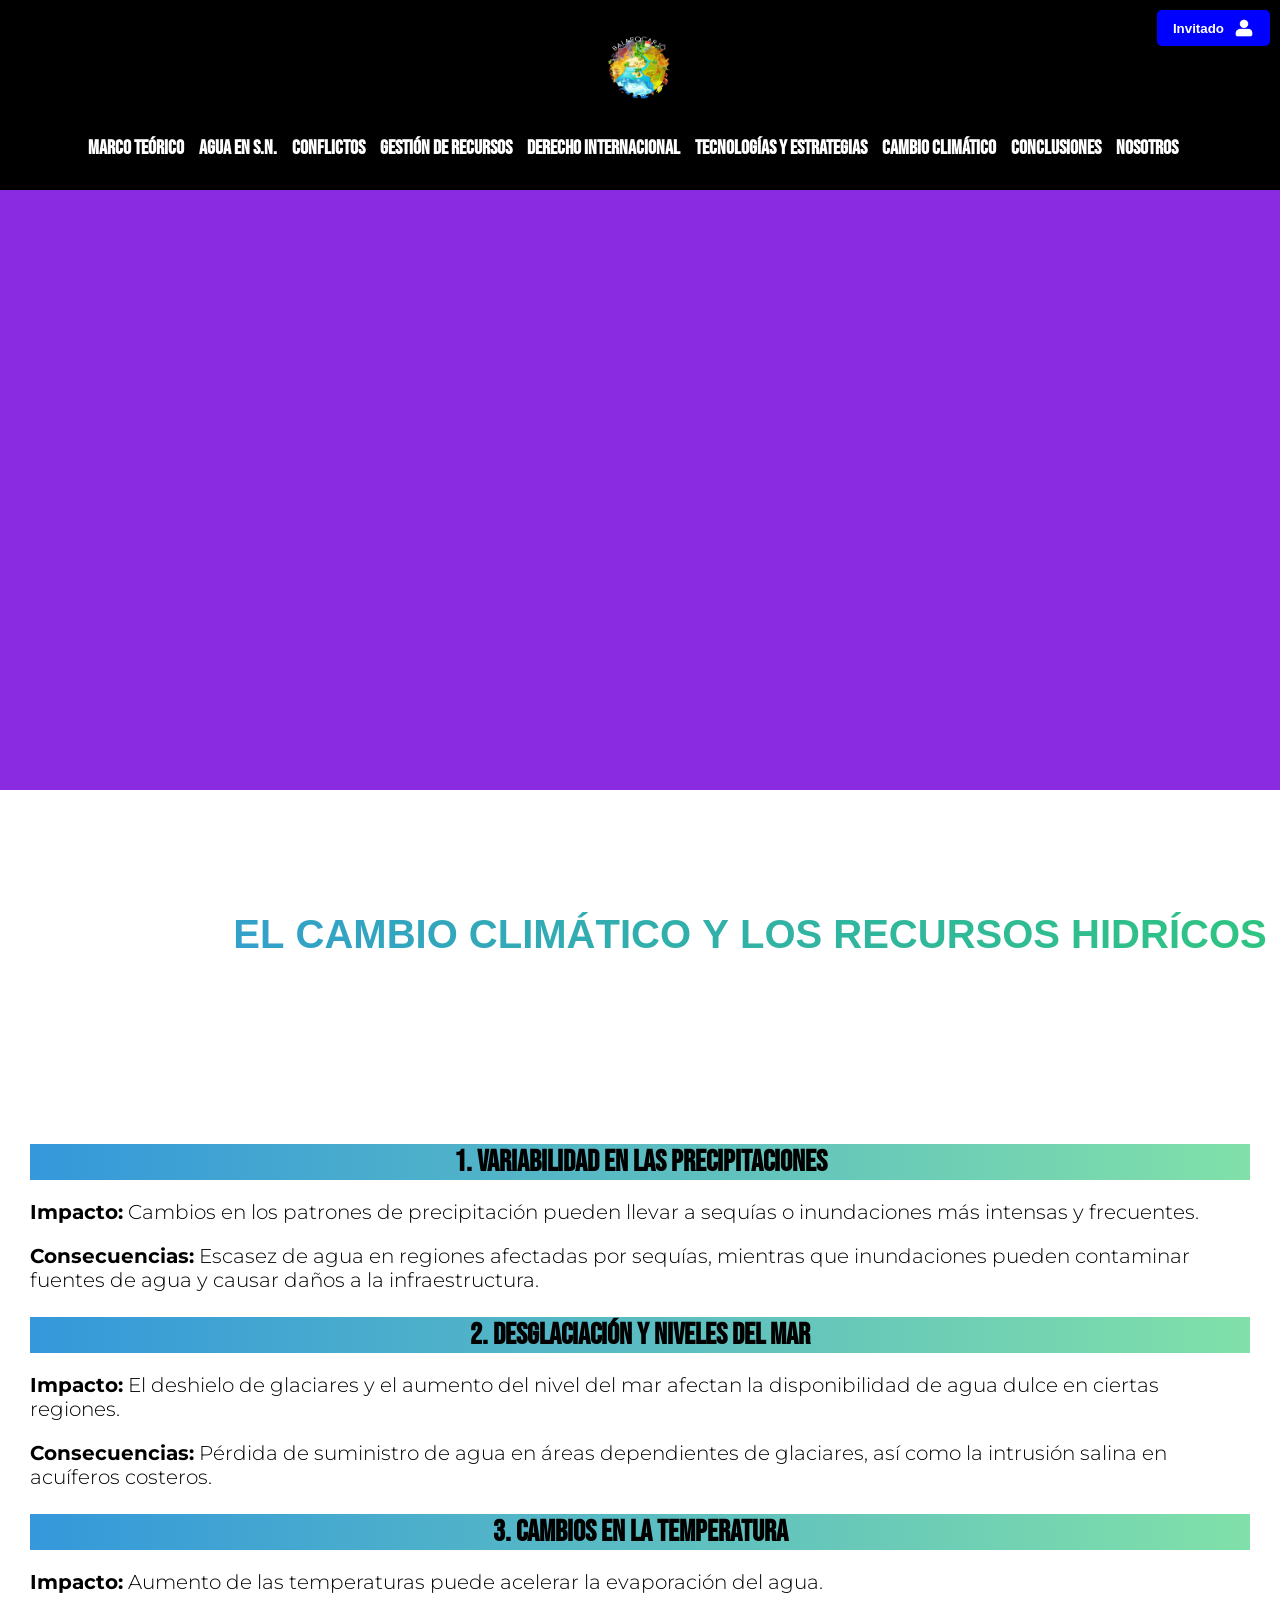
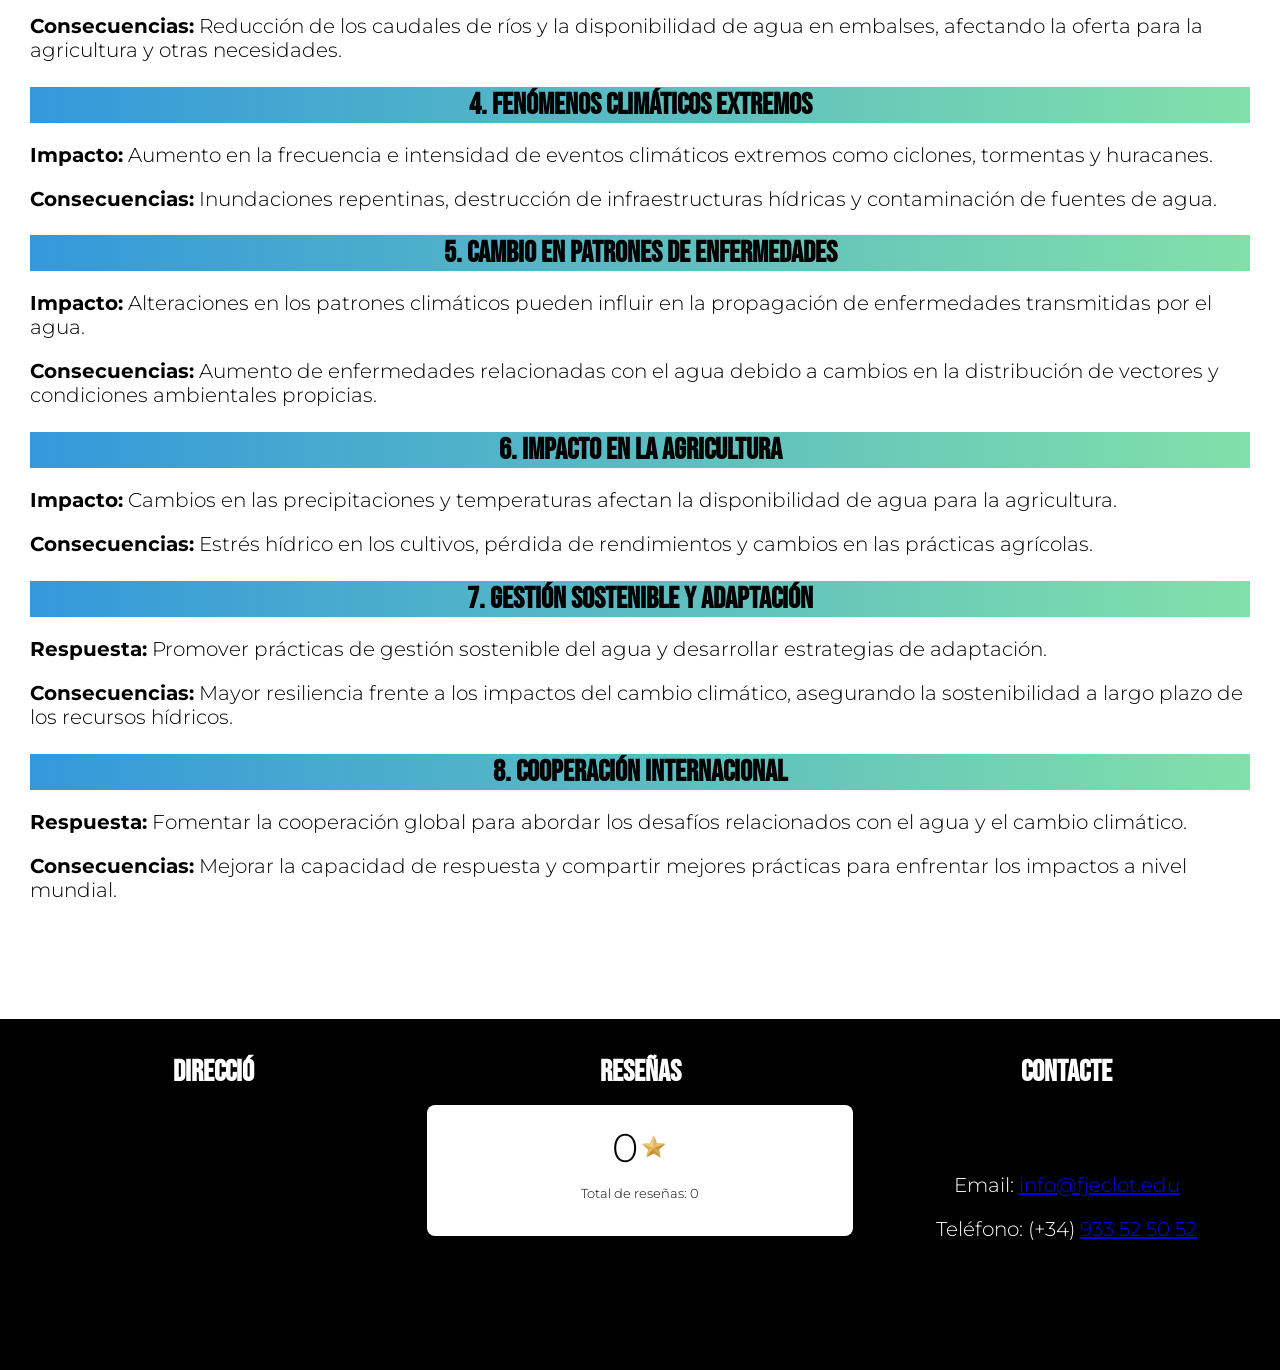
<file: html/cambio-climatico.html>
<!DOCTYPE html>
<html lang="en">

<head>
    <meta charset="UTF-8">
    <meta name="viewport" content="width=device-width, initial-scale=1.0">
    <title>Cambio climático y Recursos Hídricos | GP1 - Aigües</title>
    <link rel="icon" type="image/png" href="../png/logo-negro.png">
    <link rel="stylesheet" href="../css/style.css">
    <link rel="stylesheet" href="../css/resenas.css">
    <style>
    .contenido-pagina h2 {
        background: linear-gradient(to right, #3498db, #2ecc709a);
        align-items: center;
}

    </style>
</head>

<body>
    <header class="page__header">
        <button class="loginButton"><a href="../html/login.html">
            <div class="userButton">
                <span id="usernameDisplay"></span>
            </div>
            <img src="../png/user.png"></a>
        </button>
        <nav class="navigation__container">
            <div class="navigation__container--navs navigation__container--fixed navigation__container--top">
                <section class="desktopNav__container" data-top-component="desktop-nav" data-page-position="nav">
                    <div class="desktopNav">
                        <div class="desktopNav__upper">
                            <div class="desktopNav__tabAndLogoContainer">
                                <div class="insider desktopNav__tabContainer">
                                </div>
                                <a class="desktopNav__logo" href="/index">
                                    <img src="../png/logo-blanco.png" alt="Logo nuestro" height="70">
                                </a>
                            </div>
                            <div class="desktopNav__lower">
                                <ul class="desktopNav__linkContainer">
                                    <li class="desktopNav__linkWrapper"><a id="mvl-flyout-button-0"
                                            class="desktopNav__link mvl-flyout-button" href="../html/marco.html">Marco Teórico</a>
                                        <div class="desktopNav__flyout-container nav-flyout-container-0"></div>
                                    </li>
                                    <li class="desktopNav__linkWrapper"><a id="mvl-flyout-button-1"
                                            class="desktopNav__link mvl-flyout-button" href="../html/seguridad-nacional.html">Agua en S.N.</a>
                                        <div class="desktopNav__flyout-container nav-flyout-container-1"></div>
                                    </li>
                                    <li class="desktopNav__linkWrapper"><a id="mvl-flyout-button-2"
                                            class="desktopNav__link mvl-flyout-button" href="../html/conflictos.html">Conflictos</a>
                                        <div class="desktopNav__flyout-container nav-flyout-container-2"></div>
                                    </li>
                                    <li class="desktopNav__linkWrapper"><a id="mvl-flyout-button-3"
                                            class="desktopNav__link mvl-flyout-button" href="../html/gestion-recursos.html">Gestión de recursos</a>
                                        <div class="desktopNav__flyout-container nav-flyout-container-3"></div>
                                    </li>
                                    <li class="desktopNav__linkWrapper"><a id="mvl-flyout-button-4"
                                            class="desktopNav__link mvl-flyout-button" href="../html/derecho-internacional.html">Derecho internacional</a>
                                        <div class="desktopNav__flyout-container nav-flyout-container-4"></div>
                                    </li>
                                    <li class="desktopNav__linkWrapper"><a id="mvl-flyout-button-5"
                                            class="desktopNav__link mvl-flyout-button" href="../html/tecnologias.html">Tecnologías y estrategias</a>
                                        <div class="desktopNav__flyout-container nav-flyout-container-5"></div>
                                    </li>
                                    <li class="desktopNav__linkWrapper"><a id="mvl-flyout-button-6"
                                            class="desktopNav__link mvl-flyout-button" href="../html/cambio-climatico.html">Cambio climático</a>
                                        <div class="desktopNav__flyout-container nav-flyout-container-6"></div>
                                    </li>
                                    <li class="desktopNav__linkWrapper"><a id="mvl-flyout-button-7"
                                            class="desktopNav__link mvl-flyout-button" href="../html/conclusiones.html">Conclusiones</a>
                                        <div class="desktopNav__flyout-container nav-flyout-container-7"></div>
                                    </li>
                                    <li class="desktopNav__linkWrapper"><a id="mvl-flyout-button-8"
                                        class="desktopNav__link mvl-flyout-button" href="../html/sobre-nosaltres.html">Nosotros</a>
                                    <div class="desktopNav__flyout-container nav-flyout-container-8"></div>
                                </ul>
                                <div id="adminDiv" style="display: none;">
                                    <ul class="desktopNav__linkContainer">
                                        <li class="desktopNav__linkWrapper">Administración |</a>
                                        <div class="desktopNav__flyout-container nav-flyout-container-0"></div>
                                        </li>
                                        <li class="desktopNav__linkWrapper"><a id="mvl-flyout-button-1"
                                            class="desktopNav__link mvl-flyout-button" href="../html/VerUsuarios.html">Ver Usuarios</a>
                                        <div class="desktopNav__flyout-container nav-flyout-container-1"></div>
                                        </li>
                                    </ul>
                                </div>
                            </div>
                        </div>
                </section>
            </div>
        </nav>
    </header>
    <script>
        document.addEventListener('DOMContentLoaded', function() {
        const adminDiv = document.getElementById('adminDiv');

        // Verificar si el usuario no es administrador
        if (!document.cookie.split('; ').find(row => row.startsWith('administrador=true'))) {
            // Ocultar el div si no es administrador
            adminDiv.style.display = 'none';
        } else {
            // Mostrar el div si es administrador
            adminDiv.style.display = 'block';
        }
        });
   </script>
    <div class="slider-wrap">
        <div class="single-slide" id="slide-1"></div>
        <div class="single-slide" id="slide-2"></div>
        <div class="single-slide" id="slide-3"></div>
        <div class="single-slide" id="slide-4"></div>
        <div class="single-slide" id="slide-5"></div>
    </div>
    <br><br><br>
    <center><canvas id="myCanvas" width="1500" height="150" data-texto="EL CAMBIO CLIMÁTICO Y LOS RECURSOS HIDRÍCOS"></canvas></center>
    <br><br><br>
    <div class="contenido-pagina">
        <center><h2>1. Variabilidad en las Precipitaciones</h2></center>
            <p><strong>Impacto:</strong> Cambios en los patrones de precipitación pueden llevar a sequías o inundaciones más intensas y frecuentes.</p>
            <p><strong>Consecuencias:</strong> Escasez de agua en regiones afectadas por sequías, mientras que inundaciones pueden contaminar fuentes de agua y causar daños a la infraestructura.</p>

            <center><h2>2. Desglaciación y Niveles del Mar</h2></center>
            <p><strong>Impacto:</strong> El deshielo de glaciares y el aumento del nivel del mar afectan la disponibilidad de agua dulce en ciertas regiones.</p>
            <p><strong>Consecuencias:</strong> Pérdida de suministro de agua en áreas dependientes de glaciares, así como la intrusión salina en acuíferos costeros.</p>

            <center><h2>3. Cambios en la Temperatura</h2></center>
            <p><strong>Impacto:</strong> Aumento de las temperaturas puede acelerar la evaporación del agua.</p>
            <p><strong>Consecuencias:</strong> Reducción de los caudales de ríos y la disponibilidad de agua en embalses, afectando la oferta para la agricultura y otras necesidades.</p>

            <center><h2>4. Fenómenos Climáticos Extremos</h2></center>
            <p><strong>Impacto:</strong> Aumento en la frecuencia e intensidad de eventos climáticos extremos como ciclones, tormentas y huracanes.</p>
            <p><strong>Consecuencias:</strong> Inundaciones repentinas, destrucción de infraestructuras hídricas y contaminación de fuentes de agua.</p>

            <center><h2>5. Cambio en Patrones de Enfermedades</h2></center>
            <p><strong>Impacto:</strong> Alteraciones en los patrones climáticos pueden influir en la propagación de enfermedades transmitidas por el agua.</p>
            <p><strong>Consecuencias:</strong> Aumento de enfermedades relacionadas con el agua debido a cambios en la distribución de vectores y condiciones ambientales propicias.</p>

            <center><h2>6. Impacto en la Agricultura</h2></center>
            <p><strong>Impacto:</strong> Cambios en las precipitaciones y temperaturas afectan la disponibilidad de agua para la agricultura.</p>
            <p><strong>Consecuencias:</strong> Estrés hídrico en los cultivos, pérdida de rendimientos y cambios en las prácticas agrícolas.</p>

            <center><h2>7. Gestión Sostenible y Adaptación</h2></center>
            <p><strong>Respuesta:</strong> Promover prácticas de gestión sostenible del agua y desarrollar estrategias de adaptación.</p>
            <p><strong>Consecuencias:</strong> Mayor resiliencia frente a los impactos del cambio climático, asegurando la sostenibilidad a largo plazo de los recursos hídricos.</p>

            <center><h2>8. Cooperación Internacional</h2></center>
            <p><strong>Respuesta:</strong> Fomentar la cooperación global para abordar los desafíos relacionados con el agua y el cambio climático.</p>
            <p><strong>Consecuencias:</strong> Mejorar la capacidad de respuesta y compartir mejores prácticas para enfrentar los impactos a nivel mundial.</p>
    </div>
    <br><br><br>
    <footer class="page__header">
        <div class="columna">
            <h2>Direcció</h2>
            <iframe src="https://www.google.com/maps/embed?pb=!1m18!1m12!1m3!1d2992.217023956609!2d2.187923576060926!3d41.41280737129661!2m3!1f0!2f0!3f0!3m2!1i1024!2i768!4f13.1!3m3!1m2!1s0x12a4a32f21aff871%3A0x8a22bf1df6194fbd!2sEscola%20Jesu%C3%AFtes%20El%20Clot!5e0!3m2!1sca!2ses!4v1700584988956!5m2!1sca!2ses" width="400" height="250" style="border:0;" allowfullscreen="" loading="lazy" referrerpolicy="no-referrer-when-downgrade"></iframe>          
        </div>

        <div class="columna">
            <h2>Reseñas</h2>

            <div class="historialReseñas"></div>
        </div>
        

        <div class="columna">
            <h2>Contacte</h2>
            <br><br>
            <p>Email: <a href="mailto:info@fjeclot.edu">info@fjeclot.edu</a></p>
            <p>Teléfono: (+34) <a href="tel:933525052">933 52 50 52</a></p>
           
        </div>
    </footer>
    <script src="https://code.jquery.com/jquery-3.6.4.min.js"></script>
    <script type="text/javascript" src="../js/resenas.js"></script>
    <script type="text/javascript" src="../js/DomCanvasCookies.js"></script>
    <script src="../js/canvas_titulos.js"></script>
</body>
</html>
</file>
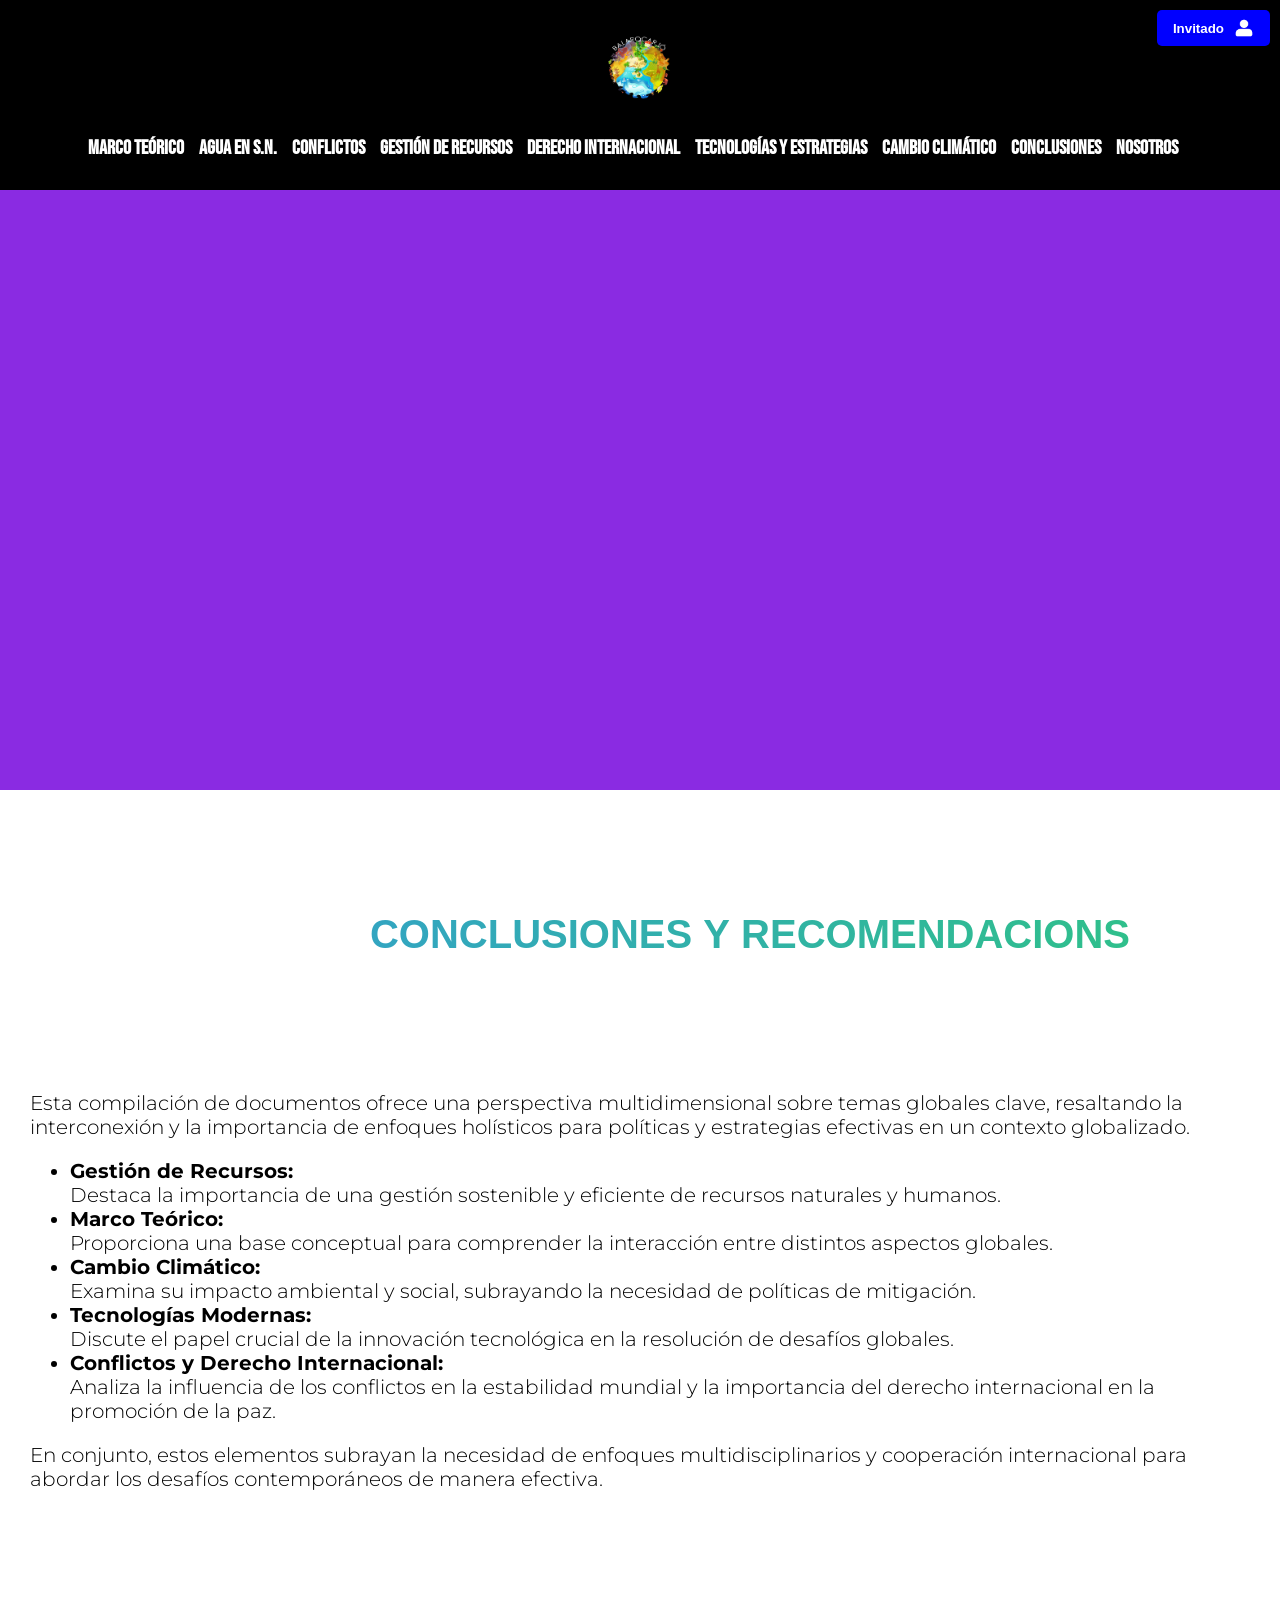
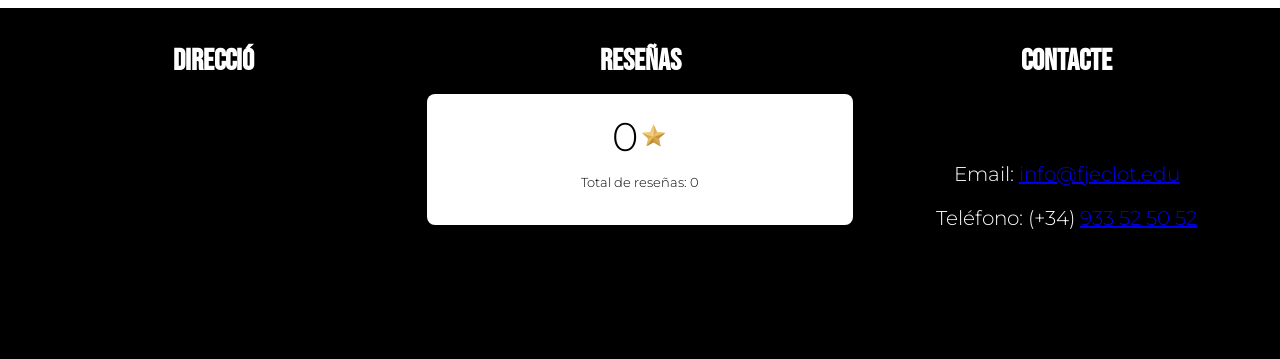
<file: html/conclusiones.html>
<!DOCTYPE html>
<html lang="en">

<head>
    <meta charset="UTF-8">
    <meta name="viewport" content="width=device-width, initial-scale=1.0">
    <title>Conclusiones y Recomendaciones | GP1 - Aigües</title>
    <link rel="icon" type="image/png" href="../png/logo-negro.png">
    <link rel="stylesheet" href="../css/style.css">
    <link rel="stylesheet" href="../css/resenas.css">

</head>

<body>
    <header class="page__header">
        <button class="loginButton"><a href="../html/login.html">
            <div class="userButton">
                <span id="usernameDisplay"></span>
            </div>
            <img src="../png/user.png"></a>
        </button>
        <nav class="navigation__container">
            <div class="navigation__container--navs navigation__container--fixed navigation__container--top">
                <section class="desktopNav__container" data-top-component="desktop-nav" data-page-position="nav">
                    <div class="desktopNav">
                        <div class="desktopNav__upper">
                            <div class="desktopNav__tabAndLogoContainer">
                                <div class="insider desktopNav__tabContainer">
                                </div>
                                <a class="desktopNav__logo" href="/index">
                                    <img src="../png/logo-blanco.png" alt="Logo nuestro" height="70">
                                </a>
                            </div>
                            <div class="desktopNav__lower">
                                <ul class="desktopNav__linkContainer">
                                    <li class="desktopNav__linkWrapper"><a id="mvl-flyout-button-0"
                                            class="desktopNav__link mvl-flyout-button" href="../html/marco.html">Marco Teórico</a>
                                        <div class="desktopNav__flyout-container nav-flyout-container-0"></div>
                                    </li>
                                    <li class="desktopNav__linkWrapper"><a id="mvl-flyout-button-1"
                                            class="desktopNav__link mvl-flyout-button" href="../html/seguridad-nacional.html">Agua en S.N.</a>
                                        <div class="desktopNav__flyout-container nav-flyout-container-1"></div>
                                    </li>
                                    <li class="desktopNav__linkWrapper"><a id="mvl-flyout-button-2"
                                            class="desktopNav__link mvl-flyout-button" href="../html/conflictos.html">Conflictos</a>
                                        <div class="desktopNav__flyout-container nav-flyout-container-2"></div>
                                    </li>
                                    <li class="desktopNav__linkWrapper"><a id="mvl-flyout-button-3"
                                            class="desktopNav__link mvl-flyout-button" href="../html/gestion-recursos.html">Gestión de recursos</a>
                                        <div class="desktopNav__flyout-container nav-flyout-container-3"></div>
                                    </li>
                                    <li class="desktopNav__linkWrapper"><a id="mvl-flyout-button-4"
                                            class="desktopNav__link mvl-flyout-button" href="../html/derecho-internacional.html">Derecho internacional</a>
                                        <div class="desktopNav__flyout-container nav-flyout-container-4"></div>
                                    </li>
                                    <li class="desktopNav__linkWrapper"><a id="mvl-flyout-button-5"
                                            class="desktopNav__link mvl-flyout-button" href="../html/tecnologias.html">Tecnologías y estrategias</a>
                                        <div class="desktopNav__flyout-container nav-flyout-container-5"></div>
                                    </li>
                                    <li class="desktopNav__linkWrapper"><a id="mvl-flyout-button-6"
                                            class="desktopNav__link mvl-flyout-button" href="../html/cambio-climatico.html">Cambio climático</a>
                                        <div class="desktopNav__flyout-container nav-flyout-container-6"></div>
                                    </li> 
                                    <li class="desktopNav__linkWrapper"><a id="mvl-flyout-button-7"
                                            class="desktopNav__link mvl-flyout-button" href="../html/conclusiones.html">Conclusiones</a>
                                        <div class="desktopNav__flyout-container nav-flyout-container-7"></div>
                                    </li>
                                    <li class="desktopNav__linkWrapper"><a id="mvl-flyout-button-7"
                                        class="desktopNav__link mvl-flyout-button" href="../html/sobre-nosaltres.html">Nosotros</a>
                                    <div class="desktopNav__flyout-container nav-flyout-container-7"></div>
                                </li>
                                </ul>
                                <div id="adminDiv" style="display: none;">
                                    <ul class="desktopNav__linkContainer">
                                        <li class="desktopNav__linkWrapper">Administración |</a>
                                        <div class="desktopNav__flyout-container nav-flyout-container-1"></div>
                                        </li>
                                        <li class="desktopNav__linkWrapper"><a id="mvl-flyout-button-2"
                                            class="desktopNav__link mvl-flyout-button" href="../html/VerUsuarios.html">Ver Usuarios</a>
                                        <div class="desktopNav__flyout-container nav-flyout-container-10"></div>
                                        </li>
                                    </ul>
                                </div>
                            </div>
                        </div>
                </section>
            </div>
        </nav>
    </header>
    <script>
        document.addEventListener('DOMContentLoaded', function() {
        const adminDiv = document.getElementById('adminDiv');

        // Verificar si el usuario no es administrador
        if (!document.cookie.split('; ').find(row => row.startsWith('administrador=true'))) {
            // Ocultar el div si no es administrador
            adminDiv.style.display = 'none';
        } else {
            // Mostrar el div si es administrador
            adminDiv.style.display = 'block';
        }
        });
   </script>
    <div class="slider-wrap">
        <div class="single-slide" id="slide-1"></div>
        <div class="single-slide" id="slide-2"></div>
        <div class="single-slide" id="slide-3"></div>
        <div class="single-slide" id="slide-4"></div>
        <div class="single-slide" id="slide-5"></div>
    </div>
    <br><br><br>
    <center><canvas id="myCanvas" width="1500" height="150" data-texto="CONCLUSIONES Y RECOMENDACIONS"></canvas></center>
    <br>
    <div class="contenido-pagina">
        <p>Esta compilación de documentos ofrece una perspectiva multidimensional sobre temas globales clave, resaltando la interconexión y la importancia de enfoques holísticos para políticas y estrategias efectivas en un contexto globalizado.</p>
        <ul>
            <li id="li"><b>Gestión de Recursos:</b> <br>
                Destaca la importancia de una gestión sostenible y eficiente de recursos naturales y humanos.</li>
            <li id="li"><b>Marco Teórico:</b><br>
                 Proporciona una base conceptual para comprender la interacción entre distintos aspectos globales.</li>
            <li id="li"><b>Cambio Climático:</b><br>
                 Examina su impacto ambiental y social, subrayando la necesidad de políticas de mitigación.</li>
            <li id="li"><b>Tecnologías Modernas:</b> <br>
                Discute el papel crucial de la innovación tecnológica en la resolución de desafíos globales.</li>
            <li id="li"><b>Conflictos y Derecho Internacional:</b><br>
                 Analiza la influencia de los conflictos en la estabilidad mundial y la importancia del derecho internacional en la promoción de la paz.</li>
        </ul>
        <p>En conjunto, estos elementos subrayan la necesidad de enfoques multidisciplinarios y cooperación internacional para abordar los desafíos contemporáneos de manera efectiva.</p>
    </div>
    <br><br><br>
    <footer class="page__header">
        <div class="columna">
            <h2>Direcció</h2>
            <iframe src="https://www.google.com/maps/embed?pb=!1m18!1m12!1m3!1d2992.217023956609!2d2.187923576060926!3d41.41280737129661!2m3!1f0!2f0!3f0!3m2!1i1024!2i768!4f13.1!3m3!1m2!1s0x12a4a32f21aff871%3A0x8a22bf1df6194fbd!2sEscola%20Jesu%C3%AFtes%20El%20Clot!5e0!3m2!1sca!2ses!4v1700584988956!5m2!1sca!2ses" width="400" height="250" style="border:0;" allowfullscreen="" loading="lazy" referrerpolicy="no-referrer-when-downgrade"></iframe>          
        </div>

        <div class="columna">
            <h2>Reseñas</h2>

            <div class="historialReseñas"></div>
            
        </div>
        

        <div class="columna">
            <h2>Contacte</h2>
            
            <br><br>
            <p>Email: <a href="mailto:info@fjeclot.edu">info@fjeclot.edu</a></p>
            <p>Teléfono: (+34) <a href="tel:933525052">933 52 50 52</a></p>
            
        </div>
    </footer>
    <script src="https://code.jquery.com/jquery-3.6.4.min.js"></script>
    <script type="text/javascript" src="../js/resenas.js"></script>
    <script type="text/javascript" src="../js/DomCanvasCookies.js"></script>
    <script src="../js/canvas_titulos.js"></script>
</body>
</html>
</file>
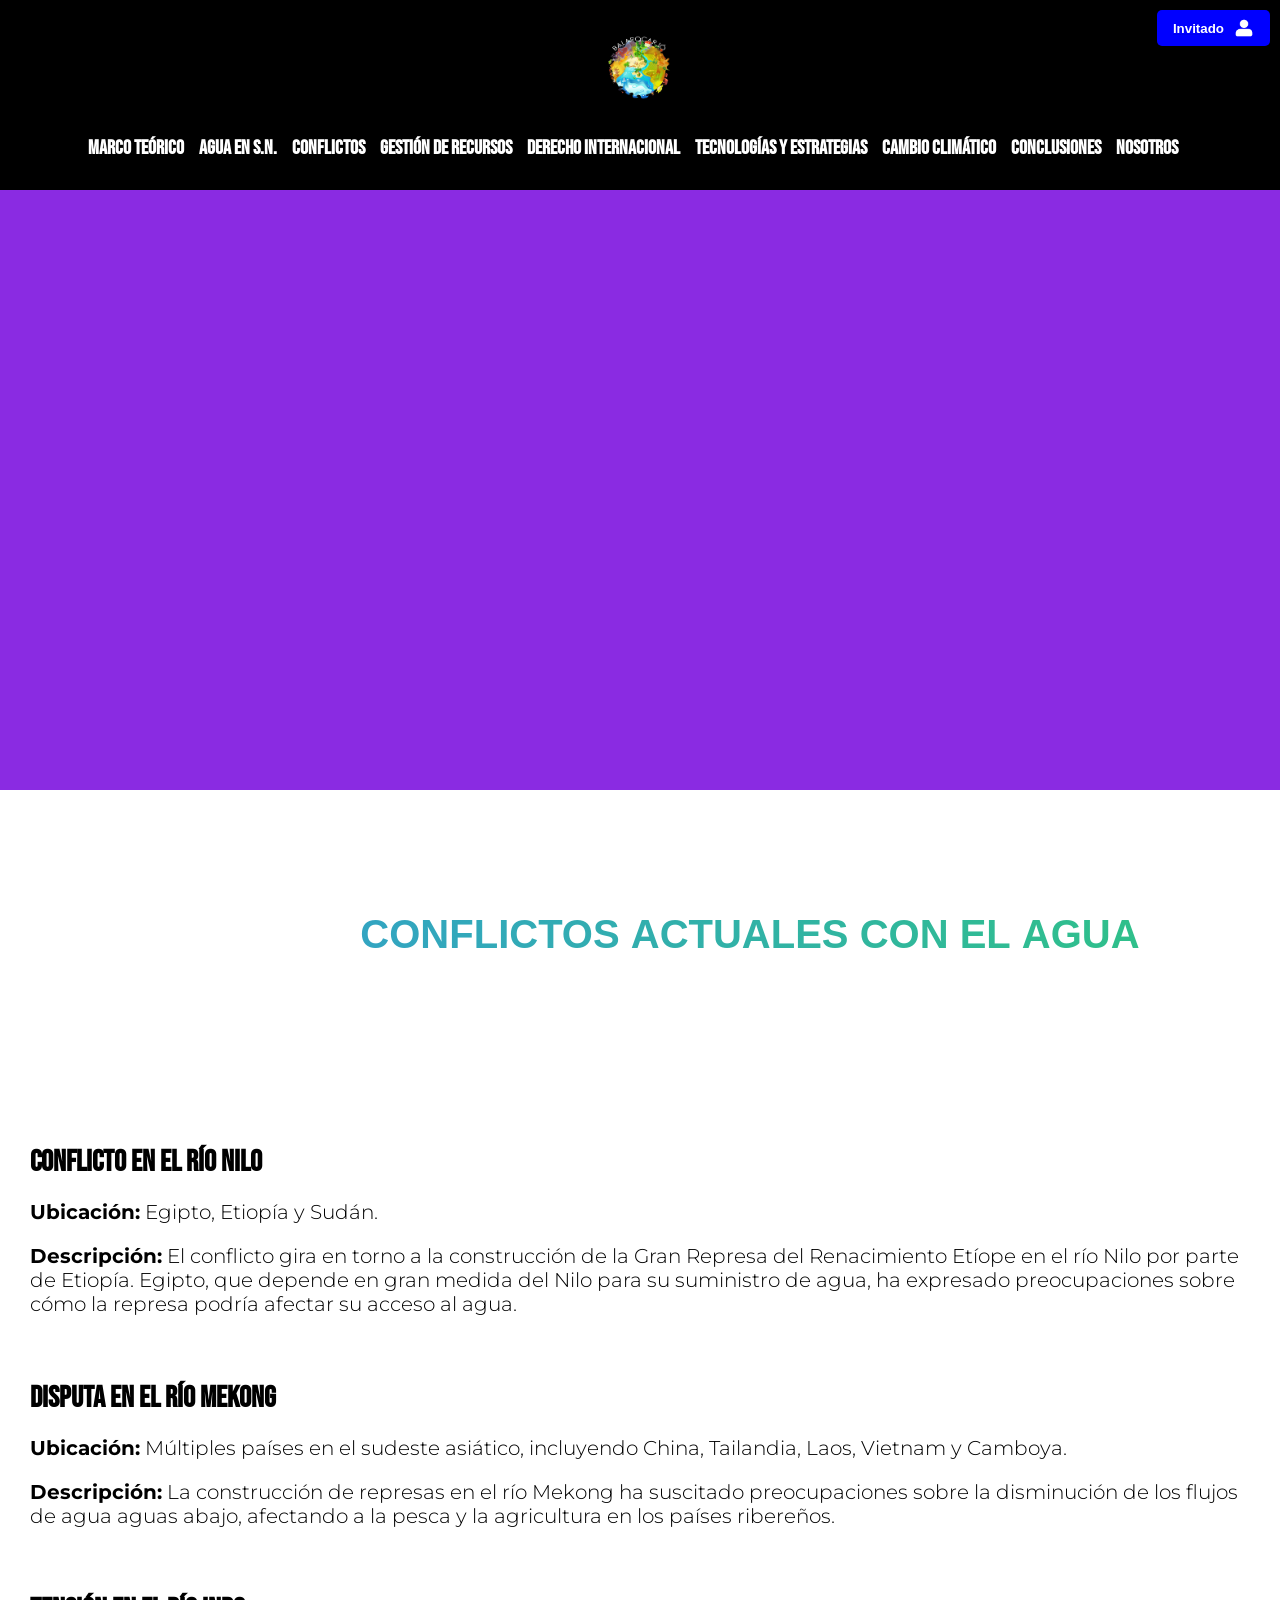
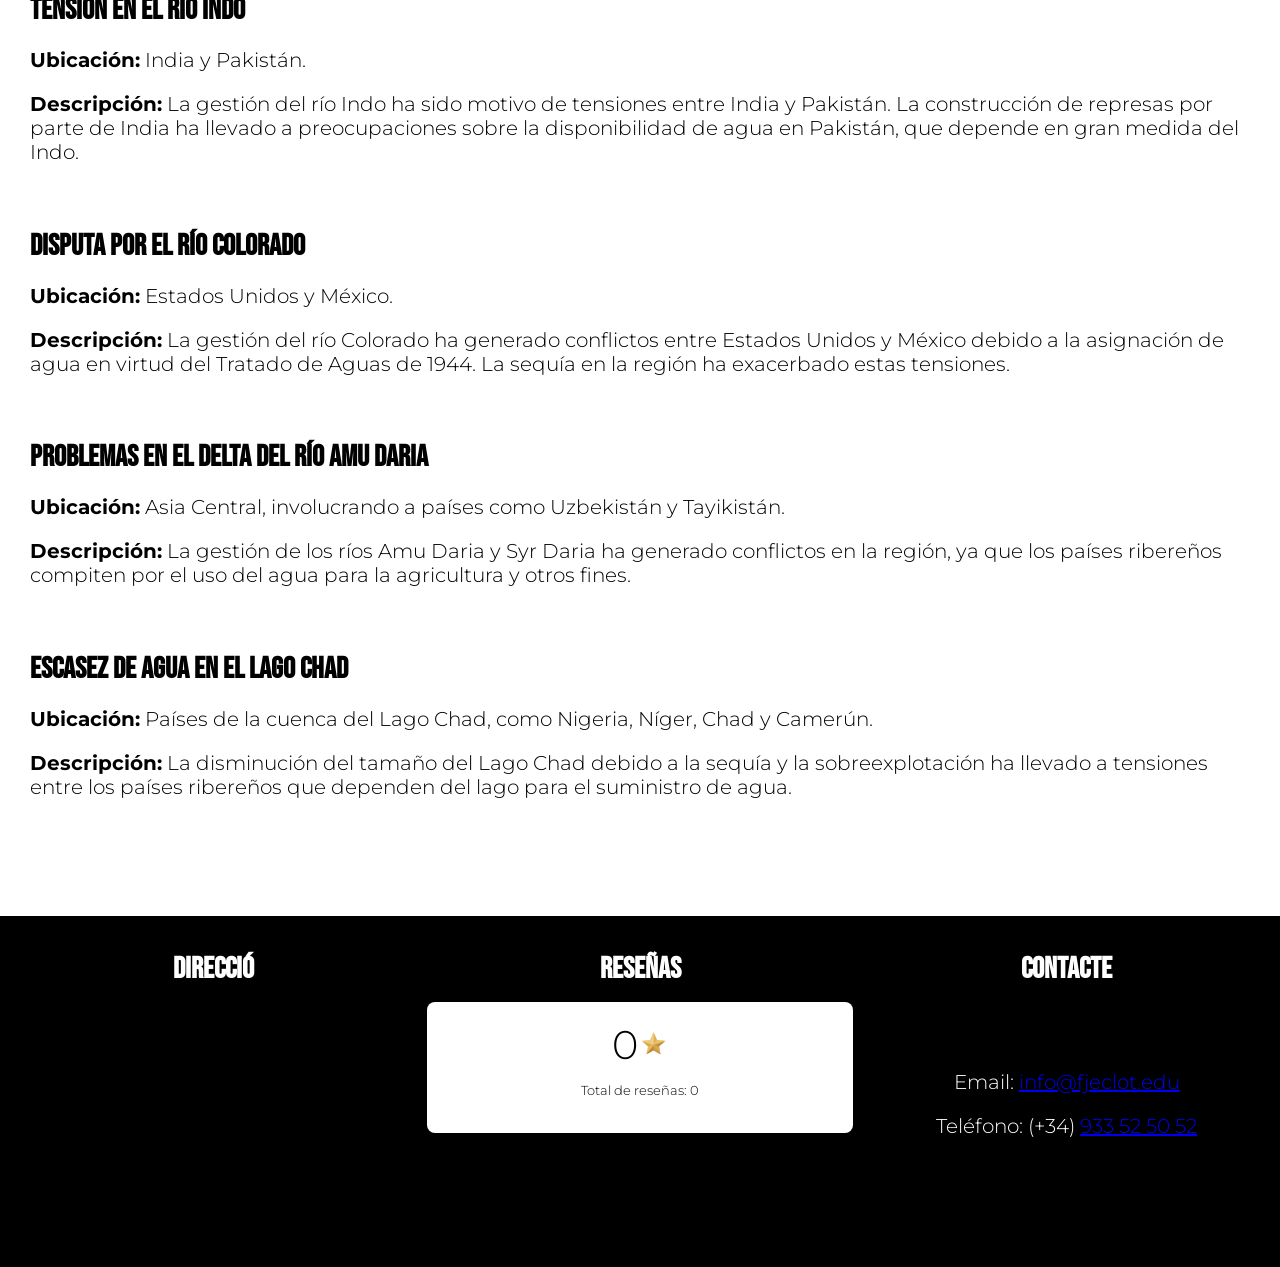
<file: html/conflictos.html>
<!DOCTYPE html>
<html lang="en">

<head>
    <meta charset="UTF-8">
    <meta name="viewport" content="width=device-width, initial-scale=1.0">
    <title>Conflictos Actuales | GP1 - Aigües</title>
    <link rel="icon" type="image/png" href="../png/logo-negro.png">
    <link rel="stylesheet" href="../css/style.css">
    <link rel="stylesheet" href="../css/resenas.css">

</head>

<body>
    <header class="page__header">
        <button class="loginButton"><a href="../html/login.html">
            <div class="userButton">
                <span id="usernameDisplay"></span>
            </div>
            <img src="../png/user.png"></a>
        </button>
        <nav class="navigation__container">
            <div class="navigation__container--navs navigation__container--fixed navigation__container--top">
                <section class="desktopNav__container" data-top-component="desktop-nav" data-page-position="nav">
                    <div class="desktopNav">
                        <div class="desktopNav__upper">
                            <div class="desktopNav__tabAndLogoContainer">
                                <div class="insider desktopNav__tabContainer">
                                </div>
                                <a class="desktopNav__logo" href="/index">
                                    <img src="../png/logo-blanco.png" alt="Logo nuestro" height="70">
                                </a>
                            </div>
                            <div class="desktopNav__lower">
                                <ul class="desktopNav__linkContainer">
                                    <li class="desktopNav__linkWrapper"><a id="mvl-flyout-button-0"
                                            class="desktopNav__link mvl-flyout-button" href="../html/marco.html">Marco Teórico</a>
                                        <div class="desktopNav__flyout-container nav-flyout-container-0"></div>
                                    </li>
                                    <li class="desktopNav__linkWrapper"><a id="mvl-flyout-button-1"
                                            class="desktopNav__link mvl-flyout-button" href="../html/seguridad-nacional.html">Agua en S.N.</a>
                                        <div class="desktopNav__flyout-container nav-flyout-container-1"></div>
                                    </li>
                                    <li class="desktopNav__linkWrapper"><a id="mvl-flyout-button-2"
                                            class="desktopNav__link mvl-flyout-button" href="../html/conflictos.html">Conflictos</a>
                                        <div class="desktopNav__flyout-container nav-flyout-container-2"></div>
                                    </li>
                                    <li class="desktopNav__linkWrapper"><a id="mvl-flyout-button-3"
                                            class="desktopNav__link mvl-flyout-button" href="../html/gestion-recursos.html">Gestión de recursos</a>
                                        <div class="desktopNav__flyout-container nav-flyout-container-3"></div>
                                    </li>
                                    <li class="desktopNav__linkWrapper"><a id="mvl-flyout-button-4"
                                            class="desktopNav__link mvl-flyout-button" href="../html/derecho-internacional.html">Derecho internacional</a>
                                        <div class="desktopNav__flyout-container nav-flyout-container-4"></div>
                                    </li>
                                    <li class="desktopNav__linkWrapper"><a id="mvl-flyout-button-5"
                                            class="desktopNav__link mvl-flyout-button" href="../html/tecnologias.html">Tecnologías y estrategias</a>
                                        <div class="desktopNav__flyout-container nav-flyout-container-5"></div>
                                    </li>
                                    <li class="desktopNav__linkWrapper"><a id="mvl-flyout-button-6"
                                            class="desktopNav__link mvl-flyout-button" href="../html/cambio-climatico.html">Cambio climático</a>
                                        <div class="desktopNav__flyout-container nav-flyout-container-6"></div>
                                    </li>
                                    <li class="desktopNav__linkWrapper"><a id="mvl-flyout-button-7"
                                            class="desktopNav__link mvl-flyout-button" href="../html/conclusiones.html">Conclusiones</a>
                                        <div class="desktopNav__flyout-container nav-flyout-container-7"></div>
                                    </li>
                                    <li class="desktopNav__linkWrapper"><a id="mvl-flyout-button-7"
                                        class="desktopNav__link mvl-flyout-button" href="../html/sobre-nosaltres.html">Nosotros</a>
                                    <div class="desktopNav__flyout-container nav-flyout-container-7"></div>
                                </li>
                                </ul>
                                <div id="adminDiv" style="display: none;">
                                    <ul class="desktopNav__linkContainer">
                                        <li class="desktopNav__linkWrapper">Administración |</a>
                                        <div class="desktopNav__flyout-container nav-flyout-container-1"></div>
                                        </li>
                                        <li class="desktopNav__linkWrapper"><a id="mvl-flyout-button-2"
                                            class="desktopNav__link mvl-flyout-button" href="../html/VerUsuarios.html">Ver Usuarios</a>
                                        <div class="desktopNav__flyout-container nav-flyout-container-10"></div>
                                        </li>
                                    </ul>
                                </div>
                            </div>
                        </div>
                </section>
            </div>
        </nav>
    </header>
    <script>
        document.addEventListener('DOMContentLoaded', function() {
        const adminDiv = document.getElementById('adminDiv');

        // Verificar si el usuario no es administrador
        if (!document.cookie.split('; ').find(row => row.startsWith('administrador=true'))) {
            // Ocultar el div si no es administrador
            adminDiv.style.display = 'none';
        } else {
            // Mostrar el div si es administrador
            adminDiv.style.display = 'block';
        }
        });
   </script>
    <div class="slider-wrap">
        <div class="single-slide" id="slide-1"></div>
        <div class="single-slide" id="slide-2"></div>
        <div class="single-slide" id="slide-3"></div>
        <div class="single-slide" id="slide-4"></div>
        <div class="single-slide" id="slide-5"></div>
    </div>
    <br><br><br>
    <center><canvas id="myCanvas" width="1500" height="150" data-texto="CONFLICTOS ACTUALES CON EL AGUA"></canvas></center>
    <br><br><br>
    <div class="contenido-pagina">
        <h2><b>Conflicto en el río Nilo</b></h2>
<p><strong>Ubicación:</strong> Egipto, Etiopía y Sudán.</p>
<p><strong>Descripción:</strong> El conflicto gira en torno a la construcción de la Gran Represa del Renacimiento Etíope en el río Nilo por parte de Etiopía. Egipto, que depende en gran medida del Nilo para su suministro de agua, ha expresado preocupaciones sobre cómo la represa podría afectar su acceso al agua.</p>
<br>

<h2><b>Disputa en el río Mekong</b></h2>
<p><strong>Ubicación:</strong> Múltiples países en el sudeste asiático, incluyendo China, Tailandia, Laos, Vietnam y Camboya.</p>
<p><strong>Descripción:</strong> La construcción de represas en el río Mekong ha suscitado preocupaciones sobre la disminución de los flujos de agua aguas abajo, afectando a la pesca y la agricultura en los países ribereños.</p>
<br>

<h2><b>Tensión en el río Indo</b></h2>
<p><strong>Ubicación:</strong> India y Pakistán.</p>
<p><strong>Descripción:</strong> La gestión del río Indo ha sido motivo de tensiones entre India y Pakistán. La construcción de represas por parte de India ha llevado a preocupaciones sobre la disponibilidad de agua en Pakistán, que depende en gran medida del Indo.</p>
<br>

<h2><b>Disputa por el río Colorado</b></h2>
<p><strong>Ubicación:</strong> Estados Unidos y México.</p>
<p><strong>Descripción:</strong> La gestión del río Colorado ha generado conflictos entre Estados Unidos y México debido a la asignación de agua en virtud del Tratado de Aguas de 1944. La sequía en la región ha exacerbado estas tensiones.</p>
<br>

<h2><b>Problemas en el delta del río Amu Daria</b></h2>
<p><strong>Ubicación:</strong> Asia Central, involucrando a países como Uzbekistán y Tayikistán.</p>
<p><strong>Descripción:</strong> La gestión de los ríos Amu Daria y Syr Daria ha generado conflictos en la región, ya que los países ribereños compiten por el uso del agua para la agricultura y otros fines.</p>
<br>

<h2><b>Escasez de agua en el Lago Chad</b></h2>
<p><strong>Ubicación:</strong> Países de la cuenca del Lago Chad, como Nigeria, Níger, Chad y Camerún.</p>
<p><strong>Descripción:</strong> La disminución del tamaño del Lago Chad debido a la sequía y la sobreexplotación ha llevado a tensiones entre los países ribereños que dependen del lago para el suministro de agua.</p>
    </div>
    <br><br><br>
    <footer class="page__header">
        <div class="columna">
            <h2>Direcció</h2>
            <iframe src="https://www.google.com/maps/embed?pb=!1m18!1m12!1m3!1d2992.217023956609!2d2.187923576060926!3d41.41280737129661!2m3!1f0!2f0!3f0!3m2!1i1024!2i768!4f13.1!3m3!1m2!1s0x12a4a32f21aff871%3A0x8a22bf1df6194fbd!2sEscola%20Jesu%C3%AFtes%20El%20Clot!5e0!3m2!1sca!2ses!4v1700584988956!5m2!1sca!2ses" width="400" height="250" style="border:0;" allowfullscreen="" loading="lazy" referrerpolicy="no-referrer-when-downgrade"></iframe>          
        </div>

        <div class="columna">
            <h2>Reseñas</h2>

            <div class="historialReseñas"></div>
        </div>
        

        <div class="columna">
            <h2>Contacte</h2>
            <br><br>
            <p>Email: <a href="mailto:info@fjeclot.edu">info@fjeclot.edu</a></p>
            <p>Teléfono: (+34) <a href="tel:933525052">933 52 50 52</a></p>
            
        </div>
    </footer>
    <script src="https://code.jquery.com/jquery-3.6.4.min.js"></script>
    <script type="text/javascript" src="../js/resenas.js"></script>
    <script type="text/javascript" src="../js/DomCanvasCookies.js"></script>
    <script src="../js/canvas_titulos.js"></script>
</body>
</html>
</file>
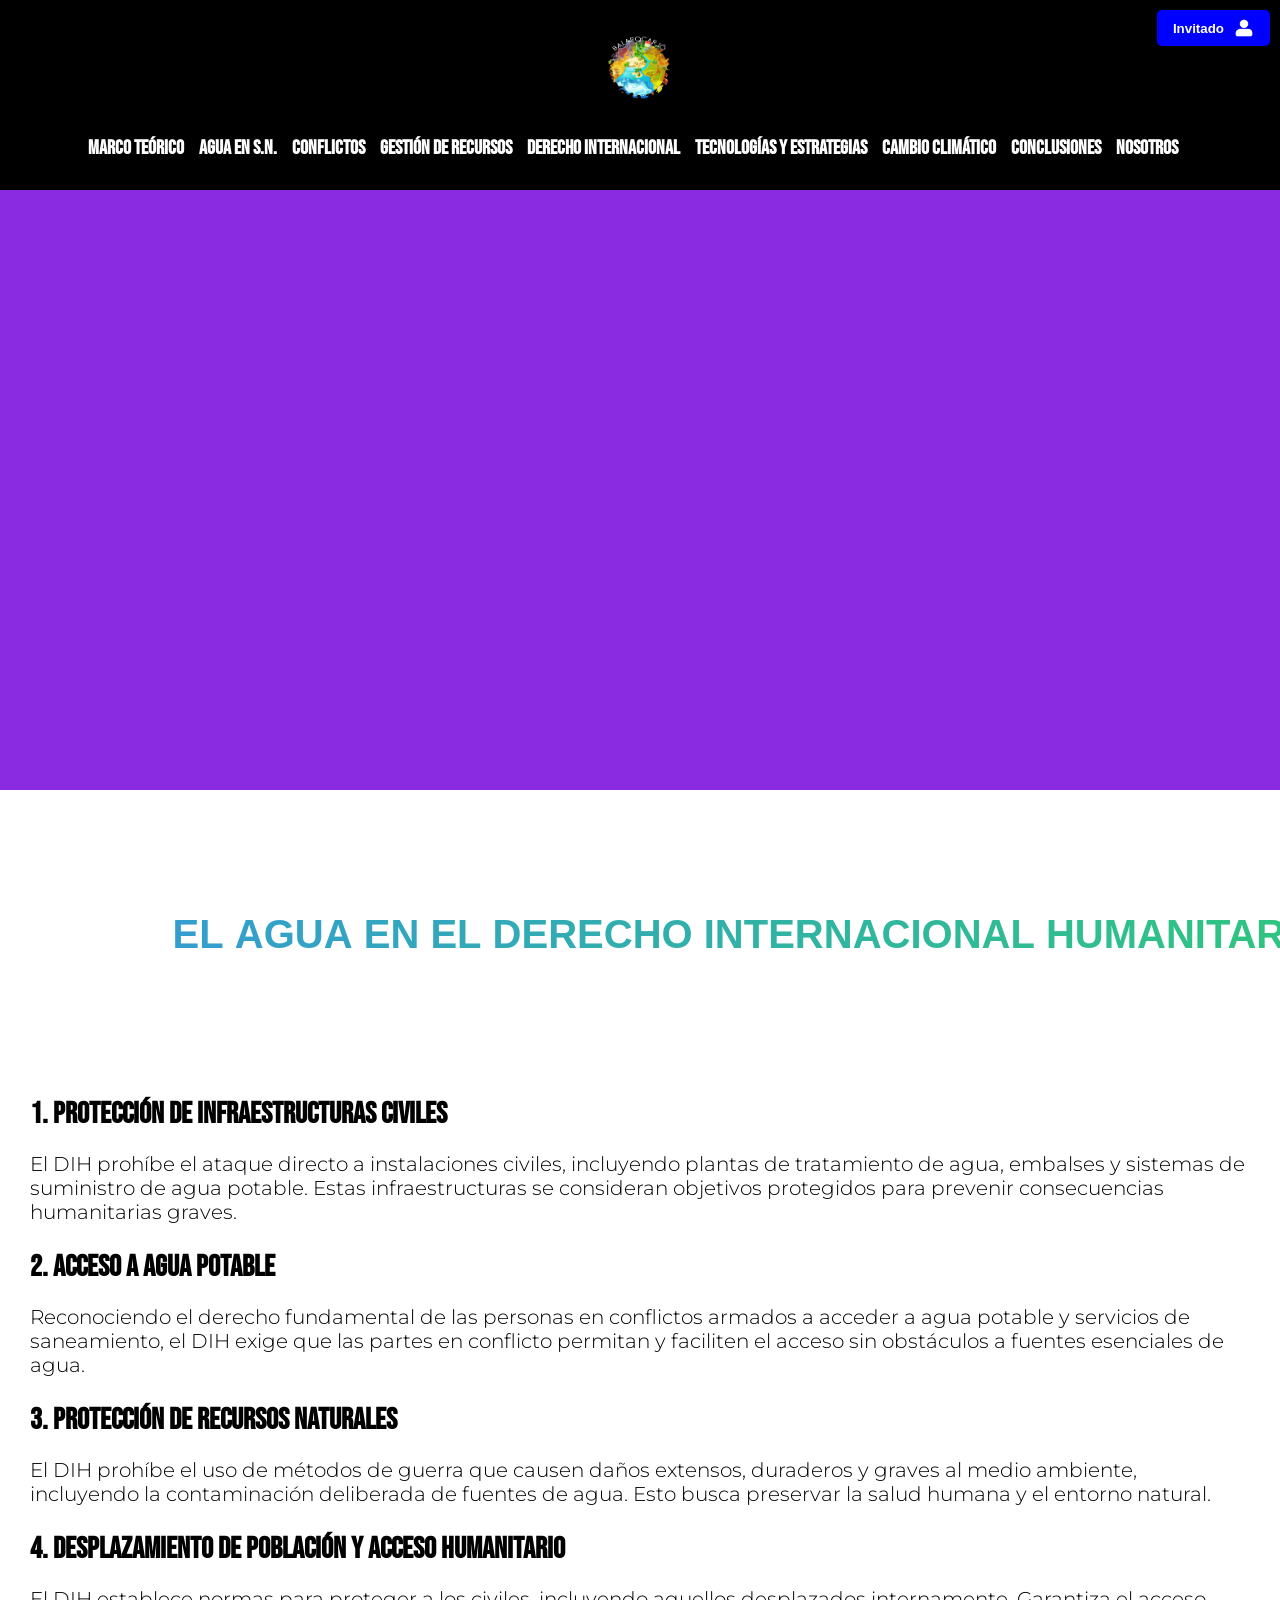
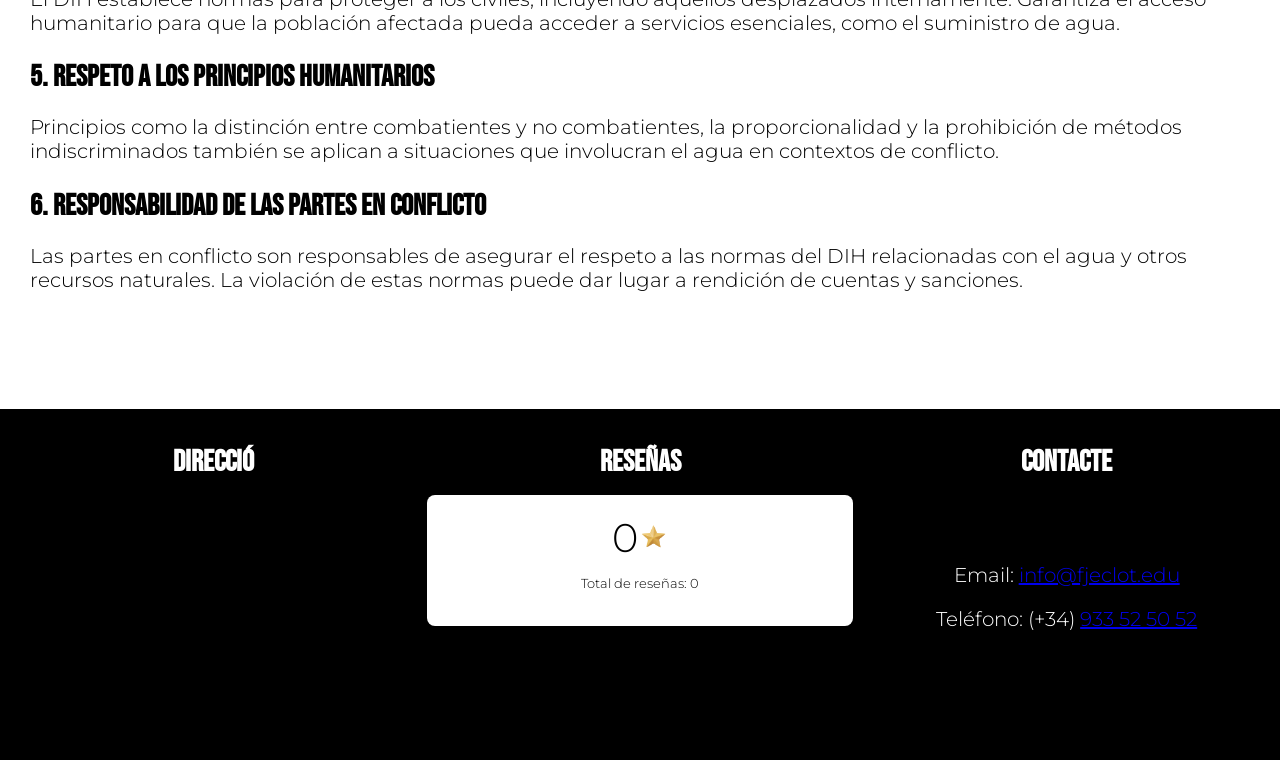
<file: html/derecho-internacional.html>
<!DOCTYPE html>
<html lang="en">

<head>
    <meta charset="UTF-8">
    <meta name="viewport" content="width=device-width, initial-scale=1.0">
    <title>Derecho Internacional Humanitario | GP1 - Aigües</title>
    <link rel="icon" type="image/png" href="../png/logo-negro.png">
    <link rel="stylesheet" href="../css/style.css">
    <link rel="stylesheet" href="../css/resenas.css">

</head>

<body>
    <header class="page__header">
        <button class="loginButton"><a href="../html/login.html">
            <div class="userButton">
                <span id="usernameDisplay"></span>
            </div>
            <img src="../png/user.png"></a>
        </button>
        <nav class="navigation__container">
            <div class="navigation__container--navs navigation__container--fixed navigation__container--top">
                <section class="desktopNav__container" data-top-component="desktop-nav" data-page-position="nav">
                    <div class="desktopNav">
                        <div class="desktopNav__upper">
                            <div class="desktopNav__tabAndLogoContainer">
                                <div class="insider desktopNav__tabContainer">
                                </div>
                                <a class="desktopNav__logo" href="/index">
                                    <img src="../png/logo-blanco.png" alt="Logo nuestro" height="70">
                                </a>
                            </div>
                            <div class="desktopNav__lower">
                                <ul class="desktopNav__linkContainer">
                                    <li class="desktopNav__linkWrapper"><a id="mvl-flyout-button-0"
                                            class="desktopNav__link mvl-flyout-button" href="../html/marco.html">Marco Teórico</a>
                                        <div class="desktopNav__flyout-container nav-flyout-container-0"></div>
                                    </li>
                                    <li class="desktopNav__linkWrapper"><a id="mvl-flyout-button-1"
                                            class="desktopNav__link mvl-flyout-button" href="../html/seguridad-nacional.html">Agua en S.N.</a>
                                        <div class="desktopNav__flyout-container nav-flyout-container-1"></div>
                                    </li>
                                    <li class="desktopNav__linkWrapper"><a id="mvl-flyout-button-2"
                                            class="desktopNav__link mvl-flyout-button" href="../html/conflictos.html">Conflictos</a>
                                        <div class="desktopNav__flyout-container nav-flyout-container-2"></div>
                                    </li>
                                    <li class="desktopNav__linkWrapper"><a id="mvl-flyout-button-3"
                                            class="desktopNav__link mvl-flyout-button" href="../html/gestion-recursos.html">Gestión de recursos</a>
                                        <div class="desktopNav__flyout-container nav-flyout-container-3"></div>
                                    </li>
                                    <li class="desktopNav__linkWrapper"><a id="mvl-flyout-button-4"
                                            class="desktopNav__link mvl-flyout-button" href="../html/derecho-internacional.html">Derecho internacional</a>
                                        <div class="desktopNav__flyout-container nav-flyout-container-4"></div>
                                    </li>
                                    <li class="desktopNav__linkWrapper"><a id="mvl-flyout-button-5"
                                            class="desktopNav__link mvl-flyout-button" href="../html/tecnologias.html">Tecnologías y estrategias</a>
                                        <div class="desktopNav__flyout-container nav-flyout-container-5"></div>
                                    </li>
                                    <li class="desktopNav__linkWrapper"><a id="mvl-flyout-button-6"
                                            class="desktopNav__link mvl-flyout-button" href="../html/cambio-climatico.html">Cambio climático</a>
                                        <div class="desktopNav__flyout-container nav-flyout-container-6"></div>
                                    </li>
                                    <li class="desktopNav__linkWrapper"><a id="mvl-flyout-button-7"
                                            class="desktopNav__link mvl-flyout-button" href="../html/conclusiones.html">Conclusiones</a>
                                        <div class="desktopNav__flyout-container nav-flyout-container-7"></div>
                                    </li>
                                    <li class="desktopNav__linkWrapper"><a id="mvl-flyout-button-7"
                                        class="desktopNav__link mvl-flyout-button" href="../html/sobre-nosaltres.html">Nosotros</a>
                                    <div class="desktopNav__flyout-container nav-flyout-container-7"></div>
                                </li>
                                </ul>
                                <div id="adminDiv" style="display: none;">
                                    <ul class="desktopNav__linkContainer">
                                        <li class="desktopNav__linkWrapper">Administración |</a>
                                        <div class="desktopNav__flyout-container nav-flyout-container-1"></div>
                                        </li>
                                        <li class="desktopNav__linkWrapper"><a id="mvl-flyout-button-2"
                                            class="desktopNav__link mvl-flyout-button" href="../html/VerUsuarios.html">Ver Usuarios</a>
                                        <div class="desktopNav__flyout-container nav-flyout-container-10"></div>
                                        </li>
                                    </ul>
                                </div>
                            </div>
                        </div>
                </section>
            </div>
        </nav>
    </header>
    <script>
        document.addEventListener('DOMContentLoaded', function() {
        const adminDiv = document.getElementById('adminDiv');

        // Verificar si el usuario no es administrador
        if (!document.cookie.split('; ').find(row => row.startsWith('administrador=true'))) {
            // Ocultar el div si no es administrador
            adminDiv.style.display = 'none';
        } else {
            // Mostrar el div si es administrador
            adminDiv.style.display = 'block';
        }
        });
   </script>
    <div class="slider-wrap">
        <div class="single-slide" id="slide-1"></div>
        <div class="single-slide" id="slide-2"></div>
        <div class="single-slide" id="slide-3"></div>
        <div class="single-slide" id="slide-4"></div>
        <div class="single-slide" id="slide-5"></div>
    </div>
    <br><br><br>
    <center><canvas id="myCanvas" width="1500" height="150" data-texto="EL AGUA EN EL DERECHO INTERNACIONAL HUMANITARIO"></canvas></center>
    <br>
    <div class="contenido-pagina">

        <h2>1. Protección de Infraestructuras Civiles</h2>
        <p>El DIH prohíbe el ataque directo a instalaciones civiles, incluyendo plantas de tratamiento de agua, embalses y sistemas de suministro de agua potable. Estas infraestructuras se consideran objetivos protegidos para prevenir consecuencias humanitarias graves.</p>
    
        <h2>2. Acceso a Agua Potable</h2>
        <p>Reconociendo el derecho fundamental de las personas en conflictos armados a acceder a agua potable y servicios de saneamiento, el DIH exige que las partes en conflicto permitan y faciliten el acceso sin obstáculos a fuentes esenciales de agua.</p>
    
        <h2>3. Protección de Recursos Naturales</h2>
        <p>El DIH prohíbe el uso de métodos de guerra que causen daños extensos, duraderos y graves al medio ambiente, incluyendo la contaminación deliberada de fuentes de agua. Esto busca preservar la salud humana y el entorno natural.</p>
    
        <h2>4. Desplazamiento de Población y Acceso Humanitario</h2>
        <p>El DIH establece normas para proteger a los civiles, incluyendo aquellos desplazados internamente. Garantiza el acceso humanitario para que la población afectada pueda acceder a servicios esenciales, como el suministro de agua.</p>
    
        <h2>5. Respeto a los Principios Humanitarios</h2>
        <p>Principios como la distinción entre combatientes y no combatientes, la proporcionalidad y la prohibición de métodos indiscriminados también se aplican a situaciones que involucran el agua en contextos de conflicto.</p>
    
        <h2>6. Responsabilidad de las Partes en Conflicto</h2>
        <p>Las partes en conflicto son responsables de asegurar el respeto a las normas del DIH relacionadas con el agua y otros recursos naturales. La violación de estas normas puede dar lugar a rendición de cuentas y sanciones.</p>
    
    </div>
    <br><br><br>
    <footer class="page__header">
        <div class="columna">
            <h2>Direcció</h2>
            <iframe src="https://www.google.com/maps/embed?pb=!1m18!1m12!1m3!1d2992.217023956609!2d2.187923576060926!3d41.41280737129661!2m3!1f0!2f0!3f0!3m2!1i1024!2i768!4f13.1!3m3!1m2!1s0x12a4a32f21aff871%3A0x8a22bf1df6194fbd!2sEscola%20Jesu%C3%AFtes%20El%20Clot!5e0!3m2!1sca!2ses!4v1700584988956!5m2!1sca!2ses" width="400" height="250" style="border:0;" allowfullscreen="" loading="lazy" referrerpolicy="no-referrer-when-downgrade"></iframe>          
        </div>

        <div class="columna">
            <h2>Reseñas</h2>

            <div class="historialReseñas" ></div>
            
        </div>
        

        <div class="columna">
            <h2>Contacte</h2>
            <br><br>
            <p>Email: <a href="mailto:info@fjeclot.edu">info@fjeclot.edu</a></p>
            <p>Teléfono: (+34) <a href="tel:933525052">933 52 50 52</a></p>
            
        </div>
    </footer>
    <script src="https://code.jquery.com/jquery-3.6.4.min.js"></script>
    <script type="text/javascript" src="../js/drag.js"></script>
    <script type="text/javascript" src="../js/resenas.js"></script>
    <script type="text/javascript" src="../js/DomCanvasCookies.js"></script>
    <script src="../js/canvas_titulos.js"></script>
</body>
</html>
</file>
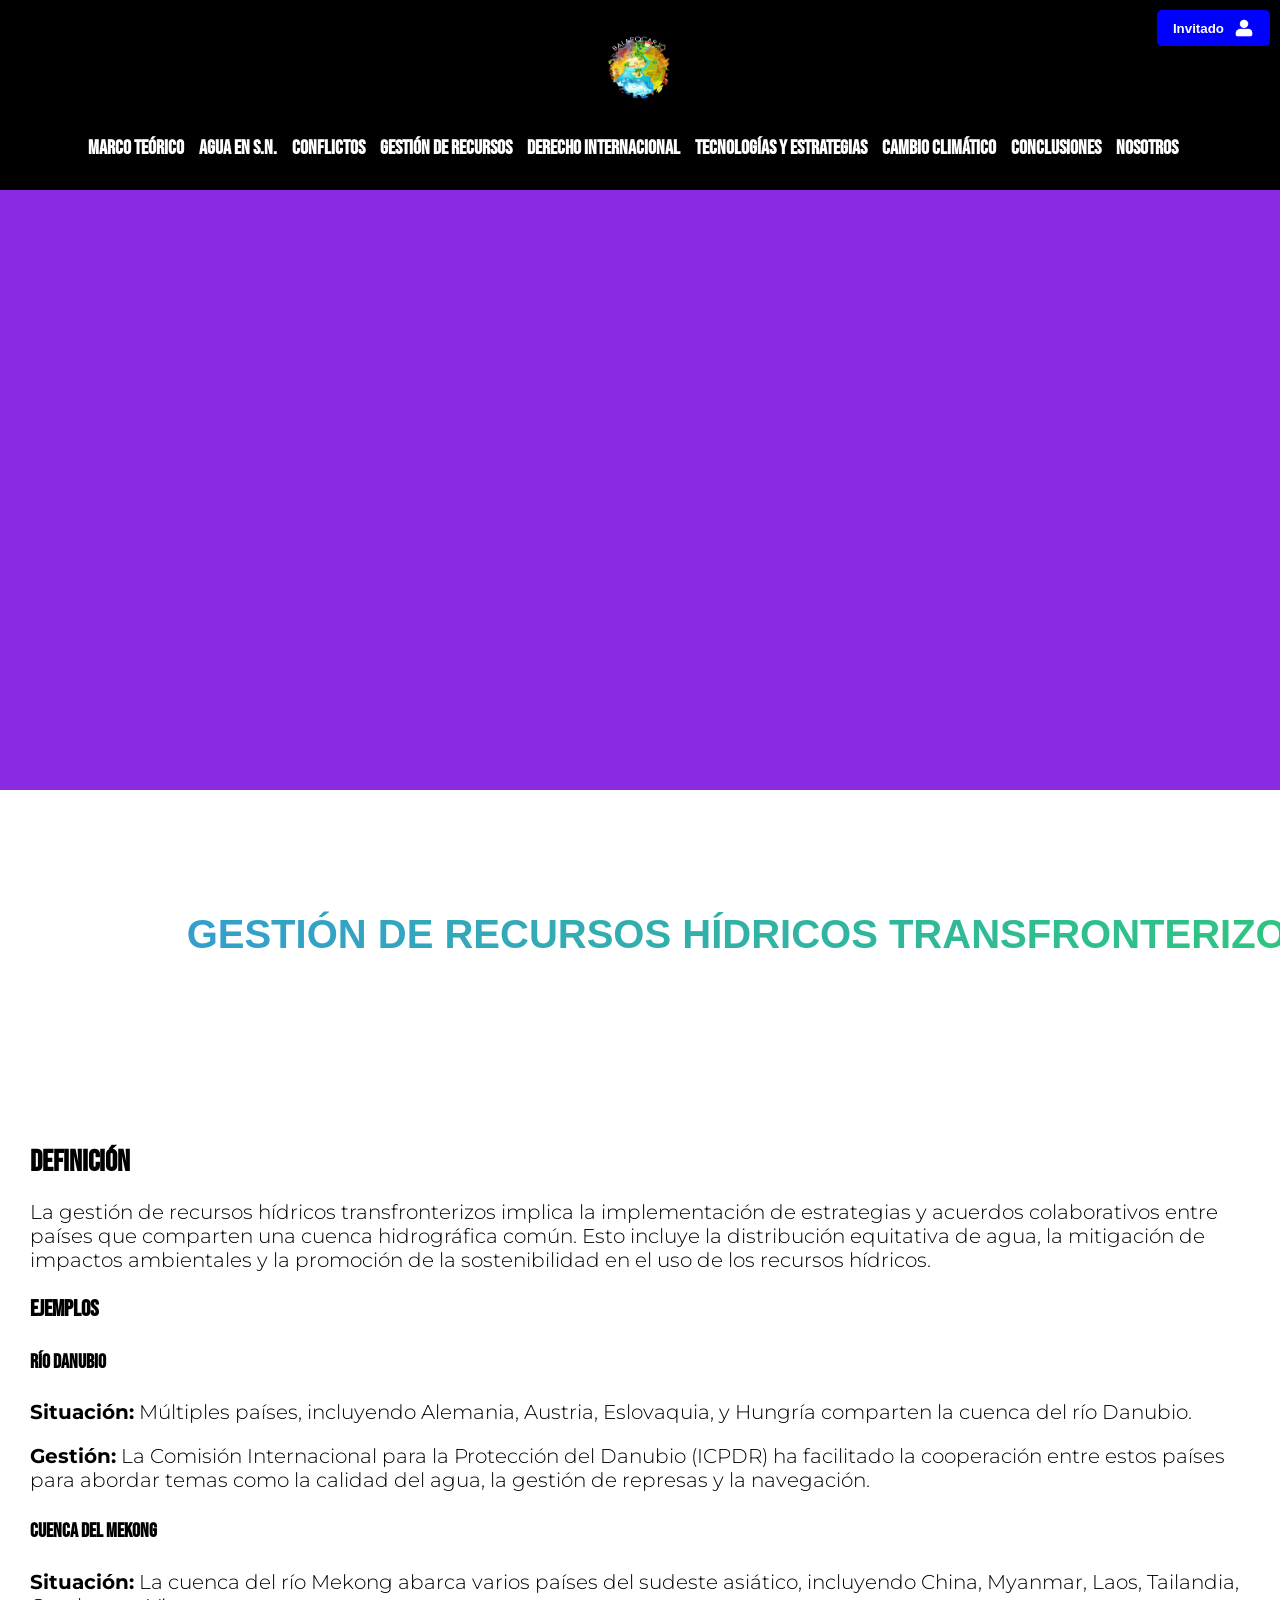
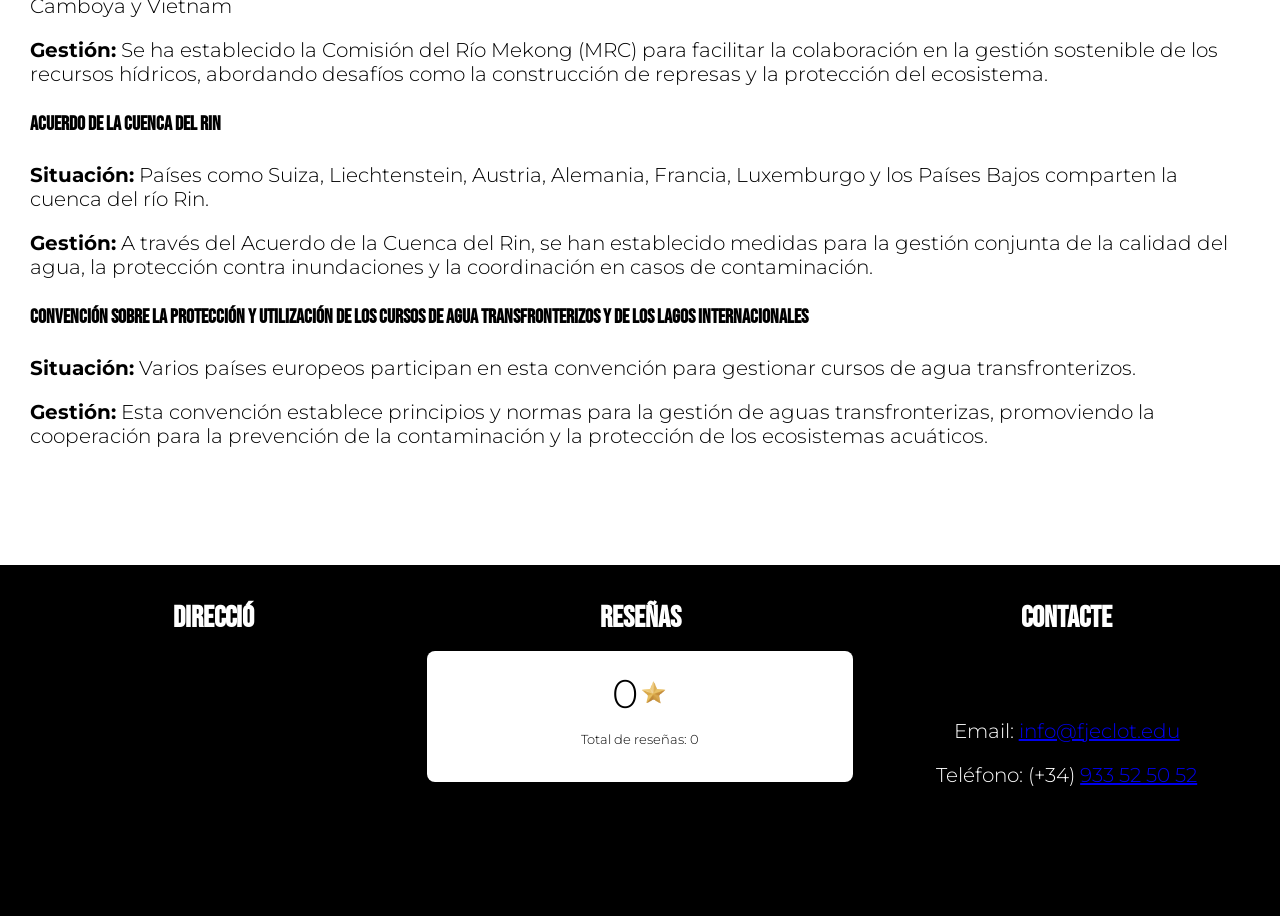
<file: html/gestion-recursos.html>
<!DOCTYPE html>
<html lang="en">

<head>
    <meta charset="UTF-8">
    <meta name="viewport" content="width=device-width, initial-scale=1.0">
    <title>Gestión de Recursos Hídricos Transfronterizos | GP1 - Aigües</title>
    <link rel="icon" type="image/png" href="../png/logo-negro.png">
    <link rel="stylesheet" href="../css/style.css">
    <link rel="stylesheet" href="../css/resenas.css">
</head>
<body>
    <header class="page__header">
        <button class="loginButton"><a href="../html/login.html">
            <div class="userButton">
                <span id="usernameDisplay"></span>
            </div>
            <img src="../png/user.png"></a>
        </button>
        <nav class="navigation__container">
            <div class="navigation__container--navs navigation__container--fixed navigation__container--top">
                <section class="desktopNav__container" data-top-component="desktop-nav" data-page-position="nav">
                    <div class="desktopNav">
                        <div class="desktopNav__upper">
                            <div class="desktopNav__tabAndLogoContainer">
                                <div class="insider desktopNav__tabContainer">
                                </div>
                                <a class="desktopNav__logo" href="/index">
                                    <img src="../png/logo-blanco.png" alt="Logo nuestro" height="70">
                                </a>
                            </div>
                            <div class="desktopNav__lower">
                                <ul class="desktopNav__linkContainer">
                                    <li class="desktopNav__linkWrapper"><a id="mvl-flyout-button-0"
                                        class="desktopNav__link mvl-flyout-button" href="../html/marco.html">Marco Teórico</a>
                                        <div class="desktopNav__flyout-container nav-flyout-container-0"></div>
                                    </li>
                                    <li class="desktopNav__linkWrapper"><a id="mvl-flyout-button-1"
                                        class="desktopNav__link mvl-flyout-button" href="../html/seguridad-nacional.html">Agua en S.N.</a>
                                        <div class="desktopNav__flyout-container nav-flyout-container-1"></div>
                                    </li>
                                    <li class="desktopNav__linkWrapper"><a id="mvl-flyout-button-2"
                                        class="desktopNav__link mvl-flyout-button" href="../html/conflictos.html">Conflictos</a>
                                        <div class="desktopNav__flyout-container nav-flyout-container-2"></div>
                                    </li>
                                    <li class="desktopNav__linkWrapper"><a id="mvl-flyout-button-3"
                                        class="desktopNav__link mvl-flyout-button" href="../html/gestion-recursos.html">Gestión de recursos</a>
                                        <div class="desktopNav__flyout-container nav-flyout-container-3"></div>
                                    </li>
                                    <li class="desktopNav__linkWrapper"><a id="mvl-flyout-button-4"
                                        class="desktopNav__link mvl-flyout-button" href="../html/derecho-internacional.html">Derecho internacional</a>
                                        <div class="desktopNav__flyout-container nav-flyout-container-4"></div>
                                    </li>
                                    <li class="desktopNav__linkWrapper"><a id="mvl-flyout-button-5"
                                        class="desktopNav__link mvl-flyout-button" href="../html/tecnologias.html">Tecnologías y estrategias</a>
                                        <div class="desktopNav__flyout-container nav-flyout-container-5"></div>
                                    </li>
                                    <li class="desktopNav__linkWrapper"><a id="mvl-flyout-button-6"
                                        class="desktopNav__link mvl-flyout-button" href="../html/cambio-climatico.html">Cambio climático</a>
                                        <div class="desktopNav__flyout-container nav-flyout-container-6"></div>
                                    </li>
                                    <li class="desktopNav__linkWrapper"><a id="mvl-flyout-button-7"
                                        class="desktopNav__link mvl-flyout-button" href="../html/conclusiones.html">Conclusiones</a>
                                        <div class="desktopNav__flyout-container nav-flyout-container-7"></div>
                                    </li>
                                    <li class="desktopNav__linkWrapper"><a id="mvl-flyout-button-7"
                                        class="desktopNav__link mvl-flyout-button" href="../html/sobre-nosaltres.html">Nosotros</a>
                                    <div class="desktopNav__flyout-container nav-flyout-container-7"></div>
                                </li>
                                </ul>
                                <div id="adminDiv" style="display: none;">
                                    <ul class="desktopNav__linkContainer">
                                        <li class="desktopNav__linkWrapper">Administración |</a>
                                        <div class="desktopNav__flyout-container nav-flyout-container-1"></div>
                                        </li>
                                        <li class="desktopNav__linkWrapper"><a id="mvl-flyout-button-2"
                                            class="desktopNav__link mvl-flyout-button" href="../html/VerUsuarios.html">Ver Usuarios</a>
                                        <div class="desktopNav__flyout-container nav-flyout-container-10"></div>
                                        </li>
                                    </ul>
                                </div>
                            </div>
                        </div>
                </section>
            </div>
        </nav>
    </header>
    <script>
       document.addEventListener('DOMContentLoaded', function() {
        const adminDiv = document.getElementById('adminDiv');

        // Verificar si el usuario no es administrador
        if (!document.cookie.split('; ').find(row => row.startsWith('administrador=true'))) {
            // Ocultar el div si no es administrador
            adminDiv.style.display = 'none';
        } else {
            // Mostrar el div si es administrador
            adminDiv.style.display = 'block';
        }
        });
   </script>
    <div class="slider-wrap">
        <div class="single-slide" id="slide-1"></div>
        <div class="single-slide" id="slide-2"></div>
        <div class="single-slide" id="slide-3"></div>
        <div class="single-slide" id="slide-4"></div>
        <div class="single-slide" id="slide-5"></div>
    </div>
    <br><br><br>
    <center><canvas id="myCanvas" width="1500" height="150" data-texto="GESTIÓN DE RECURSOS HÍDRICOS TRANSFRONTERIZOS"></canvas></center>

    <br><br><br>
    <div class="contenido-pagina">
        <h2><b>Definición</b></h2>
        <p>La gestión de recursos hídricos transfronterizos implica la implementación de estrategias y acuerdos colaborativos entre países que comparten una cuenca hidrográfica común. Esto incluye la distribución equitativa de agua, la mitigación de impactos ambientales y la promoción de la sostenibilidad en el uso de los recursos hídricos.</p>
        <div>
            <h3>Ejemplos</h3>
                <h4>Río Danubio</h4>
                <p><b>Situación:</b> Múltiples países, incluyendo Alemania, Austria, Eslovaquia, y Hungría comparten la cuenca del río Danubio.</p>
                <p><b>Gestión:</b> La Comisión Internacional para la Protección del Danubio (ICPDR) ha facilitado la cooperación entre estos países para abordar temas como la calidad del agua, la gestión de represas y la navegación.</p>
                <h4>Cuenca del Mekong</h4>
                <p><b>Situación:</b> La cuenca del río Mekong abarca varios países del sudeste asiático, incluyendo China, Myanmar, Laos, Tailandia, Camboya y Vietnam</p>
                <p><b>Gestión:</b> Se ha establecido la Comisión del Río Mekong (MRC) para facilitar la colaboración en la gestión sostenible de los recursos hídricos, abordando desafíos como la construcción de represas y la protección del ecosistema.</p>
                <h4>Acuerdo de la Cuenca del Rin</h4>
                <p><b>Situación:</b> Países como Suiza, Liechtenstein, Austria, Alemania, Francia, Luxemburgo y los Países Bajos comparten la cuenca del río Rin.</p>
                <p><b>Gestión:</b> A través del Acuerdo de la Cuenca del Rin, se han establecido medidas para la gestión conjunta de la calidad del agua, la protección contra inundaciones y la coordinación en casos de contaminación.</p>
                <h4>Convención sobre la Protección y Utilización de los Cursos de Agua Transfronterizos y de los Lagos Internacionales</h4>
                <p><b>Situación:</b> Varios países europeos participan en esta convención para gestionar cursos de agua transfronterizos.</p>
                <p><b>Gestión:</b> Esta convención establece principios y normas para la gestión de aguas transfronterizas, promoviendo la cooperación para la prevención de la contaminación y la protección de los ecosistemas acuáticos.</p>
            </div>
    </div>
    <br><br><br>
    <footer class="page__header">
        <div class="columna">
            <h2>Direcció</h2>
            <iframe src="https://www.google.com/maps/embed?pb=!1m18!1m12!1m3!1d2992.217023956609!2d2.187923576060926!3d41.41280737129661!2m3!1f0!2f0!3f0!3m2!1i1024!2i768!4f13.1!3m3!1m2!1s0x12a4a32f21aff871%3A0x8a22bf1df6194fbd!2sEscola%20Jesu%C3%AFtes%20El%20Clot!5e0!3m2!1sca!2ses!4v1700584988956!5m2!1sca!2ses" width="400" height="250" style="border:0;" allowfullscreen="" loading="lazy" referrerpolicy="no-referrer-when-downgrade"></iframe>          
        </div>

        <div class="columna">
            <h2>Reseñas</h2>

            <div class="historialReseñas"></div>
        </div>
        

        <div class="columna">
            <h2>Contacte</h2>
            <br><br>
            <p>Email: <a href="mailto:info@fjeclot.edu">info@fjeclot.edu</a></p>
            <p>Teléfono: (+34) <a href="tel:933525052">933 52 50 52</a></p>
            
        </div>
    </footer>
    <script src="https://code.jquery.com/jquery-3.6.4.min.js"></script>
    <script type="text/javascript" src="../js/resenas.js"></script>
    <script type="text/javascript" src="../js/DomCanvasCookies.js"></script>
    <script src="../js/canvas_titulos.js"></script>
</body>
</html>
</file>
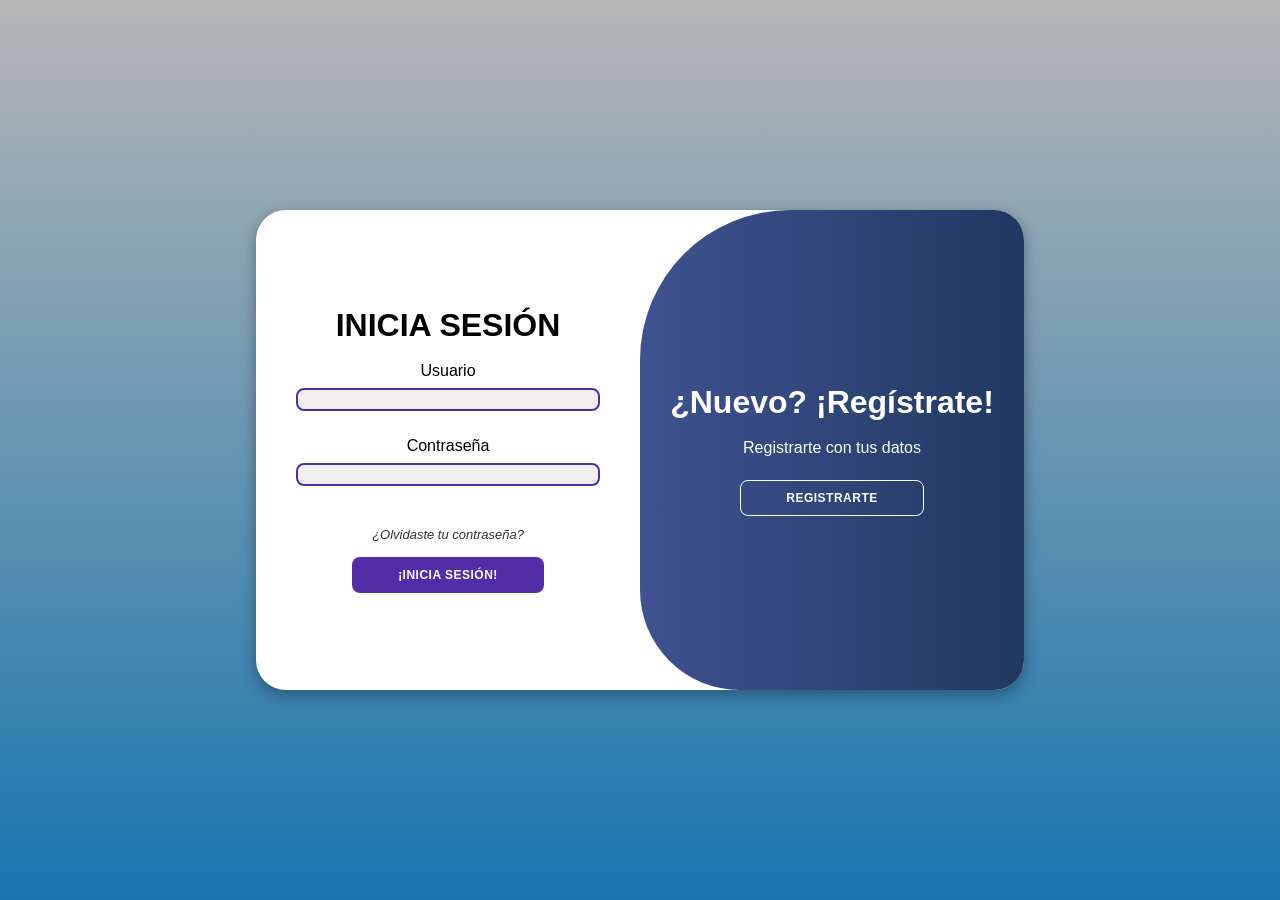
<file: html/login.html>
<!DOCTYPE html>
<html lang="en">

<head>
    <meta charset="UTF-8">
    <meta name="viewport" content="width=device-width, initial-scale=1.0">
    <link rel="stylesheet" href="../css/login.css">
    <link rel="icon" type="image/png" href="../png/logo-negro.png">
    <title>Inicia sesión!</title>
    <style>
        input[type="text"], input[type="password"], input[type="email"] {
            border: 2px solid #512da8;
            padding: 2px; 
        }
    </style>
</head>

<body>

    <div class="contenedor" id="contenedor">
        <div class="contenedor-formulario registrarse">
            <form action="/register" method="post">
                <h1>CREA CUENTA</h1> <br>
                <label for="username">Usuario</label>
                <input type="text" id="username" name="username" required>
                <br>
                <label for="password">Contraseña</label>
                <input type="password" id="password" name="password" required>
                <br>
                <label for="mail">Correo electrónico</label>
                <input type="email" id="mail" name="mail" required>
                <button>¡Regístrate!</button>
            </form>
        </div>
        <div class="contenedor-formulario iniciar-sesion">
            <form action="/login" method="post">
                <h1>INICIA SESIÓN</h1> <br>
                <label for="username">Usuario</label>
                <input type="text" id="username" name="username" required>
                <br>
                <label for="password">Contraseña</label>
                <input type="password" id="password" name="password" required>
                <br>
                <a href="restablecerContrasena.html"><i>¿Olvidaste tu contraseña?</i></a>
                <button>¡Inicia sesión!</button>
            </form>
        </div>
        <div class="container-colores">
            <div class="container">
                <div class="panel-container container-izquierda">
                    <h1>¡Bienvenido de vuelta!</h1><br>
                    <p>Inicia sesión para poder acceder</p><br>
                    <button class="hidden" id="iniciar-sesion">Iniciar sesión</button>
                </div>
                <div class="panel-container container-derecha">
                    <h1>¿Nuevo? ¡Regístrate!</h1><br>
                    <p>Registrarte con tus datos</p><br>
                    <button class="hidden" id="registrarse">Registrarte</button>
                </div>
            </div>
        </div>
    </div>

    <script src="../js/login.js"></script>
</body>

</html>
</file>
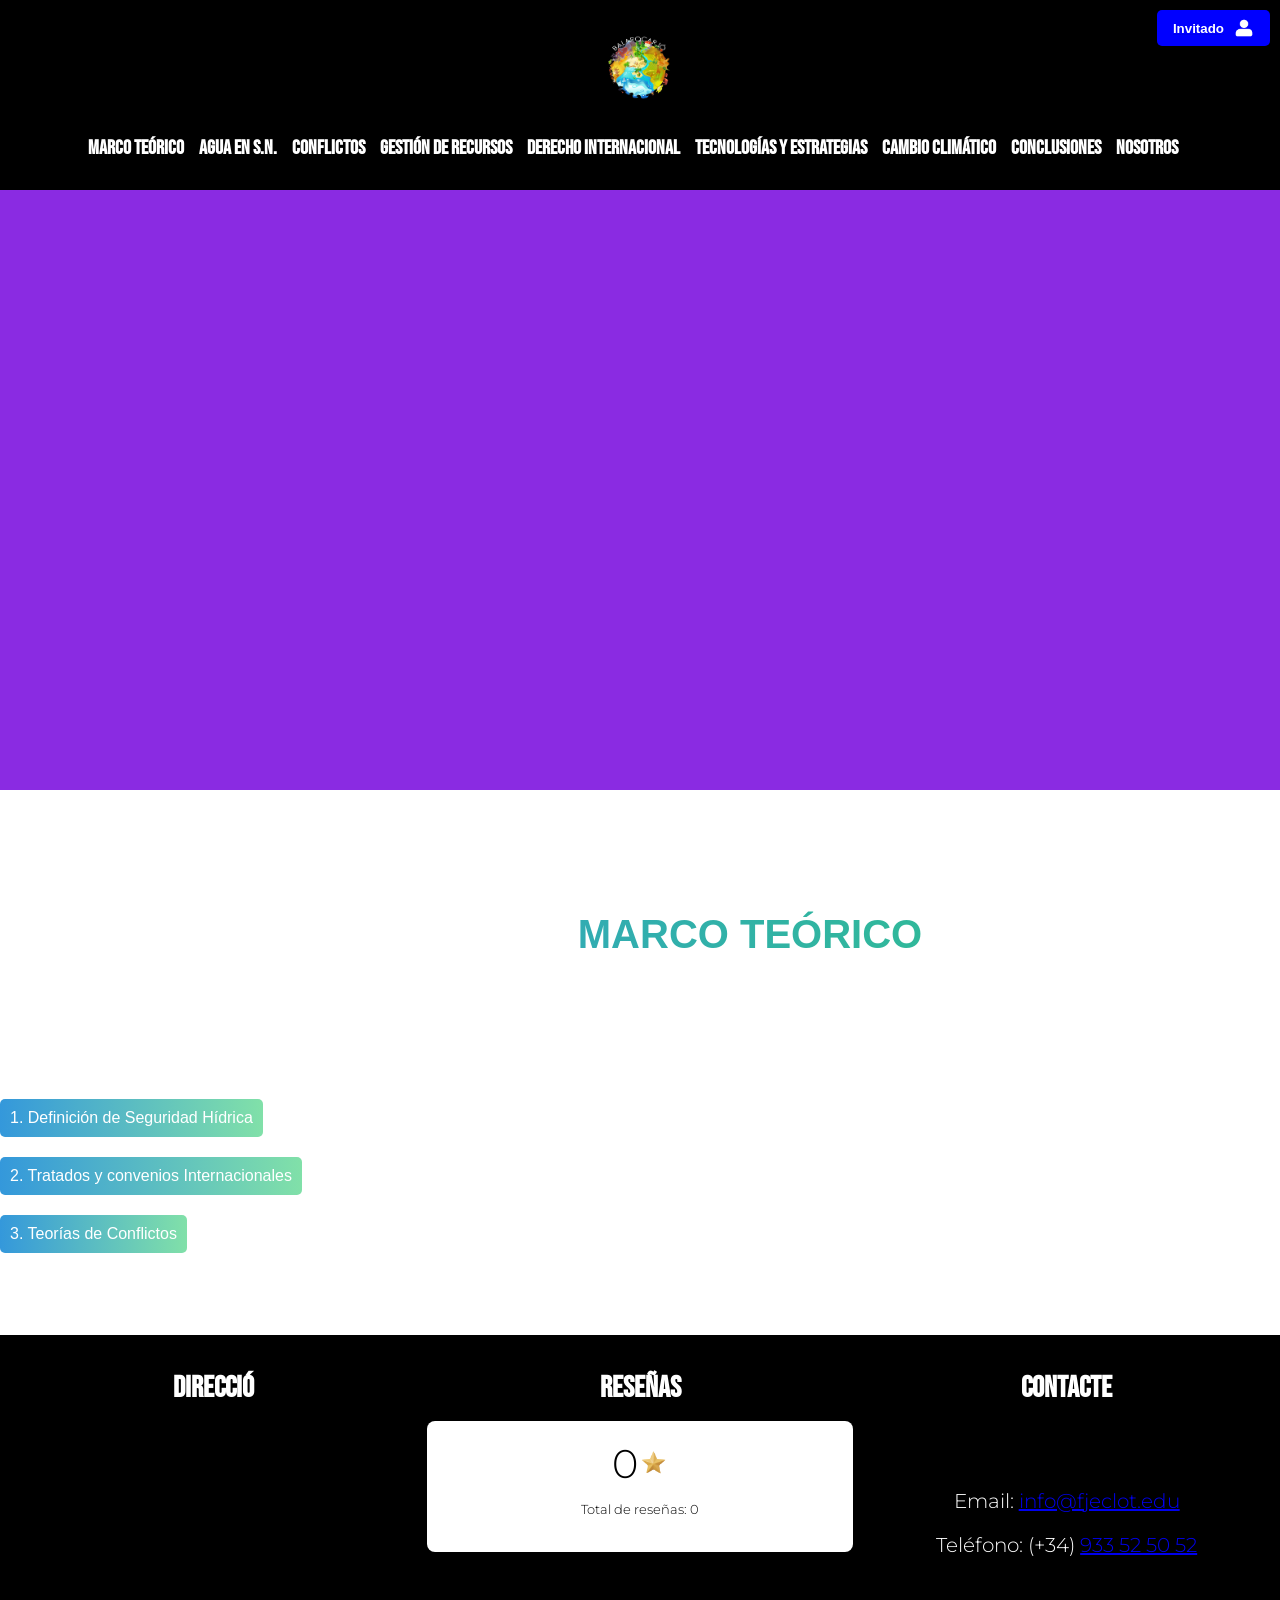
<file: html/marco.html>
<!DOCTYPE html>
<html lang="en">

<head>
    <meta charset="UTF-8">
    <meta name="viewport" content="width=device-width, initial-scale=1.0">
    <title>Marco Teórico | GP1 - Aigües</title>
    <link rel="icon" type="image/png" href="../png/logo-negro.png">
    <link rel="stylesheet" href="../css/style.css">
    <link rel="stylesheet" href="../css/resenas.css">
</head>

<body>
    <header class="page__header">
        <button class="loginButton"><a href="../html/login.html">
            <div class="userButton">
                <span id="usernameDisplay"></span>
            </div>
            <img src="../png/user.png"></a>
        </button>
        <nav class="navigation__container">
            <div class="navigation__container--navs navigation__container--fixed navigation__container--top">
                <section class="desktopNav__container" data-top-component="desktop-nav" data-page-position="nav">
                    <div class="desktopNav">
                        <div class="desktopNav__upper">
                            <div class="desktopNav__tabAndLogoContainer">
                                <div class="insider desktopNav__tabContainer">
                                </div>
                                <a class="desktopNav__logo" href="/index">
                                    <img src="../png/logo-blanco.png" alt="Logo nuestro" height="70">
                                </a>
                            </div>
                            <div class="desktopNav__lower">
                                <ul class="desktopNav__linkContainer">
                                    <li class="desktopNav__linkWrapper"><a id="mvl-flyout-button-0"
                                            class="desktopNav__link mvl-flyout-button" href="../html/marco.html">Marco Teórico</a>
                                        <div class="desktopNav__flyout-container nav-flyout-container-0"></div>
                                    </li>
                                    <li class="desktopNav__linkWrapper"><a id="mvl-flyout-button-1"
                                            class="desktopNav__link mvl-flyout-button" href="../html/seguridad-nacional.html">Agua en S.N.</a>
                                        <div class="desktopNav__flyout-container nav-flyout-container-1"></div>
                                    </li>
                                    <li class="desktopNav__linkWrapper"><a id="mvl-flyout-button-2"
                                            class="desktopNav__link mvl-flyout-button" href="../html/conflictos.html">Conflictos</a>
                                        <div class="desktopNav__flyout-container nav-flyout-container-2"></div>
                                    </li>
                                    <li class="desktopNav__linkWrapper"><a id="mvl-flyout-button-3"
                                            class="desktopNav__link mvl-flyout-button" href="../html/gestion-recursos.html">Gestión de recursos</a>
                                        <div class="desktopNav__flyout-container nav-flyout-container-3"></div>
                                    </li>
                                    <li class="desktopNav__linkWrapper"><a id="mvl-flyout-button-4"
                                            class="desktopNav__link mvl-flyout-button" href="../html/derecho-internacional.html">Derecho internacional</a>
                                        <div class="desktopNav__flyout-container nav-flyout-container-4"></div>
                                    </li>
                                    <li class="desktopNav__linkWrapper"><a id="mvl-flyout-button-5"
                                            class="desktopNav__link mvl-flyout-button" href="../html/tecnologias.html">Tecnologías y estrategias</a>
                                        <div class="desktopNav__flyout-container nav-flyout-container-5"></div>
                                    </li>
                                    <li class="desktopNav__linkWrapper"><a id="mvl-flyout-button-6"
                                            class="desktopNav__link mvl-flyout-button" href="../html/cambio-climatico.html">Cambio climático</a>
                                        <div class="desktopNav__flyout-container nav-flyout-container-6"></div>
                                    </li>
                                    <li class="desktopNav__linkWrapper"><a id="mvl-flyout-button-7"
                                            class="desktopNav__link mvl-flyout-button" href="../html/conclusiones.html">Conclusiones</a>
                                        <div class="desktopNav__flyout-container nav-flyout-container-7"></div>
                                    </li>
                                    <li class="desktopNav__linkWrapper"><a id="mvl-flyout-button-7"
                                        class="desktopNav__link mvl-flyout-button" href="../html/sobre-nosaltres.html">Nosotros</a>
                                    <div class="desktopNav__flyout-container nav-flyout-container-7"></div>
                                </li>
                                </ul>
                                <div id="adminDiv" style="display: none;">
                                    <ul class="desktopNav__linkContainer">
                                        <li class="desktopNav__linkWrapper">Administración |</a>
                                        <div class="desktopNav__flyout-container nav-flyout-container-1"></div>
                                        </li>
                                        <li class="desktopNav__linkWrapper"><a id="mvl-flyout-button-2"
                                            class="desktopNav__link mvl-flyout-button" href="../html/VerUsuarios.html">Ver Usuarios</a>
                                        <div class="desktopNav__flyout-container nav-flyout-container-10"></div>
                                        </li>
                                    </ul>
                                </div>
                            </div>
                        </div>
                </section>
            </div>
        </nav>
    </header>
    <script>
        document.addEventListener('DOMContentLoaded', function() {
        const adminDiv = document.getElementById('adminDiv');

        // Verificar si el usuario no es administrador
        if (!document.cookie.split('; ').find(row => row.startsWith('administrador=true'))) {
            // Ocultar el div si no es administrador
            adminDiv.style.display = 'none';
        } else {
            // Mostrar el div si es administrador
            adminDiv.style.display = 'block';
        }
        });
    </script>
    <div class="slider-wrap">
        <div class="single-slide" id="slide-1"></div>
        <div class="single-slide" id="slide-2"></div>
        <div class="single-slide" id="slide-3"></div>
        <div class="single-slide" id="slide-4"></div>
        <div class="single-slide" id="slide-5"></div>
    </div>
    <br><br><br>
    <center><canvas id="myCanvas" width="1500" height="150" data-texto="MARCO TEÓRICO"></canvas></center>
    <br><br><br>
    <button class="toggle-button" onclick="toggleInfo1()">1. Definición de Seguridad Hídrica</button>
    <script>
        function toggleInfo1() {
          const infoSection1 = document.getElementById('infoSection1');
          infoSection1.classList.toggle('open');
        }
      </script>
    <div class="section-text" id="infoSection1">
        <div class="image-container">
          <img src="../png/SeguridadHidrica_spa.jpg" height="400px" alt="Seguridad Hídrica">
        </div>
            <div class="text-container">
                <p><b>1. Definición de Seguridad Hídrica</b></p>
                    <p>Es la capacidad de garantizar el acceso sostenible, equitativo y suficiente al agua para satisfacer las necesidades humanas básicas, así como para mantener la salud de los ecosistemas</p>
                    <p>Esta seguridad implica la gestión adecuada de los recursos hídricos para prevenir la escasez, mejorar la calidad del agua, proteger contra inundaciones y asegurar la disponibilidad de agua para todos los usos esenciales, como el consumo humano, la agricultura y la industria.</p>
        </div>
    </div>
      <button class="toggle-button" onclick="toggleInfo2()">2. Tratados y convenios Internacionales</button>
      <script>
        function toggleInfo2() {
          const infoSection2 = document.getElementById('infoSection2');
          infoSection2.classList.toggle('open');
        }
      </script>
    <div class="section-text" id="infoSection2">
        <div class="column">
            <p><b>2. Tratados y convenios Internacionales</b></p>
            <p>Los principales tratados y convenios que regulan el uso de aguas transfronterizas</p>
            <p><u><b>Principios Jurídicos</b></u></p>
            <p><u><b>Casos de Estudio</b></u></p>
            </div>
        
        <div class="column">
            <p><b>Cuenca del río Danubio</b></p>
            <p>Éxito: La Comisión Internacional para la Protección del Danubio ha facilitado la cooperación entre los países ribereños, logrando avances en la gestión sostenible y reducción de la contaminación.</p>
            <p>Desafío: Dificultades en la gestión de embalses y represas, evidenciando la complejidad de equilibrar intereses divergentes.</p>
        
            <p><b>Río Mekong</b></p>
            <p>Éxito: El Acuerdo para la Cooperación en la Gestión y Uso Sostenible de los Recursos Hídricos en la Cuenca del Río Mekong ha promovido la colaboración regional para abordar problemas comunes, como la gestión de represas y la protección del ecosistema.</p>
            <p>Desafío: Disputas sobre la construcción de represas, subrayando la necesidad de una gestión cuidadosa y cooperativa.</p>
        </div>
        
        <div class="column">
            <p><u><b>Subsección sobre Teorías de Conflictos y su Aplicación al Recurso Hídrico</b></u></p>
            <p><b>Teoría del Conflicto por Intereses Divergentes:</b></p>
            <p>Aplicación: Cuando los estados ribereños tienen necesidades y objetivos contrastantes en el uso del agua, la negociación y la búsqueda de soluciones equitativas son esenciales para evitar conflictos.</p>
            <p><b>Teoría del Conflicto por Escasez de Recursos:</b></p>
            <p>Aplicación: En situaciones de escasez de agua, la cooperación se vuelve crucial para evitar conflictos violentos. Estrategias como la gestión eficiente del agua y la inversión en tecnologías sostenibles son fundamentales.</p>
        </div>
    </div>
    <button class="toggle-button" onclick="toggleInfo3()">3. Teorías de Conflictos</button>
    <script>
        function toggleInfo3() {
          const infoSection3 = document.getElementById('infoSection3');
          infoSection3.classList.toggle('open');
        }
      </script>
      
    <div class="section-text" id="infoSection3">
        
            
        <h1>Teorías de Conflictos y el Agua</h1>
            <div class="column">
                
                <h2>Teoría de Conflictos de Recursos</h2>
                <p><strong>Descripción:</strong> Esta teoría se centra en cómo la escasez de recursos naturales, como el agua, puede conducir a conflictos entre diferentes actores.</p>
                <p><strong>Aplicación al Agua:</strong> La escasez de agua es una fuente común de conflicto debido a la competencia por su acceso y control.</p>
                <p><strong>Ejemplo y Análisis:</strong> Conflictos entre países que comparten cuencas fluviales, como el caso del Nilo entre Egipto y Etiopía.</p>
            </div>
            <div class="column">
                <h2>Teoría de Dependencia Mutua</h2>
                <p><strong>Descripción:</strong> Esta teoría sugiere que la interdependencia entre diferentes actores puede ser una fuerza estabilizadora.</p>
                <p><strong>Aplicación al Agua:</strong> La cooperación es esencial en cuencas compartidas para garantizar un uso sostenible de los recursos hídricos.</p>
                <p><strong>Ejemplo y Análisis:</strong> La Cuenca del Rin en Europa es un ejemplo de cooperación exitosa.</p>
            </div>
            <div class="column">
                <h2>Teoría de Conflictos Políticos y Económicos</h2>
                <p><strong>Descripción:</strong> Examina cómo los factores políticos y económicos influyen en los conflictos, incluyendo decisiones sobre el uso del agua.</p>
                <p><strong>Aplicación al Agua:</strong> La gestión del agua puede convertirse en un instrumento político, y las disputas pueden surgir debido a desigualdades económicas en el acceso y control del agua.</p>
                <p><strong>Ejemplo y Análisis:</strong> Bolivia experimentó conflictos relacionados con la privatización del agua en Cochabamba en 2000.</p>
            </div>
            <div class="column">
                <h2>Teoría de Conflictos Ambientales</h2>

                <p><strong>Descripción:</strong> Examina cómo los conflictos pueden surgir debido a impactos ambientales, incluyendo la contaminación y la degradación de los recursos naturales.</p>

                <p><strong>Aplicación al Agua:</strong> La contaminación de fuentes de agua y la degradación de ecosistemas acuáticos pueden generar conflictos entre comunidades y sectores que dependen del agua para sus necesidades.</p>

                <p><strong>Ejemplos y Análisis:</strong> En China, la contaminación del agua en los ríos industriales ha llevado a conflictos locales entre comunidades afectadas y empresas que descargan desechos en el agua.</p>
            </div>
    </div>
    </div>
    <br><br><br>
    <footer class="page__header">
        <div class="columna">
            <h2>Direcció</h2>
            <iframe src="https://www.google.com/maps/embed?pb=!1m18!1m12!1m3!1d2992.217023956609!2d2.187923576060926!3d41.41280737129661!2m3!1f0!2f0!3f0!3m2!1i1024!2i768!4f13.1!3m3!1m2!1s0x12a4a32f21aff871%3A0x8a22bf1df6194fbd!2sEscola%20Jesu%C3%AFtes%20El%20Clot!5e0!3m2!1sca!2ses!4v1700584988956!5m2!1sca!2ses" width="400" height="250" style="border:0;" allowfullscreen="" loading="lazy" referrerpolicy="no-referrer-when-downgrade"></iframe>          
        </div>

        <div class="columna">
            <h2>Reseñas</h2>

            <div class="historialReseñas" ></div>
            
            <script src="../js/resenas.js"></script>
        </div>
        

        <div class="columna">
            <h2>Contacte</h2>
            <br><br>
            <p>Email: <a href="mailto:info@fjeclot.edu">info@fjeclot.edu</a></p>
            <p>Teléfono: (+34) <a href="tel:933525052">933 52 50 52</a></p>
            
        </div>
    </footer>
    <script src="https://code.jquery.com/jquery-3.6.4.min.js"></script>
    <script type="text/javascript" src="../js/resenas.js"></script>
    <script type="text/javascript" src="../js/DomCanvasCookies.js"></script>
    <script src="../js/canvas_titulos.js"></script>
</body>
</html>
</file>
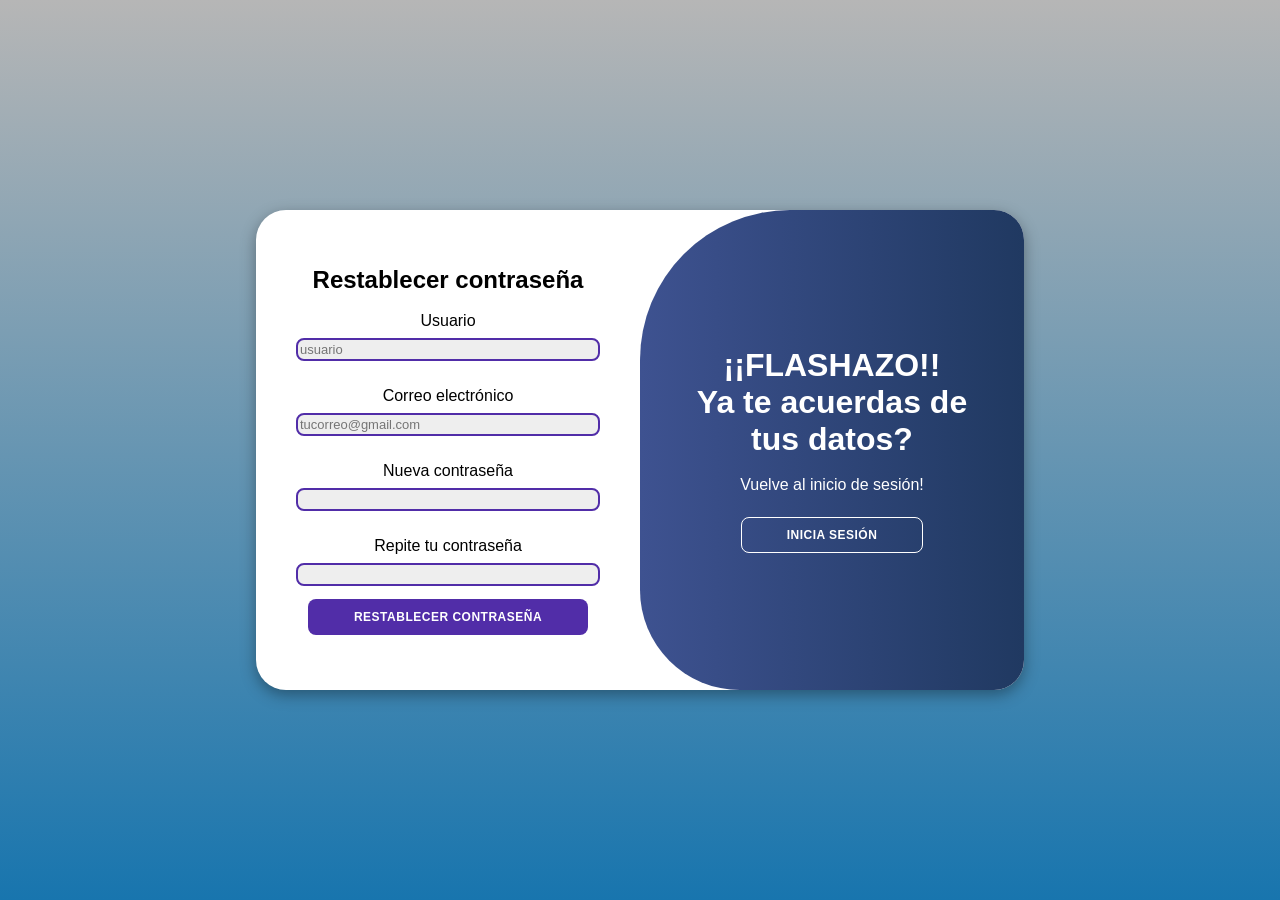
<file: html/restablecerContrasena.html>
<!DOCTYPE html>
<html lang="en">

<head>
    <meta charset="UTF-8">
    <meta name="viewport" content="width=device-width, initial-scale=1.0">
    <link rel="stylesheet" href="../css/login.css">
    <link rel="icon" type="image/png" href="../png/logo-negro.png">
    <title>Has olvidado tu contraseña?</title>
    <style>
        input[type="text"], input[type="password"],input[type="email"], input[Type="confirmPassword"] {
            border: 2px solid #512da8;
            padding: 2px; 
        }
    </style>
</head>

<body>

    <div class="contenedor" id="contenedor">
        <div class="contenedor-formulario iniciar-sesion">
            <form action="/restablecer" method="post">
                <h2>Restablecer contraseña</h2><br>
                <label for="username">Usuario</label>
                <input type="text" id="username" name="username" placeholder="usuario" required>
                <br>
                <label for="mail">Correo electrónico</label>
                <input type="email" id="mail" name="mail" placeholder="tucorreo@gmail.com" required>
                <br>
                <label for="password">Nueva contraseña</label>
                <input type="password" id="password" name="password" required>
                <br>
                <label for="confirmPassword">Repite tu contraseña</label>
                <input type="password" id="confirmPassword" name="confirmPassword"  required>
                <button>Restablecer contraseña</button>
            </form>
        </div>
        <div class="container-colores">
            <div class="container">
                <div class="panel-container container-derecha">
                    <h1>¡¡FLASHAZO!!</h1>
                    <h1> Ya te acuerdas de tus datos?</h1><br>
                    <p>Vuelve al inicio de sesión!</p><br>
                    <button class="hidden" id="iniciar-sesion" onclick="location.href='../html/login.html'">Inicia sesión</button>
                </div>
            </div>
        </div>
    </div>

</body>

</html>
</file>
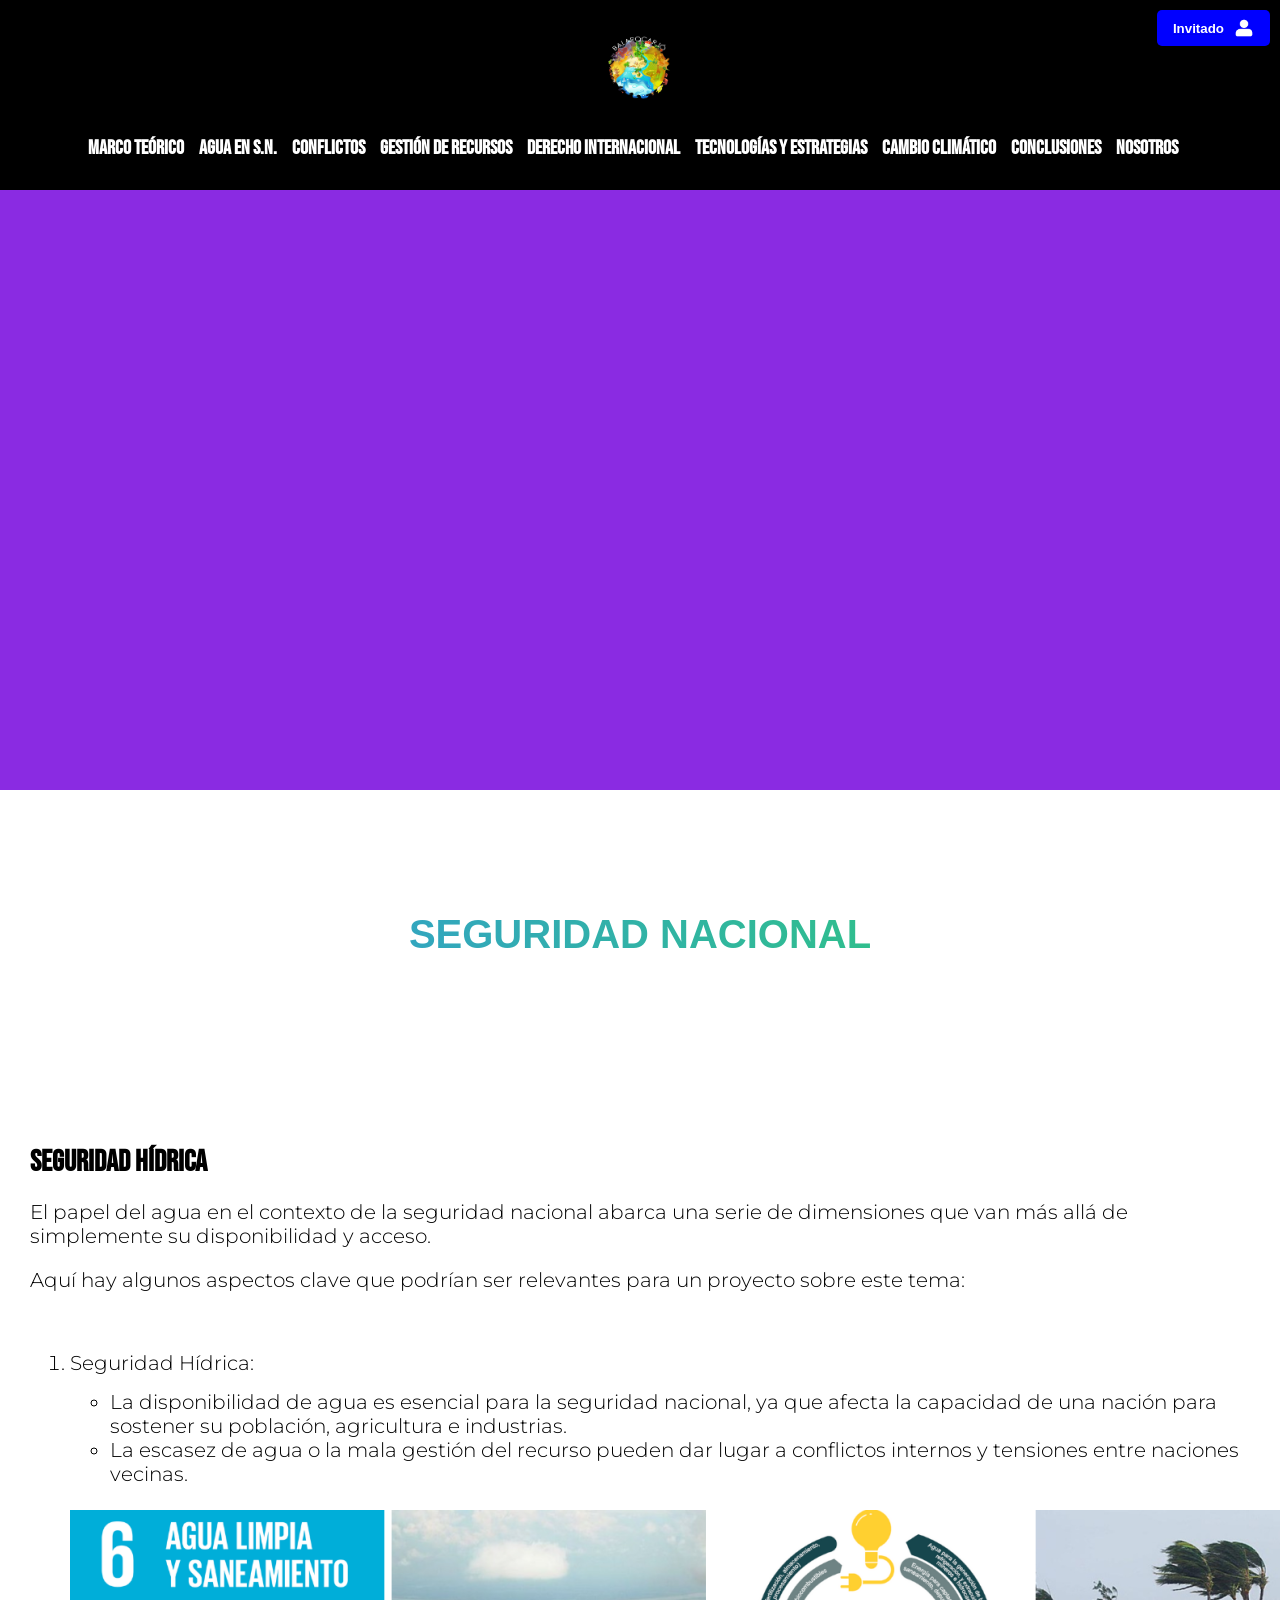
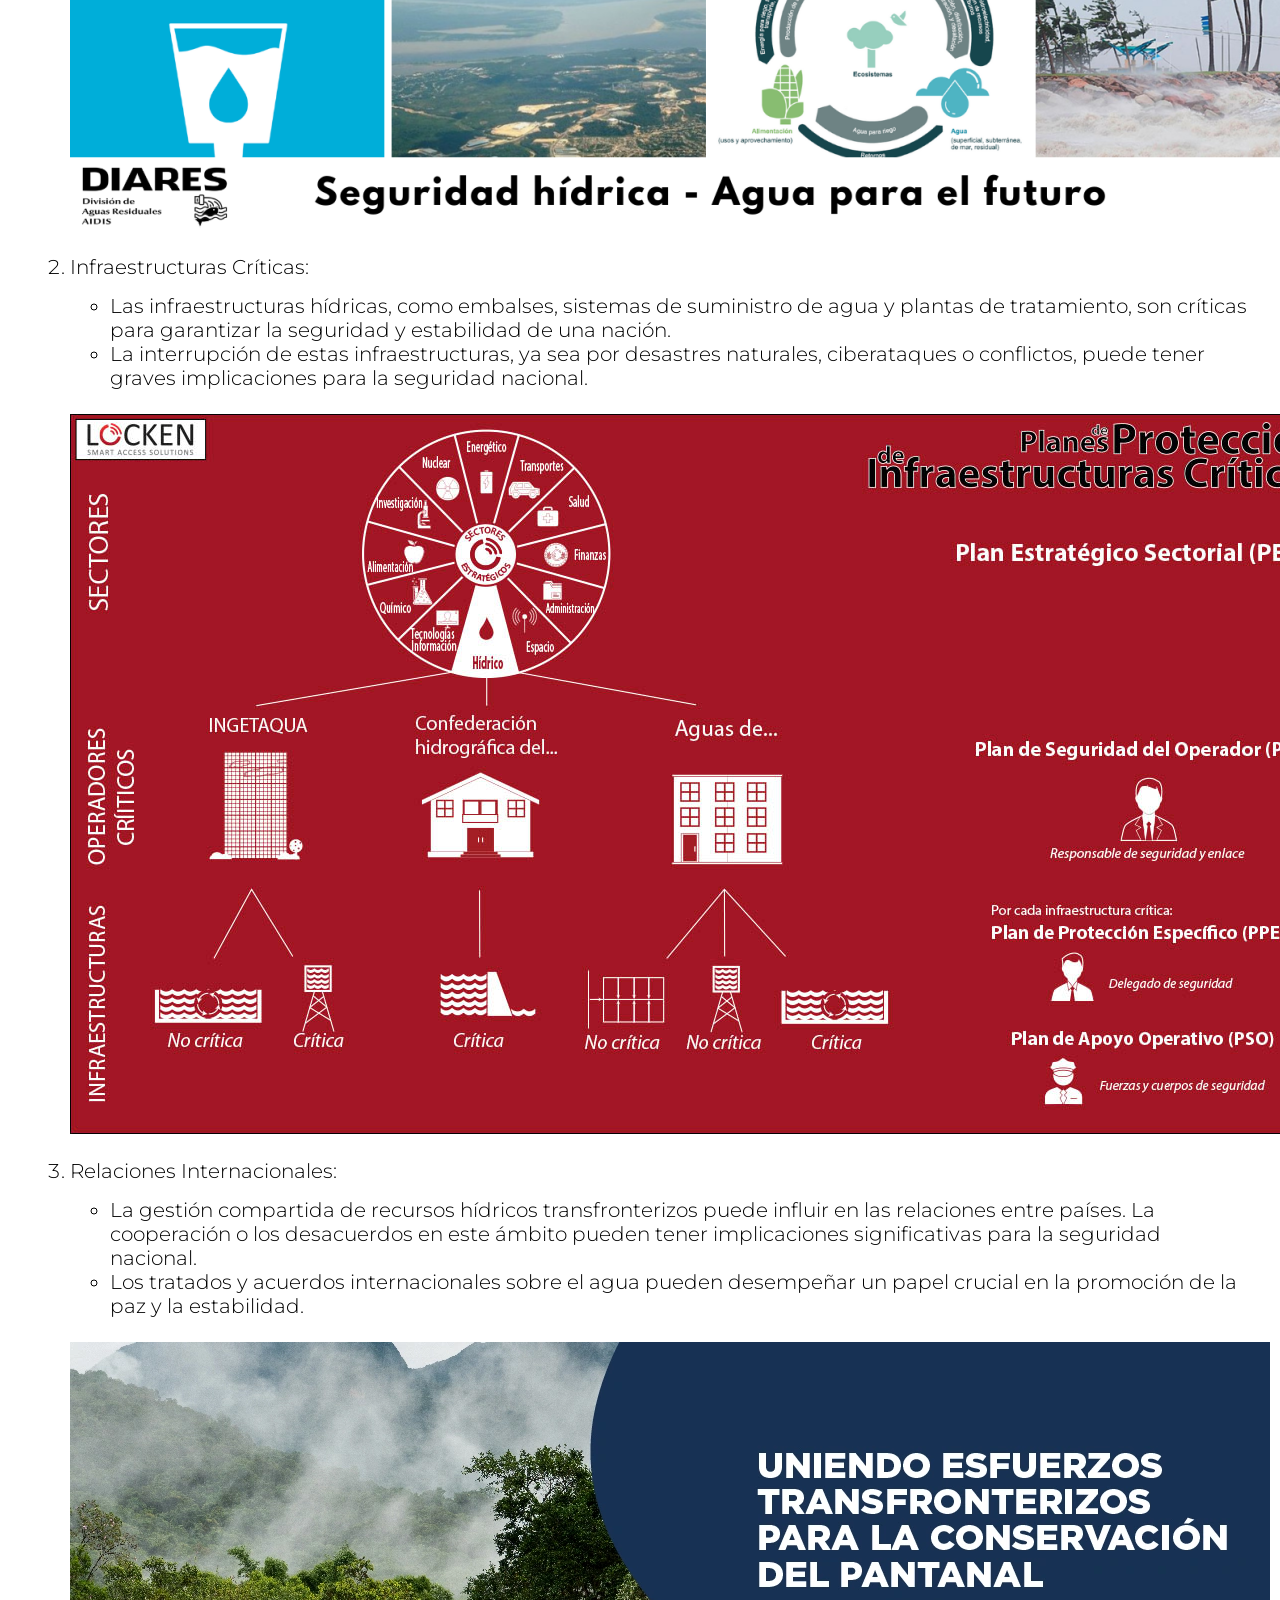
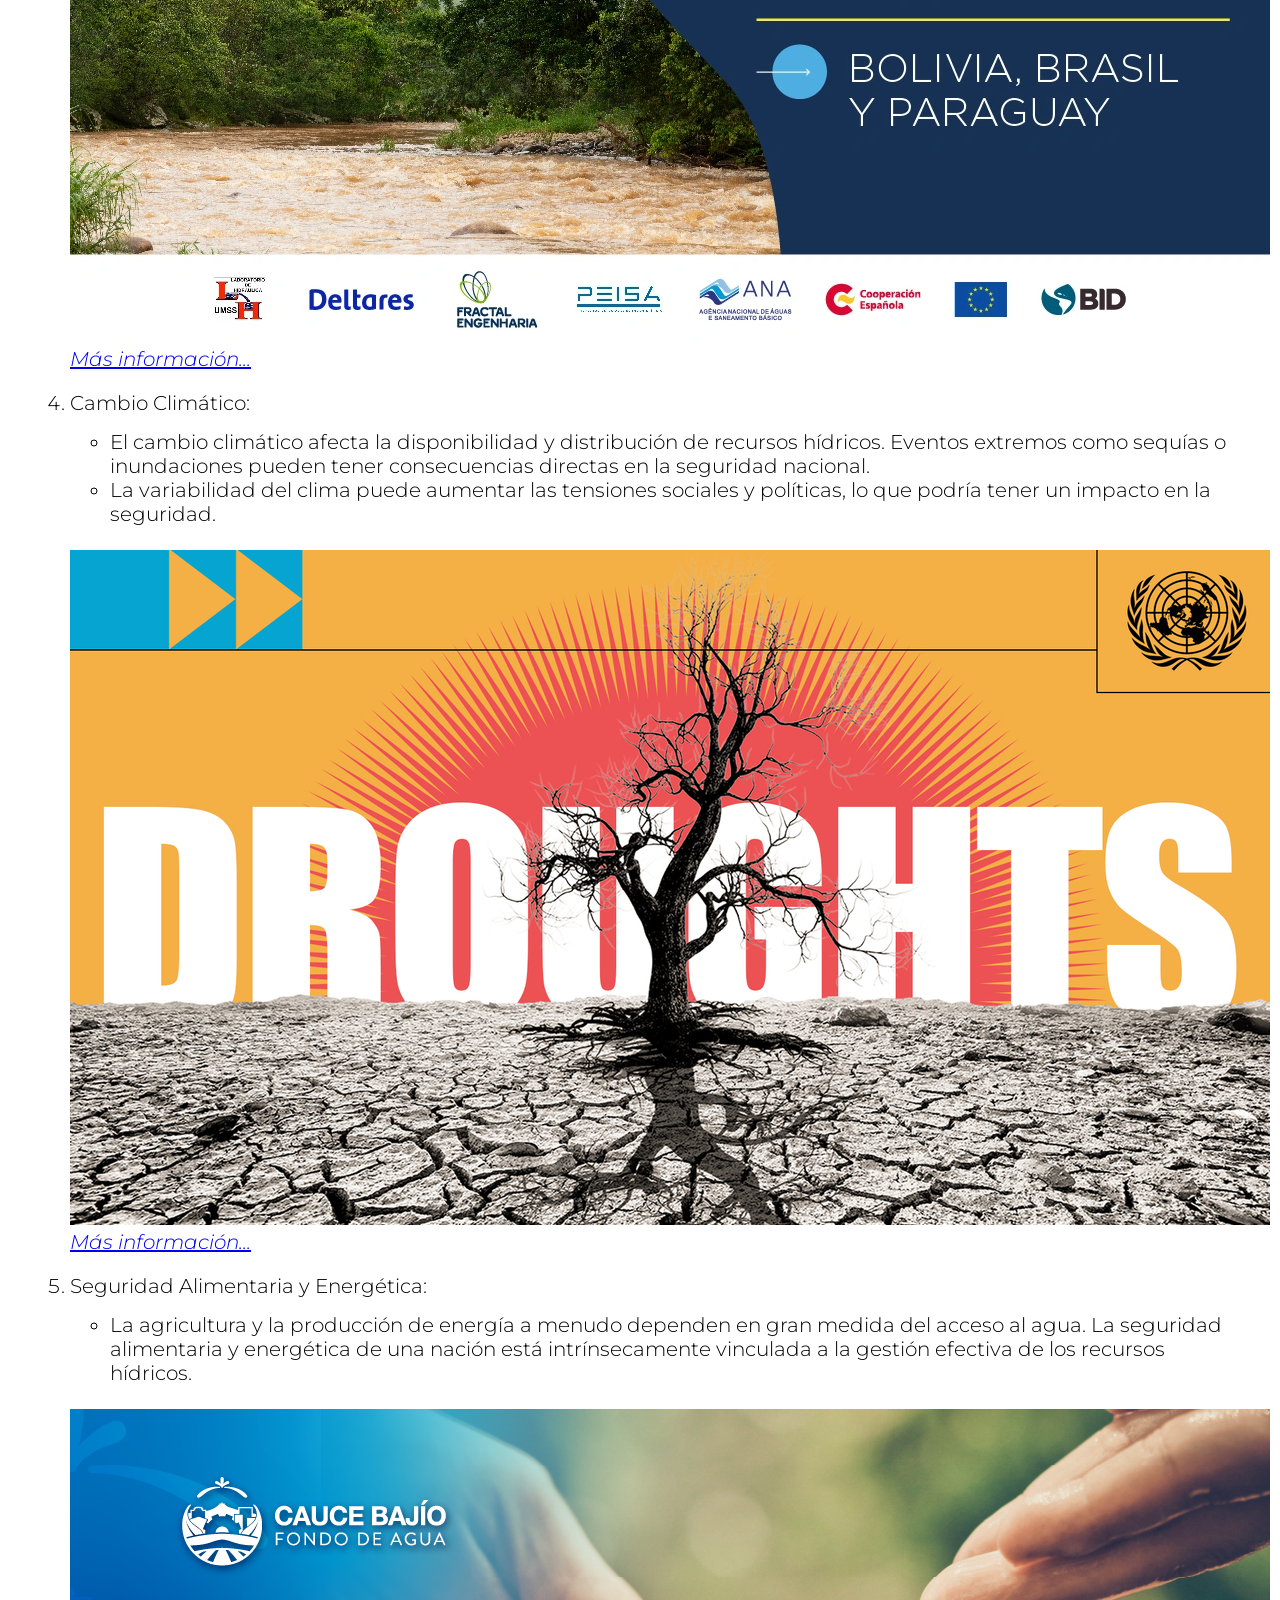
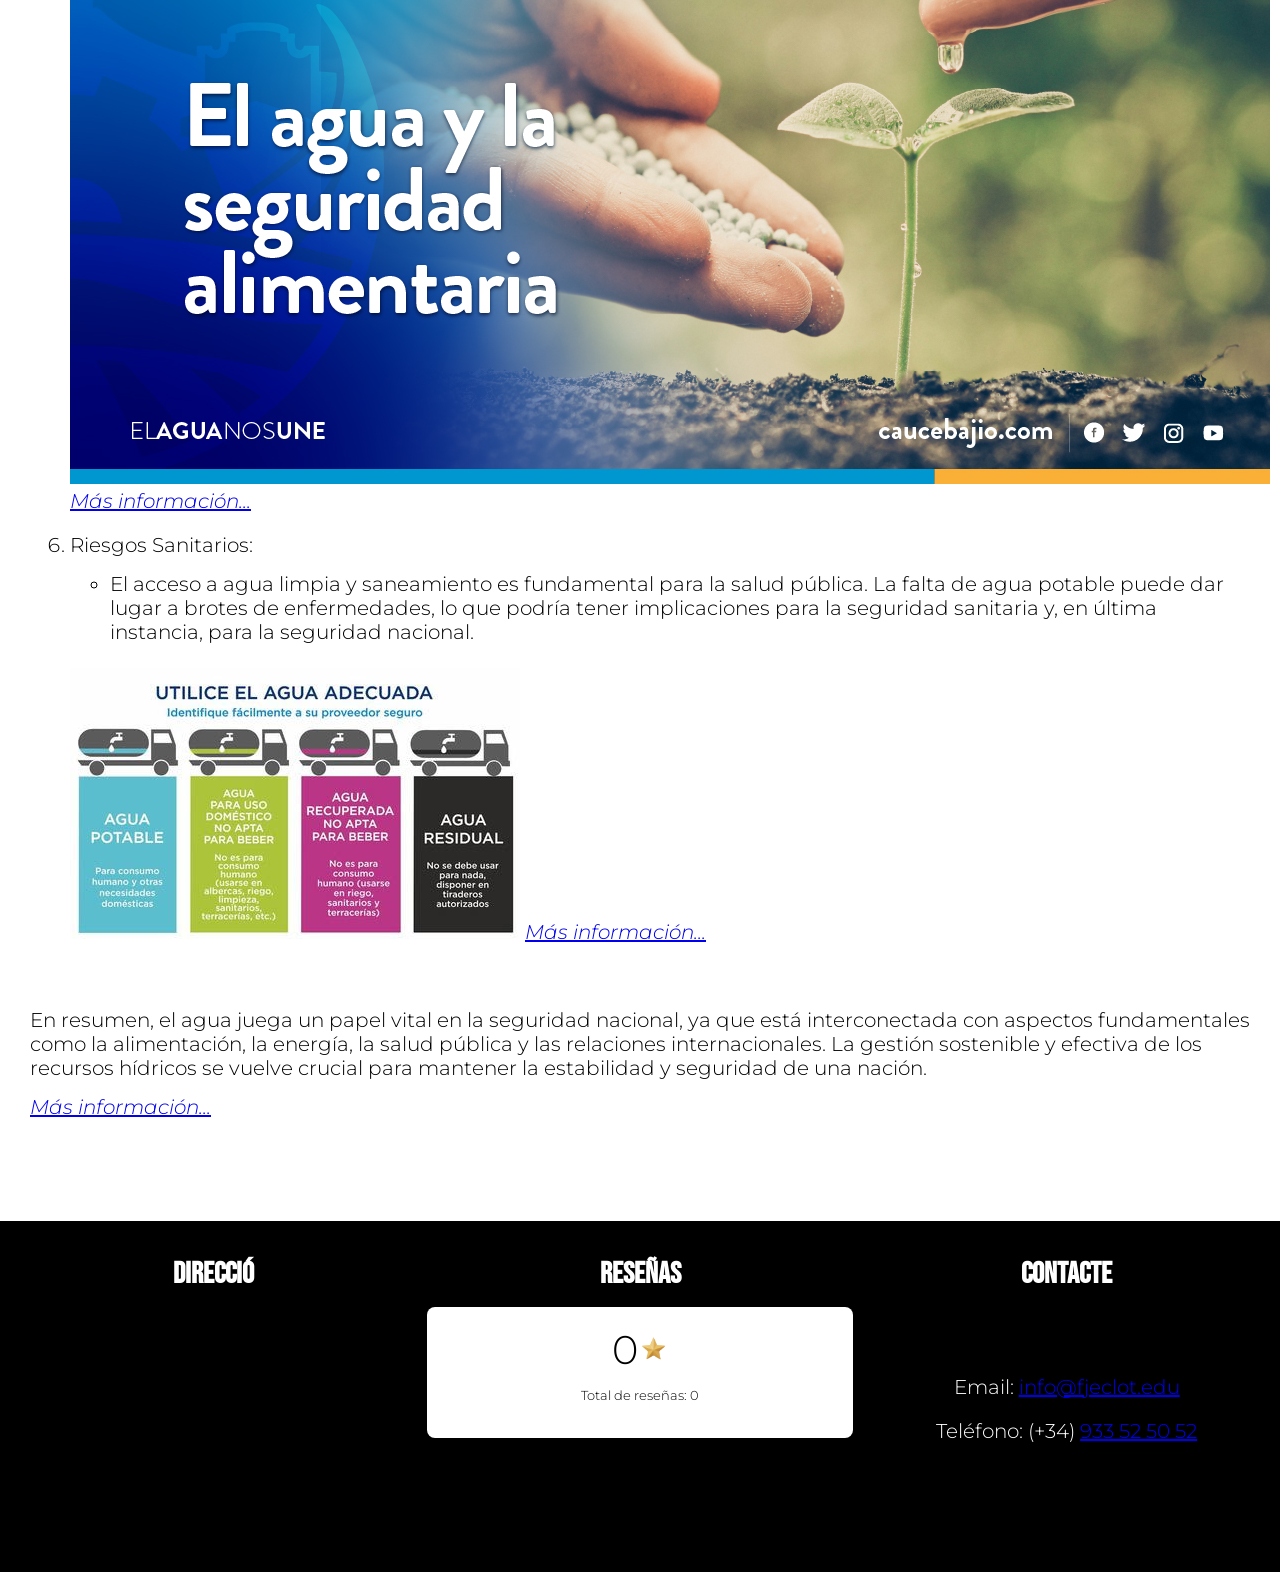
<file: html/seguridad-nacional.html>
<!DOCTYPE html>
<html lang="en">

<head>
    <meta charset="UTF-8">
    <meta name="viewport" content="width=device-width, initial-scale=1.0">
    <title>El Agua en la Seguridad Nacional | GP1 - Aigües</title>
    <link rel="icon" type="image/png" href="../png/logo-negro.png">
    <link rel="stylesheet" href="../css/style.css">
    <link rel="stylesheet" href="../css/resenas.css">
</head>

<body>
    <header class="page__header">
        <button class="loginButton"><a href="../html/login.html">
            <div class="userButton">
                <span id="usernameDisplay"></span>
            </div>
            <img src="../png/user.png"></a>
        </button>
        <nav class="navigation__container">
            <div class="navigation__container--navs navigation__container--fixed navigation__container--top">
                <section class="desktopNav__container" data-top-component="desktop-nav" data-page-position="nav">
                    <div class="desktopNav">
                        <div class="desktopNav__upper">
                            <div class="desktopNav__tabAndLogoContainer">
                                <div class="insider desktopNav__tabContainer">
                                </div>
                                <a class="desktopNav__logo" href="/index">
                                    <img src="../png/logo-blanco.png" alt="Logo nuestro" height="70">
                                </a>
                            </div>
                            <div class="desktopNav__lower">
                                <ul class="desktopNav__linkContainer">
                                    <li class="desktopNav__linkWrapper"><a id="mvl-flyout-button-0"
                                            class="desktopNav__link mvl-flyout-button" href="../html/marco.html">Marco Teórico</a>
                                        <div class="desktopNav__flyout-container nav-flyout-container-0"></div>
                                    </li>
                                    <li class="desktopNav__linkWrapper"><a id="mvl-flyout-button-1"
                                            class="desktopNav__link mvl-flyout-button" href="../html/seguridad-nacional.html">Agua en S.N.</a>
                                        <div class="desktopNav__flyout-container nav-flyout-container-1"></div>
                                    </li>
                                    <li class="desktopNav__linkWrapper"><a id="mvl-flyout-button-2"
                                            class="desktopNav__link mvl-flyout-button" href="../html/conflictos.html">Conflictos</a>
                                        <div class="desktopNav__flyout-container nav-flyout-container-2"></div>
                                    </li>
                                    <li class="desktopNav__linkWrapper"><a id="mvl-flyout-button-3"
                                            class="desktopNav__link mvl-flyout-button" href="../html/gestion-recursos.html">Gestión de recursos</a>
                                        <div class="desktopNav__flyout-container nav-flyout-container-3"></div>
                                    </li>
                                    <li class="desktopNav__linkWrapper"><a id="mvl-flyout-button-4"
                                            class="desktopNav__link mvl-flyout-button" href="../html/derecho-internacional.html">Derecho internacional</a>
                                        <div class="desktopNav__flyout-container nav-flyout-container-4"></div>
                                    </li>
                                    <li class="desktopNav__linkWrapper"><a id="mvl-flyout-button-5"
                                            class="desktopNav__link mvl-flyout-button" href="../html/tecnologias.html">Tecnologías y estrategias</a>
                                        <div class="desktopNav__flyout-container nav-flyout-container-5"></div>
                                    </li>
                                    <li class="desktopNav__linkWrapper"><a id="mvl-flyout-button-6"
                                            class="desktopNav__link mvl-flyout-button" href="../html/cambio-climatico.html">Cambio climático</a>
                                        <div class="desktopNav__flyout-container nav-flyout-container-6"></div>
                                    </li>
                                    <li class="desktopNav__linkWrapper"><a id="mvl-flyout-button-7"
                                            class="desktopNav__link mvl-flyout-button" href="../html/conclusiones.html">Conclusiones</a>
                                        <div class="desktopNav__flyout-container nav-flyout-container-7"></div>
                                    </li>
                                    <li class="desktopNav__linkWrapper"><a id="mvl-flyout-button-7"
                                        class="desktopNav__link mvl-flyout-button" href="../html/sobre-nosaltres.html">Nosotros</a>
                                    <div class="desktopNav__flyout-container nav-flyout-container-7"></div>
                                </li>
                                </ul>
                                <div id="adminDiv" style="display: none;">
                                    <ul class="desktopNav__linkContainer">
                                        <li class="desktopNav__linkWrapper">Administración |</a>
                                        <div class="desktopNav__flyout-container nav-flyout-container-1"></div>
                                        </li>
                                        <li class="desktopNav__linkWrapper"><a id="mvl-flyout-button-2"
                                            class="desktopNav__link mvl-flyout-button" href="../html/VerUsuarios.html">Ver Usuarios</a>
                                        <div class="desktopNav__flyout-container nav-flyout-container-10"></div>
                                        </li>
                                    </ul>
                                </div>
                            </div>
                        </div>
                </section>
            </div>
        </nav>
    </header>
    <script>
       document.addEventListener('DOMContentLoaded', function() {
        const adminDiv = document.getElementById('adminDiv');

        // Verificar si el usuario no es administrador
        if (!document.cookie.split('; ').find(row => row.startsWith('administrador=true'))) {
            // Ocultar el div si no es administrador
            adminDiv.style.display = 'none';
        } else {
            // Mostrar el div si es administrador
            adminDiv.style.display = 'block';
        }
        });
   </script>
    <div class="slider-wrap">
        <div class="single-slide" id="slide-1"></div>
        <div class="single-slide" id="slide-2"></div>
        <div class="single-slide" id="slide-3"></div>
        <div class="single-slide" id="slide-4"></div>
        <div class="single-slide" id="slide-5"></div>
    </div>
    <br><br><br>
    <center><canvas id="myCanvas" width="1000" height="150" data-texto="SEGURIDAD NACIONAL"></canvas></center> 
    <br><br><br>
    <div class="contenido-pagina">
        <h2><b>Seguridad Hídrica</b></h2>
        <p>El papel del agua en el contexto de la seguridad nacional abarca una serie de dimensiones que van más allá de simplemente su disponibilidad y acceso. </p>
            <p>Aquí hay algunos aspectos clave que podrían ser relevantes para un proyecto sobre este tema:</p><br>
            <ol>
                <li><p>Seguridad Hídrica:</p></li>

                <ul>
                    <li> La disponibilidad de agua es esencial para la seguridad nacional, ya que afecta la capacidad de una nación para sostener su población, agricultura e industrias.</li>
                    <li> La escasez de agua o la mala gestión del recurso pueden dar lugar a conflictos internos y tensiones entre naciones vecinas.</li>
                </ul>
                <br>
                <img src="/png/sn1.png">
                
                <li><p>Infraestructuras Críticas:</p></li>
                
                <ul>
                    <li>Las infraestructuras hídricas, como embalses, sistemas de suministro de agua y plantas de tratamiento, son críticas para garantizar la seguridad y estabilidad de una nación.</li>
                    <li>La interrupción de estas infraestructuras, ya sea por desastres naturales, ciberataques o conflictos, puede tener graves implicaciones para la seguridad nacional.</li>
                </ul>
                <br>
                <img src="/png/sn2.png">

                <li><p>Relaciones Internacionales:</p></li>
                
                <ul>
                    <li>La gestión compartida de recursos hídricos transfronterizos puede influir en las relaciones entre países. La cooperación o los desacuerdos en este ámbito pueden tener implicaciones significativas para la seguridad nacional.</li>
                    <li>Los tratados y acuerdos internacionales sobre el agua pueden desempeñar un papel crucial en la promoción de la paz y la estabilidad.</li>
                </ul>
                <br>
                <img src="/png/sn3.png">
                <a href="https://blogs.iadb.org/agua/es/pantanal-el-desafio-de-gestionar-recursos-hidricos-transfronterizos-y-preservar-el-medio-ambiente/"><i>Más información...</i></a>

                <li><p> Cambio Climático:</p></li>

                <ul>
                    <li>El cambio climático afecta la disponibilidad y distribución de recursos hídricos. Eventos extremos como sequías o inundaciones pueden tener consecuencias directas en la seguridad nacional.</li>
                    <li>La variabilidad del clima puede aumentar las tensiones sociales y políticas, lo que podría tener un impacto en la seguridad.</li>
                </ul>
                <br>
                <img src="/png/sn4.png">
                <a href="https://www.un.org/es/climatechange/science/climate-issues/water"><i>Más información...</i></a>
                

                <li><p>Seguridad Alimentaria y Energética:</p></li>

                <ul>
                <li>La agricultura y la producción de energía a menudo dependen en gran medida del acceso al agua. La seguridad alimentaria y energética de una nación está intrínsecamente vinculada a la gestión efectiva de los recursos hídricos.</li>
                </ul>
                <br>
                <img src="/png/sn5.png">
                <a href="https://caucebajio.com/el-agua-y-la-seguridad-alimentaria/"><i>Más información...</i></a>

                <li><p>Riesgos Sanitarios:</p></li>
                <ul>
                    <li>El acceso a agua limpia y saneamiento es fundamental para la salud pública. La falta de agua potable puede dar lugar a brotes de enfermedades, lo que podría tener implicaciones para la seguridad sanitaria y, en última instancia, para la seguridad nacional.
                </ul>
                <br>
                <img src="/png/sn6.png">
                <a href="http://www.centineladigital.com/news/129223"><i>Más información...</i></a>
            </ol>
        <br>
        <p>En resumen, el agua juega un papel vital en la seguridad nacional, ya que está interconectada con aspectos fundamentales como la alimentación, la energía, la salud pública y las relaciones internacionales. La gestión sostenible y efectiva de los recursos hídricos se vuelve crucial para mantener la estabilidad y seguridad de una nación.</p>
        <a href="https://www.lisainstitute.com/blogs/blog/seguridad-nacional-riesgos-amenazas"><i>Más información...</i></a>
    </div>
    <br><br><br>
    <footer class="page__header">
        <div class="columna">
            <h2>Direcció</h2>
            <iframe src="https://www.google.com/maps/embed?pb=!1m18!1m12!1m3!1d2992.217023956609!2d2.187923576060926!3d41.41280737129661!2m3!1f0!2f0!3f0!3m2!1i1024!2i768!4f13.1!3m3!1m2!1s0x12a4a32f21aff871%3A0x8a22bf1df6194fbd!2sEscola%20Jesu%C3%AFtes%20El%20Clot!5e0!3m2!1sca!2ses!4v1700584988956!5m2!1sca!2ses" width="400" height="250" style="border:0;" allowfullscreen="" loading="lazy" referrerpolicy="no-referrer-when-downgrade"></iframe>          
        </div>

        <div class="columna">
            <h2>Reseñas</h2>

            <div class="historialReseñas" ></div>
            
            <script src="../js/resenas.js"></script>
        </div>
        

        <div class="columna">
            <h2>Contacte</h2>
            <br><br>
            <p>Email: <a href="mailto:info@fjeclot.edu">info@fjeclot.edu</a></p>
            <p>Teléfono: (+34) <a href="tel:933525052">933 52 50 52</a></p>
            
        </div>
    </footer>
    <script src="https://code.jquery.com/jquery-3.6.4.min.js"></script>
    <script type="text/javascript" src="../js/resenas.js"></script>
    <script type="text/javascript" src="../js/DomCanvasCookies.js"></script>
    <script src="../js/canvas_titulos.js"></script>
</body>
</html>
</file>
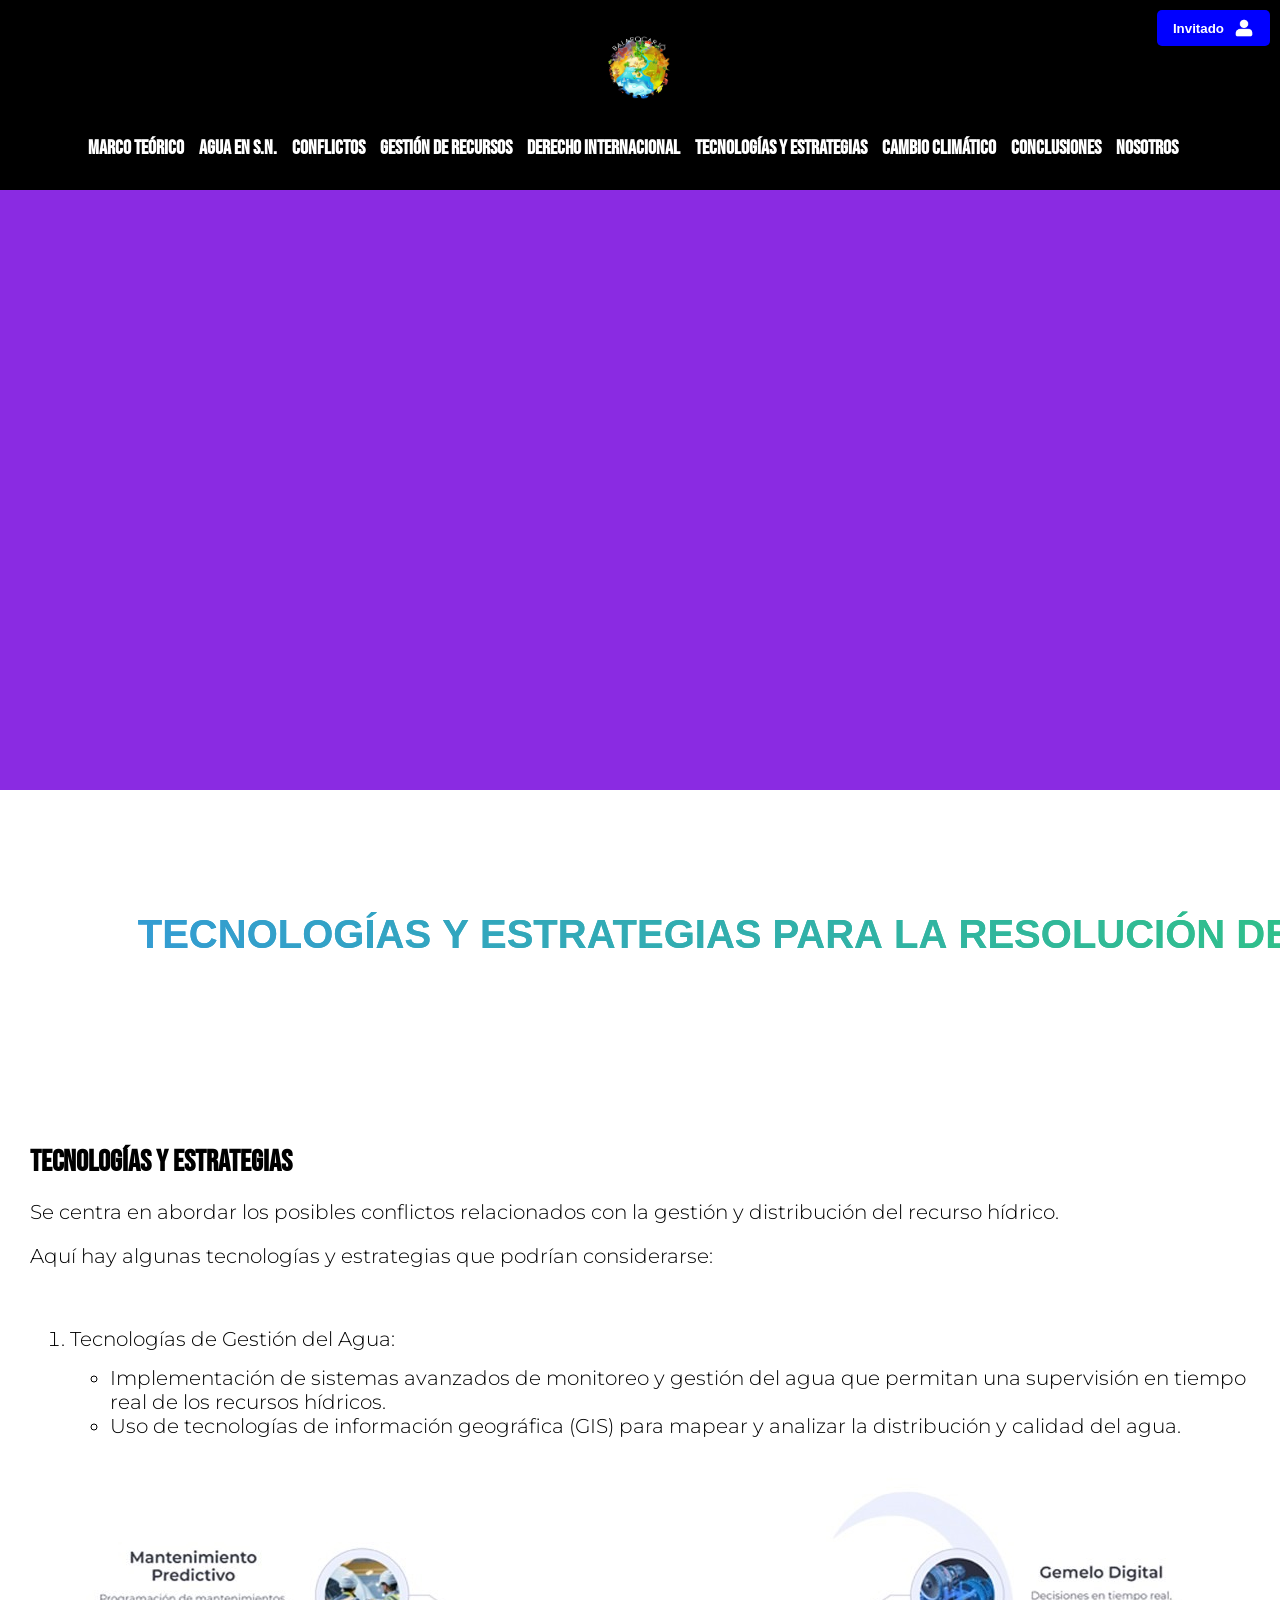
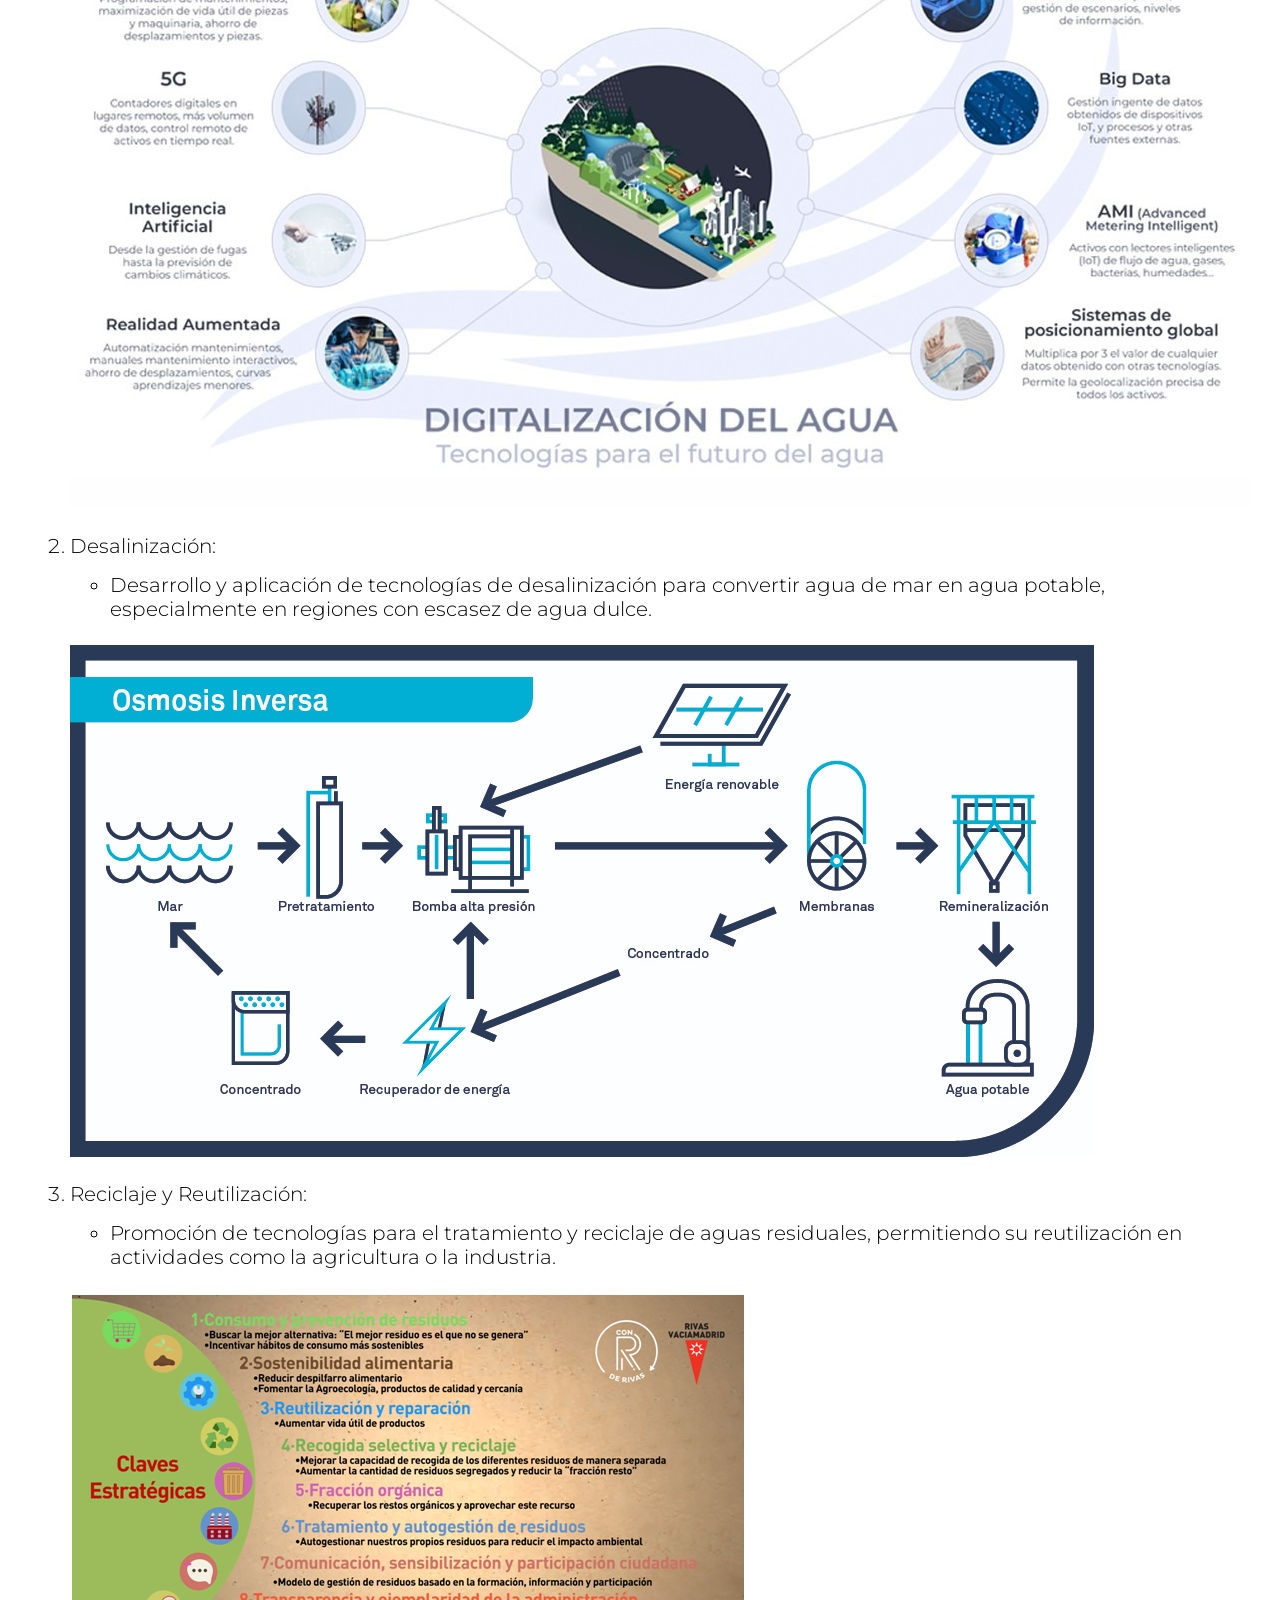
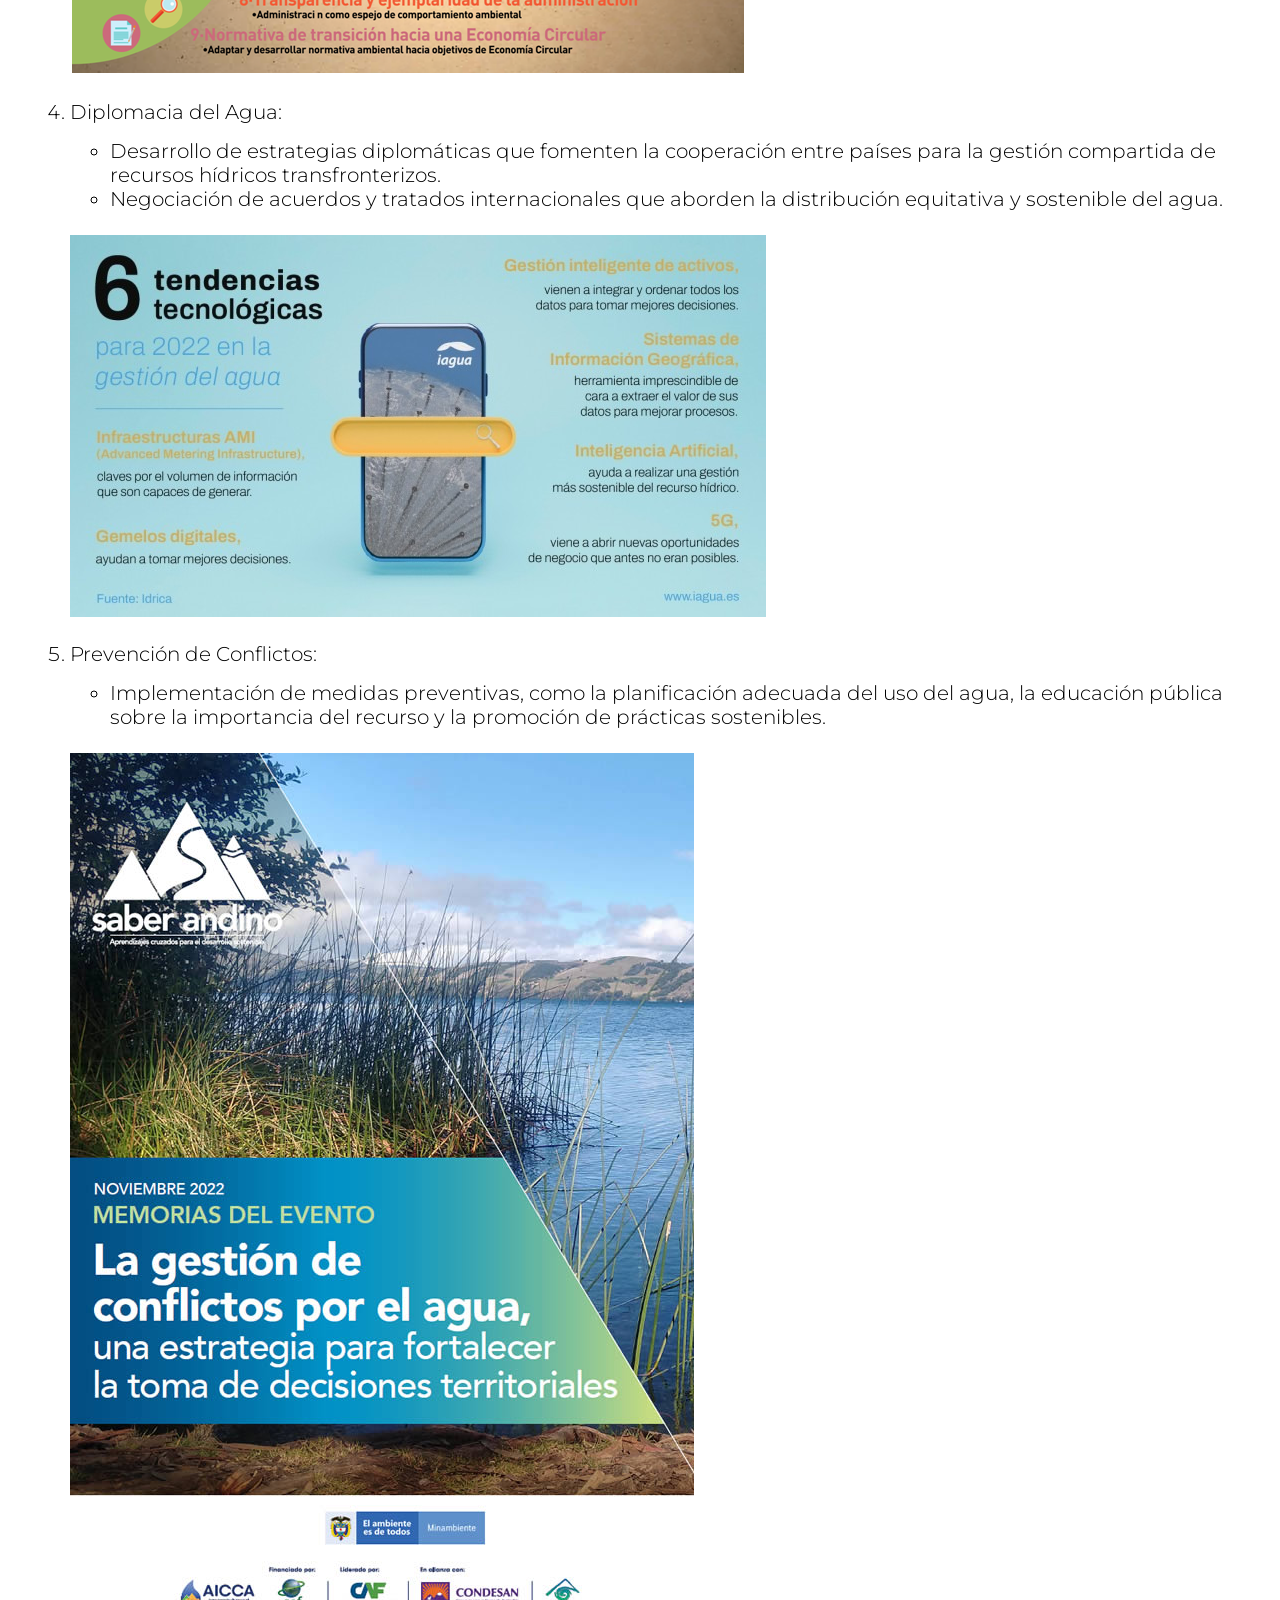
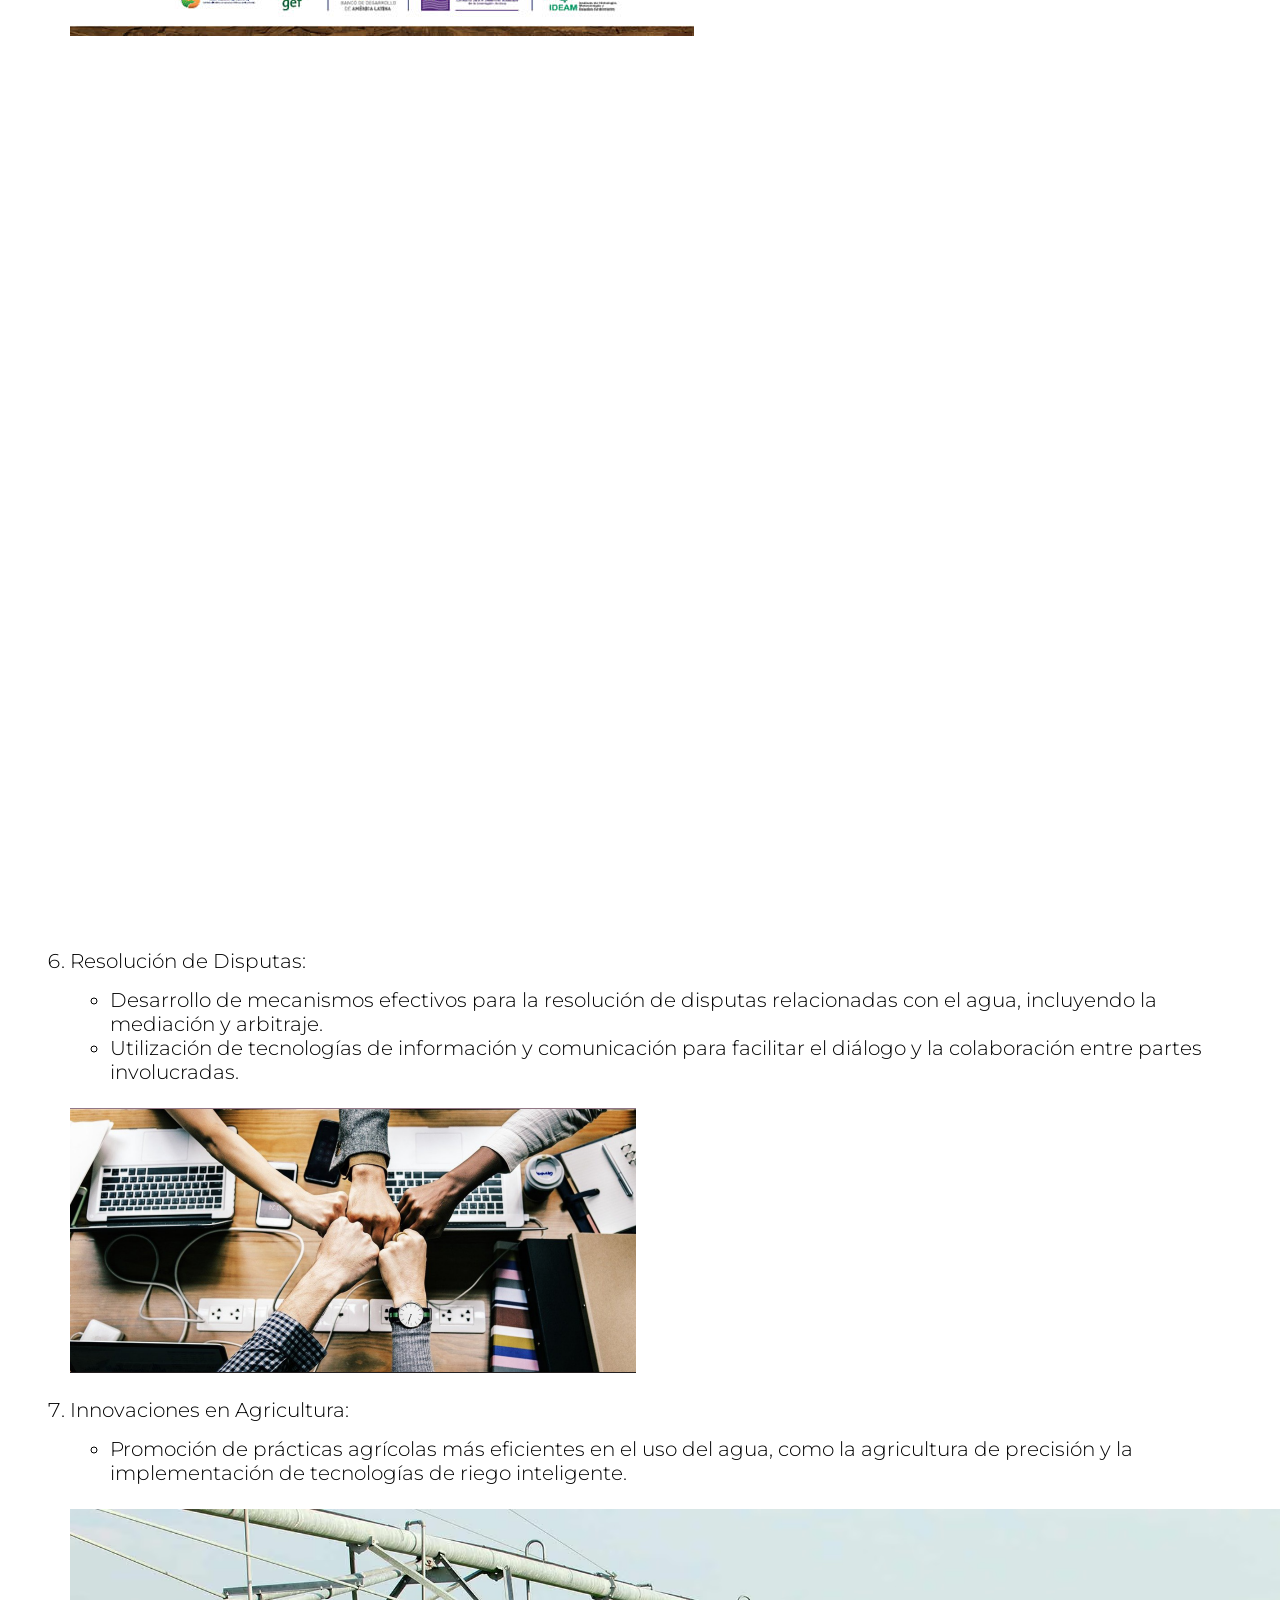
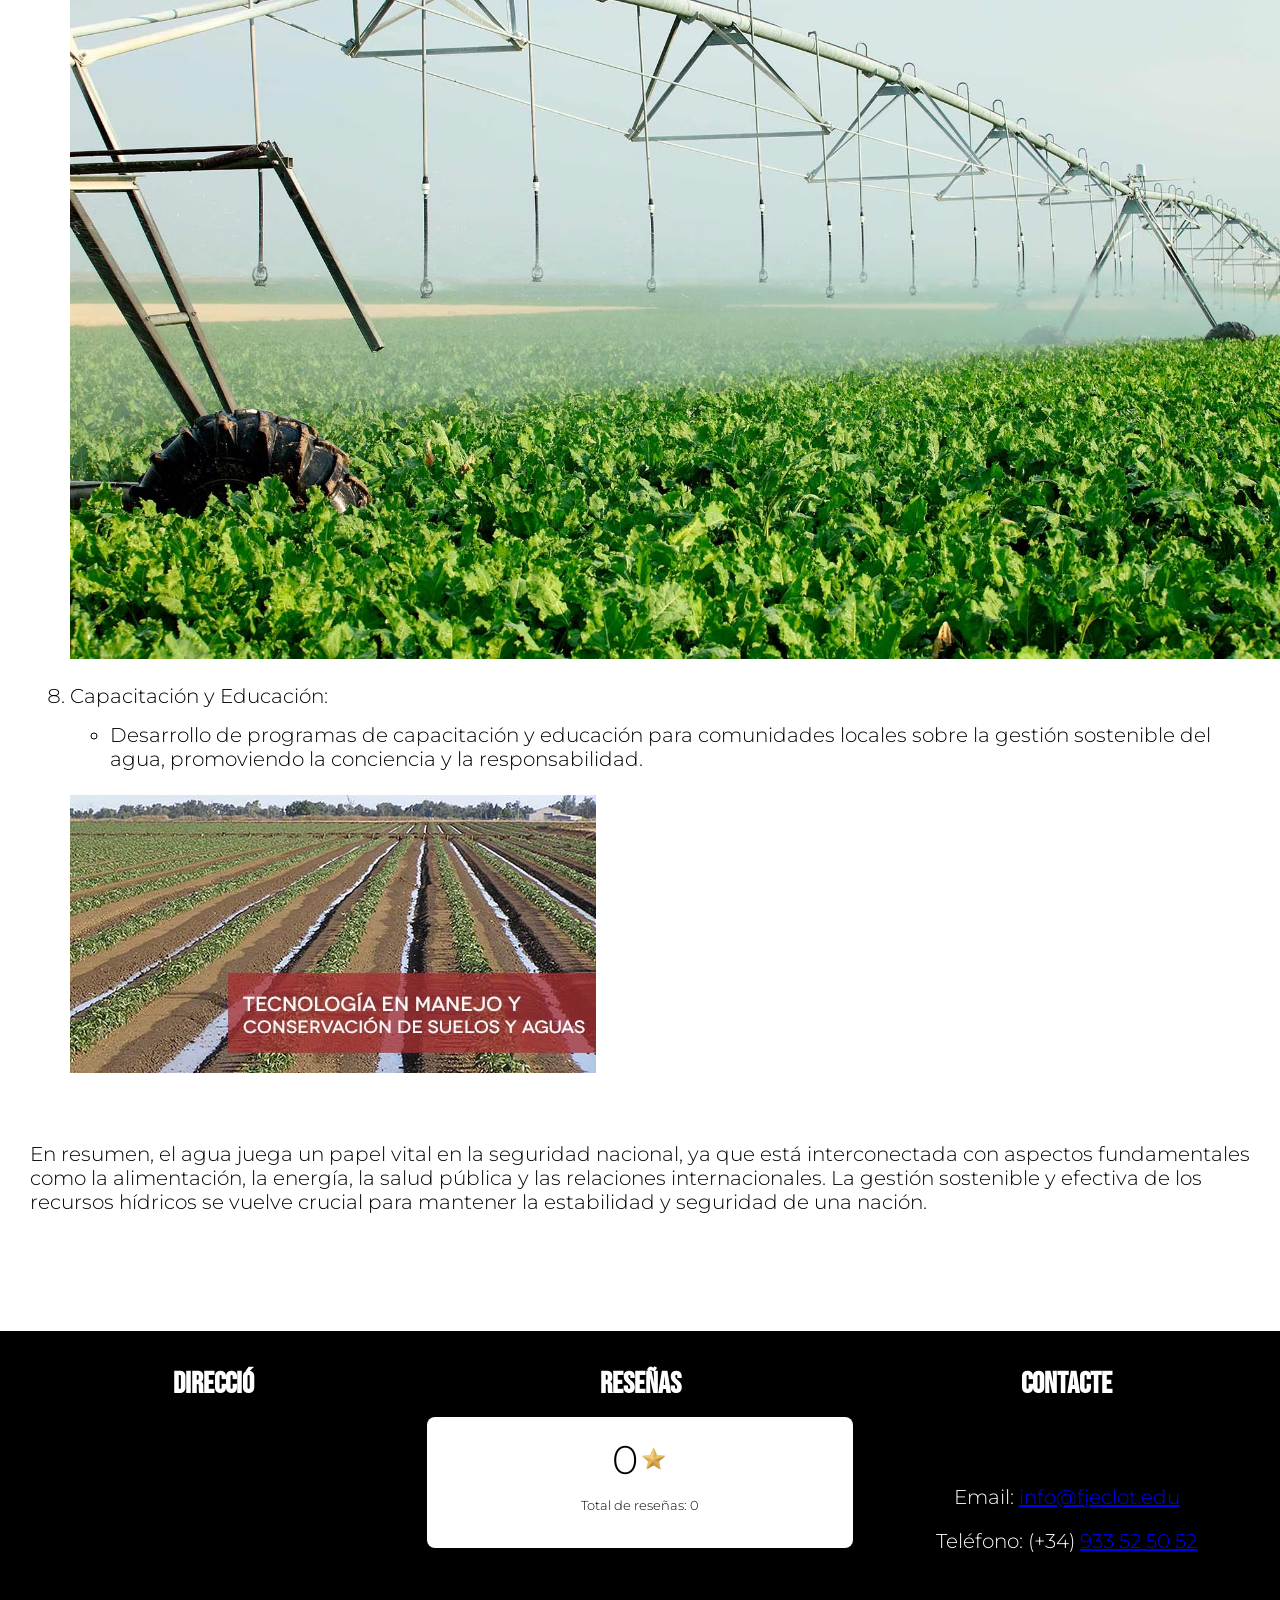
<file: html/tecnologias.html>
<!DOCTYPE html>
<html lang="en">

<head>
    <meta charset="UTF-8">
    <meta name="viewport" content="width=device-width, initial-scale=1.0">
    <title>Tecnologías y Estrategias para la Resolución de Conflictos | GP1 - Aigües</title>
    <link rel="icon" type="image/png" href="../png/logo-negro.png">
    <link rel="stylesheet" href="../css/style.css">
    <link rel="stylesheet" href="../css/resenas.css">
</head>

<body>
    <header class="page__header">
        <button class="loginButton"><a href="../html/login.html">
            <div class="userButton">
                <span id="usernameDisplay"></span>
            </div>
            <img src="../png/user.png"></a>
        </button>
        <nav class="navigation__container">
            <div class="navigation__container--navs navigation__container--fixed navigation__container--top">
                <section class="desktopNav__container" data-top-component="desktop-nav" data-page-position="nav">
                    <div class="desktopNav">
                        <div class="desktopNav__upper">
                            <div class="desktopNav__tabAndLogoContainer">
                                <div class="insider desktopNav__tabContainer">
                                </div>
                                <a class="desktopNav__logo" href="/index">
                                    <img src="../png/logo-blanco.png" alt="Logo nuestro" height="70">
                                </a>
                            </div>
                            <div class="desktopNav__lower">
                                <ul class="desktopNav__linkContainer">
                                    <li class="desktopNav__linkWrapper"><a id="mvl-flyout-button-0"
                                            class="desktopNav__link mvl-flyout-button" href="../html/marco.html">Marco Teórico</a>
                                        <div class="desktopNav__flyout-container nav-flyout-container-0"></div>
                                    </li>
                                    <li class="desktopNav__linkWrapper"><a id="mvl-flyout-button-1"
                                            class="desktopNav__link mvl-flyout-button" href="../html/seguridad-nacional.html">Agua en S.N.</a>
                                        <div class="desktopNav__flyout-container nav-flyout-container-1"></div>
                                    </li>
                                    <li class="desktopNav__linkWrapper"><a id="mvl-flyout-button-2"
                                            class="desktopNav__link mvl-flyout-button" href="../html/conflictos.html">Conflictos</a>
                                        <div class="desktopNav__flyout-container nav-flyout-container-2"></div>
                                    </li>
                                    <li class="desktopNav__linkWrapper"><a id="mvl-flyout-button-3"
                                            class="desktopNav__link mvl-flyout-button" href="../html/gestion-recursos.html">Gestión de recursos</a>
                                        <div class="desktopNav__flyout-container nav-flyout-container-3"></div>
                                    </li>
                                    <li class="desktopNav__linkWrapper"><a id="mvl-flyout-button-4"
                                            class="desktopNav__link mvl-flyout-button" href="../html/derecho-internacional.html">Derecho internacional</a>
                                        <div class="desktopNav__flyout-container nav-flyout-container-4"></div>
                                    </li>
                                    <li class="desktopNav__linkWrapper"><a id="mvl-flyout-button-5"
                                            class="desktopNav__link mvl-flyout-button" href="../html/tecnologias.html">Tecnologías y estrategias</a>
                                        <div class="desktopNav__flyout-container nav-flyout-container-5"></div>
                                    </li>
                                    <li class="desktopNav__linkWrapper"><a id="mvl-flyout-button-6"
                                            class="desktopNav__link mvl-flyout-button" href="../html/cambio-climatico.html">Cambio climático</a>
                                        <div class="desktopNav__flyout-container nav-flyout-container-6"></div>
                                    </li>
                                    <li class="desktopNav__linkWrapper"><a id="mvl-flyout-button-7"
                                            class="desktopNav__link mvl-flyout-button" href="../html/conclusiones.html">Conclusiones</a>
                                        <div class="desktopNav__flyout-container nav-flyout-container-7"></div>
                                    </li>
                                    <li class="desktopNav__linkWrapper"><a id="mvl-flyout-button-7"
                                        class="desktopNav__link mvl-flyout-button" href="../html/sobre-nosaltres.html">Nosotros</a>
                                    <div class="desktopNav__flyout-container nav-flyout-container-7"></div>
                                </li>
                                </ul>
                                <div id="adminDiv" style="display: none;"> 
                                    <ul class="desktopNav__linkContainer">
                                        <li class="desktopNav__linkWrapper">Administración |</a>
                                        <div class="desktopNav__flyout-container nav-flyout-container-1"></div>
                                        </li>
                                        <li class="desktopNav__linkWrapper"><a id="mvl-flyout-button-2"
                                            class="desktopNav__link mvl-flyout-button" href="../html/VerUsuarios.html">Ver Usuarios</a>
                                        <div class="desktopNav__flyout-container nav-flyout-container-10"></div>
                                        </li>
                                    </ul>
                                </div>
                            </div>
                        </div>
                </section>
            </div>
        </nav>
    </header>
    <script>
        document.addEventListener('DOMContentLoaded', function() {
        const adminDiv = document.getElementById('adminDiv');

        // Verificar si el usuario no es administrador
        if (!document.cookie.split('; ').find(row => row.startsWith('administrador=true'))) {
            // Ocultar el div si no es administrador
            adminDiv.style.display = 'none';
        } else {
            // Mostrar el div si es administrador
            adminDiv.style.display = 'block';
        }
        });
   </script>
    <div class="slider-wrap">
        <div class="single-slide" id="slide-1"></div>
        <div class="single-slide" id="slide-2"></div>
        <div class="single-slide" id="slide-3"></div>
        <div class="single-slide" id="slide-4"></div>
        <div class="single-slide" id="slide-5"></div>
    </div>
    <br><br><br>
    <center><canvas id="myCanvas" width="1700" height="150" data-texto="TECNOLOGÍAS Y ESTRATEGIAS PARA LA RESOLUCIÓN DE CONFLICTOS"></canvas></center>
    <script src="../js/canvas_titulos.js"></script>
    <br><br><br>
    <div class="contenido-pagina">
        <h2><b>Tecnologías y estrategias</b></h2>
        <p>Se centra en abordar los posibles conflictos relacionados con la gestión y distribución del recurso hídrico. </p>
            <p>Aquí hay algunas tecnologías y estrategias que podrían considerarse:</p><br>
            <ol>
                <li><p>Tecnologías de Gestión del Agua:</p></li>

                <ul>
                    <li> Implementación de sistemas avanzados de monitoreo y gestión del agua que permitan una supervisión en tiempo real de los recursos hídricos.</li>
                    <li> Uso de tecnologías de información geográfica (GIS) para mapear y analizar la distribución y calidad del agua.</li>
                </ul>
                <br>
                <img src="/png/tye1.png">
                <!--<a href=""><i>Más información...</i></a>-->
                
                <li><p>Desalinización:</p></li>
                
                <ul>
                    <li>Desarrollo y aplicación de tecnologías de desalinización para convertir agua de mar en agua potable, especialmente en regiones con escasez de agua dulce.</li>
                </ul>
                <br>
                <img src="/png/tye2.png">
                <!--<a href=""><i>Más información...</i></a>-->

                <li><p>Reciclaje y Reutilización:</p></li>
                
                <ul>
                    <li>Promoción de tecnologías para el tratamiento y reciclaje de aguas residuales, permitiendo su reutilización en actividades como la agricultura o la industria.</li>
                </ul>
                <br>
                <img src="/png/tye3.png">
                <!--<a href=""><i>Más información...</i></a>-->

                <li><p> Diplomacia del Agua: </p></li>

                <ul>
                    <li>Desarrollo de estrategias diplomáticas que fomenten la cooperación entre países para la gestión compartida de recursos hídricos transfronterizos.</li>
                    <li>Negociación de acuerdos y tratados internacionales que aborden la distribución equitativa y sostenible del agua.</li>
                </ul>
                <br>
                <img src="/png/tye4.png">
                <!--<a href="https://www.iagua.es/blogs/facts-and-figures/6-tendencias-tecnologicas-2022-gestion-agua"><i>Más información...</i></a>-->

                <li><p>Prevención de Conflictos:</p></li>

                <ul>
                <li>Implementación de medidas preventivas, como la planificación adecuada del uso del agua, la educación pública sobre la importancia del recurso y la promoción de prácticas sostenibles.</li>
                </ul>
                <br>
                <img src="/png/tye5.png">
                <iframe src="/png/La-gestion-de-conflictos-por-el-agua-Memoria-Saber-Andino.pdf"frameborder="0" scrolling="no" width="800px" height="883px"></iframe>
                <!--<a href=""><i>Más información...</i></a>-->

                <li><p>Resolución de Disputas:</p></li>
                <ul>
                    <li>Desarrollo de mecanismos efectivos para la resolución de disputas relacionadas con el agua, incluyendo la mediación y arbitraje.</li>
                    <li>Utilización de tecnologías de información y comunicación para facilitar el diálogo y la colaboración entre partes involucradas.</li>
                </ul>
                <br>
                <img src="/png/tye6.png">
                <!--<a href=""><i>Más información...</i></a>-->

                <li><p>Innovaciones en Agricultura:</p></li>
                <ul>
                    <li>Promoción de prácticas agrícolas más eficientes en el uso del agua, como la agricultura de precisión y la implementación de tecnologías de riego inteligente.</li>
                </ul>
                <br>
                <img src="/png/tye7.png" height="750px">
                <!--<a href="https://www.bbva.com/es/sostenibilidad/las-nuevas-tecnologias-y-la-naturaleza-unidas-para-un-riego-mas-eficiente/"><i>Más información...</i></a>-->

                <li><p>Capacitación y Educación:</p></li>
                <ul>
                    <li>Desarrollo de programas de capacitación y educación para comunidades locales sobre la gestión sostenible del agua, promoviendo la conciencia y la responsabilidad.</li>
                </ul>
                <br>
                <img src="/png/tye8.png">
                <!--<a href=""><i>Más información...</i></a>-->
            </ol>
        <br>
        <p>En resumen, el agua juega un papel vital en la seguridad nacional, ya que está interconectada con aspectos fundamentales como la alimentación, la energía, la salud pública y las relaciones internacionales. La gestión sostenible y efectiva de los recursos hídricos se vuelve crucial para mantener la estabilidad y seguridad de una nación.</p>
        <!--<a href=""><i>Más información...</i></a>-->
    </div>
    <br><br><br>
    <footer class="page__header">
        <div class="columna">
            <h2>Direcció</h2>
            <iframe src="https://www.google.com/maps/embed?pb=!1m18!1m12!1m3!1d2992.217023956609!2d2.187923576060926!3d41.41280737129661!2m3!1f0!2f0!3f0!3m2!1i1024!2i768!4f13.1!3m3!1m2!1s0x12a4a32f21aff871%3A0x8a22bf1df6194fbd!2sEscola%20Jesu%C3%AFtes%20El%20Clot!5e0!3m2!1sca!2ses!4v1700584988956!5m2!1sca!2ses" width="400" height="250" style="border:0;" allowfullscreen="" loading="lazy" referrerpolicy="no-referrer-when-downgrade"></iframe>          
        </div>

        <div class="columna">
            <h2>Reseñas</h2>

            <div class="historialReseñas"></div>
            
            <script src="../js/resenas.js"></script>
        </div>
        

        <div class="columna">
            <h2>Contacte</h2>
            
            <br><br>
            <p>Email: <a href="mailto:info@fjeclot.edu">info@fjeclot.edu</a></p>
            <p>Teléfono: (+34) <a href="tel:933525052">933 52 50 52</a></p>
            </div>
        </div>
    </footer>
    <script src="https://code.jquery.com/jquery-3.6.4.min.js"></script>
    <script type="text/javascript" src="../js/resenas.js"></script>
    <script type="text/javascript" src="../js/DomCanvasCookies.js"></script>
    <script src="../js/canvas_titulos.js"></script>
</body>
</html>
</file>
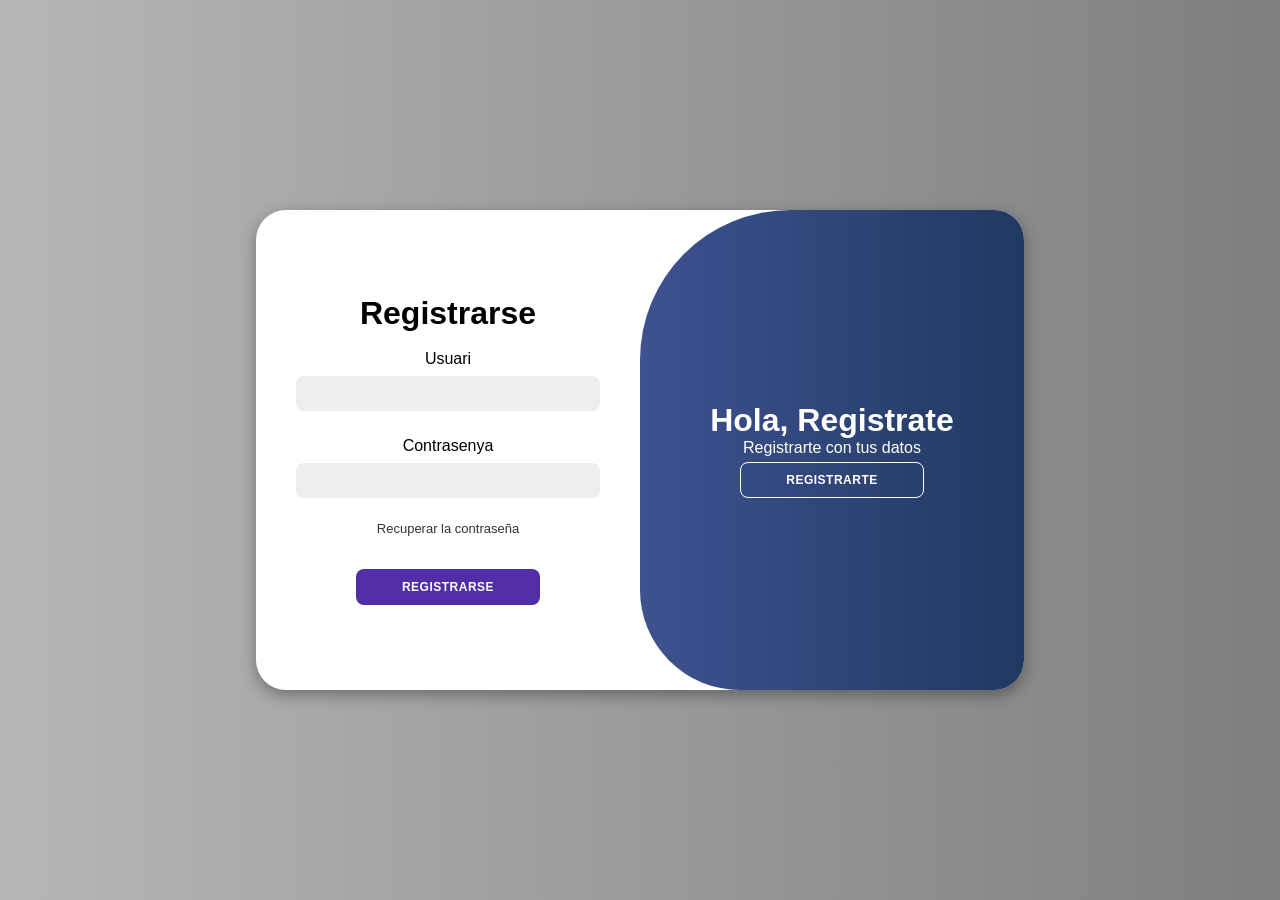
<file: login/login.html>
<!DOCTYPE html>
<html lang="en">

<head>
    <meta charset="UTF-8">
    <meta name="viewport" content="width=device-width, initial-scale=1.0">
    <link rel="stylesheet" href="login.css">
    <title>Login/Register</title>
</head>

<body>

    <div class="contenedor" id="contenedor">
        <div class="contenedor-formulario registrarse">
            <form action="/register" method="post">
                <h1>crear cuenta</h1> <br>
                <label for="username">Usuari</label>
                <input type="text" id="username" name="username">
                <br>
                <label for="password">Contrasenya</label>
                <input type="password" id="password" name="password">
                <button>iniciar session</button>
            </form>
        </div>
        <div class="contenedor-formulario iniciar-sesion">
            <form action="/login" method="post">
                <h1>Registrarse</h1> <br>
                <label for="username">Usuari</label>
                <input type="text" id="username" name="username">
                <br>
                <label for="password">Contrasenya</label>
                <input type="password" id="password" name="password">
                <a href="#">Recuperar la contraseña</a> <br>
                <button>Registrarse</button>
            </form>
        </div>
        <div class="container-colores">
            <div class="container">
                <div class="panel-container container-izquierda">
                    <h1>Bienvenido de vuelta</h1>
                    <p>Inicia session para poder acceder</p>
                    <button class="hidden" id="iniciar-sesion">iniciar session</button>
                </div>
                <div class="panel-container container-derecha">
                    <h1>Hola, Registrate</h1>
                    <p>Registrarte con tus datos</p>
                    <button class="hidden" id="registrarse">Registrarte</button>
                </div>
            </div>
        </div>
    </div>

    <script src="login.js"></script>
</body>

</html>
</file>
<file: css/style.css>
@import url('https://fonts.googleapis.com/css2?family=Bebas+Neue&display=swap');
@import url('https://fonts.googleapis.com/css2?family=Montserrat:ital,wght@0,100;0,200;0,300;0,400;0,500;0,600;0,700;0,800;0,900;1,100;1,200;1,300;1,400;1,500;1,600;1,700;1,800;1,900&family=Raleway:ital,wght@0,100;0,200;0,300;0,400;0,500;0,600;0,700;0,800;0,900;1,100;1,200;1,300;1,400;1,500;1,600;1,700;1,800;1,900&display=swap');

body {
    margin: auto;
    font-size: 20px;
    font-family: 'Montserrat', sans-serif;
    font-weight: 300;
}
.page__header {
    background-color: black;
    color: #fff;
    padding: 10px 0;
    position: relative; /* Añadido para permitir posicionamiento relativo */
}

.navigation__container {
    text-align: center;
}

.desktopNav {
    display: flex;
    flex-direction: column;
    align-items: center;
    max-width: 1800px;
    margin: 0 auto;
    margin-top: 20px;
    margin-bottom: 20px;
    font-family: 'Bebas Neue', sans-serif;
}


.desktopNav__logo {
    text-decoration: none;
    color: #fff;
    margin-bottom: 20px;
}

.desktopNav__linkContainer {
    list-style: none;
    padding: 0;
    margin: 0;
    display: flex;
}

.desktopNav__linkWrapper {
    margin-right: 15px;
    margin-top: 30px;
}

.desktopNav__link {
    text-decoration: none;
    color: #fff;
    font-weight: bold;
    transition: color 0.3s ease;
}

.desktopNav__link:hover {
    color: blue;
}

.page__header .loginButton {
  position: absolute;
  top: 10px;
  right: 10px;
  padding: 8px 16px;
  background-color: blue;
  color: #000;
  text-decoration: none;
  border-radius: 5px;
  font-weight: bold;
}

.page__header .loginButton a {
  display: flex;
  position: relative;
  align-items: center; /* Centra verticalmente los elementos dentro del userButton */
}

.page__header .loginButton #usernameDisplay {
  margin-right: 10px; /* Agrega un margen a la derecha del span */
  position: relative;
  color: white;
}


.loginButton {
    position: absolute;
    top: 10px;
    right: 10px;
    padding: 8px 16px;
    background-color: blue;
    color: #000;
    text-decoration: none;
    border-radius: 5px;
    font-weight: bold;
}

.slider-wrap {
    width: 100%;
    height:600px;
    position: relative;
  }
  .single-slide {
    width: 100%;
      height: 100%;
      position: absolute;
    opacity: 0;
  animation: slider-animation;
  animation-duration: 25s;
  animation-iteration-count: infinite;
  animation-timing-function: ease-in-out;
    background-size: cover;
  }
  
  #slide-1 {animation: none; opacity: 1;background-color: blueviolet; background-image: url(https://e00-elmundo.uecdn.es/assets/multimedia/imagenes/2023/09/27/16958246869027.jpg);}
  #slide-2 {background-color: rebeccapurple; animation-delay: 5s; background-image: url(https://ingeniosanos.upct.es/storage/20181475217_rioscurvos.jpg);}
  #slide-3 {background-color: orange; animation-delay: 10s; background-image: url(https://s1.eestatic.com/2023/08/17/enclave-ods/historias/787431593_235419609_1706x960.jpg);}
  #slide-4 {background-color: blue; animation-delay: 15s; background-image: url(https://www.agenciabonitodemais.com.br/wp-content/uploads/2023/02/quais-os-principais-rios-de-bonito-ms.webp);}
  #slide-5 {background-color: rgb(14, 124, 175); animation-delay: 20s; background-image: url(https://viajes.nationalgeographic.com.es/medio/2020/09/15/rio-iregua-la-rioja_499460ff_1254x837.jpg);}
  
  @keyframes slider-animation {
      
  0% {
      opacity: 0;
  }
  6% {
      opacity: 1;
  }
  24% {
      opacity: 1;
  }
  30% {
      opacity: 0;
  }
  100% {
      opacity: 0;
  }
  }

  .container-busqueda {
    display: flex;
    max-width: 300px;
    width: 100%;
    border: 2px solid #ccc;
    border-radius: 5px;
    overflow: hidden;
}

button {
    background-color: #007bff;
    border: none;
    padding: 10px;
    cursor: pointer;
}
button img {
    width: 20px;
    height: 20px;
    filter: invert(1); /* Invertir el color del icono */
}

input {
    flex: 1;
    padding: 10px;
    border: none;
    outline: none;
}

#contingut {
    align-items: center;
    margin-left: 40px;
}

footer {
    display: flex;
    justify-content: space-between;
    background-color: #f0f0f0; /* Puedes ajustar el color de fondo según tu diseño */
    padding: 10px;
  }

  .columna {
    flex: 1;
    text-align: center; 
  }

  h2 {
    font-family: 'Bebas Neue', sans-serif;
  }

.section {
    display: flex;
    justify-content: space-between;
    align-items: center;
}

.image-container,
.text-container {
    flex: 1;
    box-sizing: border-box;
}

.image-container img {
    width: 100%;
    height: auto;
    display: block;
    margin: 0 auto;
}

.text-container p {
    text-align: justify;
    margin: 100px;
}

@media screen and (max-width: 768px) {
    .section {
        flex-direction: column;
        text-align: center;
    }
}

.texto p {
    align-items: center;
    margin: 100px;
}

#div1, #div2 {
    width: 100px;
    box-sizing: border-box;
    flex: 1;
    border: 1px solid black;
    padding: 10px;
}

#contenedor {
display: flex;
flex-direction: column;
align-items: center;
}

.tablagame {
border-collapse: collapse;
width: 50%;
margin: 20px;
}

.tablagame td {
  border: 3px solid #09279f;
  padding: 8px;
  text-align: center;
}

/* Estilo para la celda que contiene el resultado */
.tablagame td:nth-child(3) {
  width: 100px; /* ajusta esto según tus necesidades */
}

/* Agrega estilos para el icono al lado derecho del texto */
.draggable {
margin: 0;
padding: 10px;
border: 1px solid #ddd;
cursor: move;
display: inline-block;
}

.container {
  width: 300px;
  margin: 100px auto;
  background: #fff;
  padding: 20px;
  border-radius: 5px;
}

.reviews-section {
    max-width: 500px;
    height: 200px;
    margin: 10px auto;
    padding: 20px;
    background-color: #fff;
    box-shadow: 0 0 10px rgba(0, 0, 0, 0.1);
    border-radius: 8px;
    overflow-y: auto;
  }

  .rating {
    font-size: 24px;
    color: #ff9800; /* Color de las estrellas (naranja) */
  }

  .review-count {
    font-size: 16px;
    color: #333;
  }

  .review {
    border-bottom: 1px solid #ddd;
    padding: 10px 0;
  }

  .review .user {
    font-weight: bold;
    color: #333;
  }

  .review .date {
    color: #777;
    font-size: small;
  }

  .review .comment {
    color: #555;
  }

  .reseña {
    border: 1px solid #ccc;
    padding: 10px;
    margin: 10px;
    width: 300px;
    display: inline-block;
  }

  .contenido-pagina {
    margin: 10px;
    padding: 20px;
    background-color: #fff;
    border-radius: 8px;
  }

  h1 {
    align-items: center;
  }

  h1, h2, p {
    margin-bottom: 15px;
  }

  .section-text {
    display: flex;
    overflow: hidden;
    max-height: 0;
    transition: max-height 0.5s ease-in-out;
  }

  .section-text.open {
    max-height: 1000px;
    transition: max-height 1s ease-in-out;
  }

  .image-container {
    flex: 1;
  }

  .text-container {
    flex: 1;
    box-sizing: border-box;
  }

  .text-container p {
    margin-bottom: 15px;
  }

  .toggle-button {
    cursor: pointer;
    padding: 10px;
    background: linear-gradient(to right, #3498db, #2ecc709a);
    color: #fff;
    border: none;
    border-radius: 5px;
    font-size: 16px;
    margin: 10px 0;
  }

h3,h4{
  font-family: 'Bebas Neue';
}

.historialReseñas {
  max-height: 210px;
  overflow-y: auto; 
  background-color: transparent;
  margin: 10px auto;
  padding: 20px;
  background-color: #fff;
  color: #000;
  box-shadow: 0 0 10px rgba(0, 0, 0, 0.1);
  border-radius: 8px;
}

.historialReseñasItem {
  margin-bottom: 10px; /* Ajusta el espacio entre reseñas si es necesario */
}

.lineaDelgada {
  border: 0.5px solid #ccc; /* Establece el estilo de la línea delgada */
  margin: 10px 0; /* Ajusta el espacio entre la línea y las reseñas si es necesario */
}

.chart-container {
  display: ruby;
  justify-content: space-between;
}

#total-reviews {
  font-size: small;
  position: relative;
}

#averageRating {
  margin: -2px;
  position: relative;
  font-size: 40px;
  margin-bottom: 0px;
}

#reseñaNombre::placeholder {
  color: rgba(95, 95, 95, 0.438);
  font-style: italic;
  font-family: 'Montserrat', sans-serif;
}

#reseñaTexto::placeholder {
  color: rgba(95, 95, 95, 0.438);
  font-style: italic;
  font-family: 'Montserrat', sans-serif;
}
</file>
<file: css/resenas.css>
h1 {
  text-align: center;
}

label {
  display: block;
  margin-bottom: 5px;
}

textarea {
  width: 100%;
  margin-bottom: 10px;
  border: 2px solid rgb(58, 112, 239); 
  padding: 10px;
  box-sizing: border-box; 
  resize: vertical; 
}

select {
  width: 100%;
  margin-bottom: 15px;
  border: 1px solid #ccc; 
  padding: 10px;
  box-sizing: border-box;
}
#guardarReseñaBtn, #limpiarReseñasBtn, #buscarReseñaBtn{
  padding: 10px;
  margin-top: 10px; 
  width: 100%; 
  background-color: #4CAF50; 
  color: white;
  border: none;
  cursor: pointer;
}

button:hover {
  background-color: #45a049
}

.reseñas {
  width: 300px; 
  margin: 0 auto; 
  padding: 10px;
  border: 1px solid #ccc; 
}

::placeholder {
  color: #888;
  opacity: 1; 
}


#contacto {
  width: 459px;
  height: 252px;
  border: 1px solid black;
  color: black;
  background-color: lightgray;
  margin-top: 77px;
}
</file>
<file: css/login.css>
* {
    margin: 0;
    padding: 0;
    box-sizing: border-box;
    font-family: 'Segoe UI', 'Roboto', 'Arial', sans-serif; /* Fuente alternativa sin necesidad de Google Fonts */
}

body {
    background-color: #c9d6ff;
    background: linear-gradient(to bottom, #b6b6b6, #1875ae);
    display: flex;
    align-items: center;
    justify-content: center;
    flex-direction: column;
    height: 100vh;
}

.contenedor {
    background-color: #fff;
    border-radius: 30px;
    box-shadow: 0 5px 15px rgba(0, 0, 0, 0.35);
    position: relative;
    overflow: hidden;
    width: 768px;
    max-width: 100%;
    min-height: 480px;
}

.contenedor span {
    font-size: 12px;
}
.contenedor form{
    display: flex;
    align-items: center;
    justify-content: center;
    flex-direction: column;
    padding: 0 40px;
    height: 100%;
}
.contenedor button {
    background-color: #512da8;
    color: #fff;
    font-size: 12px;
    padding: 10px 45px;
    border: 1px solid transparent;
    border-radius: 8px;
    font-weight: 600;
    letter-spacing: 0.5px;
    text-transform: uppercase;
    margin-top: 5px;
    cursor: pointer;
}

.contenedor a{
    color: #333;
    font-size: 13px;
    text-decoration: none;
    margin: 15px 0 10px;
}

.contenedor button.hidden{
    background-color: transparent;
    border-color: #fff;
}
.contenedor input{
    border: none;
    margin: 8px 0;
    padding: 10px 15px;
    font-size: 13px;
    border-radius: 8px;
    width: 100%;
    outline: none;
}
.contenedor-formulario {
    position: absolute;
    top: 0;
    height: 100%;
    transition: all 0.6s ease-in-out;
}

.iniciar-sesion, .registrarse {
    left: 0;
    width: 50%;
    z-index: 2;
}

.registrarse{
    left: 0;
    width: 50%;
    opacity: 0;
    z-index: 1;
}

.contenedor.active .registrarse {
    transform: translateX(100%);
    opacity: 1;
    z-index: 5;
    animation: move 0.6s;
}

@keyframes move {
    0%, 49.99% {
        opacity: 0;
        z-index: 1;
    }
    50%, 100% {
        opacity: 1;
        z-index: 5;
    }
}

.contenedor-formulario input {
    background-color: #eee;
    border: none;
    margin: 8px 0;
    padding: 10px 15px;
    font-size: 13px;
    border-radius: 8px;
    width: 100%;
    outline: none;
}

.container-colores {
    position: absolute;
    top: 0;
    left: 50%;
    width: 50%;
    height: 100%;
    overflow: hidden;
    transition: all 0.4s ease-in-out;
    border-radius: 150px 0 0 100px;
    z-index: 1000;
}

.contenedor.active .container-colores {
    transform: translateX(-100%);
    border-radius: 0 150px 100px 0;
}

.container {
    background-color: #333;
    height: 100%;
    background: linear-gradient(to right, #5c6bc0, #203961);
    color: #fff;
    position: relative;
    left: -100%;
    height: 100%;
    width: 200%;
    transform: translateX(0);
    transition: all 0.4s ease-in-out;

}

.contenedor.active .container {
    transform: translateX(50%);
}

.panel-container {
    position: absolute;
    width: 50%;
    height: 100%;
    display: flex;
    align-items: center;
    justify-content: center;
    flex-direction: column;
    padding: 0 30px;
    text-align: center;
    top: 0;
    transform: translateX(0);
    transition: all 0.4s ease-in-out;
}

.container-izquierda {
    transform: translateX(-200%);
}

.contenedor.active .container-izquierda {
    transform: translateX(0);
}

.container-derecha {
    right: 0;
}
</file>
<file: login/login.css>
* {
    margin: 0;
    padding: 0;
    box-sizing: border-box;
    font-family: 'Segoe UI', 'Roboto', 'Arial', sans-serif; /* Fuente alternativa sin necesidad de Google Fonts */
}

body {
    background-color: #c9d6ff;
    background: linear-gradient(to right, #b6b6b6, #7f7f7f);
    display: flex;
    align-items: center;
    justify-content: center;
    flex-direction: column;
    height: 100vh;
}

.contenedor {
    background-color: #fff;
    border-radius: 30px;
    box-shadow: 0 5px 15px rgba(0, 0, 0, 0.35);
    position: relative;
    overflow: hidden;
    width: 768px;
    max-width: 100%;
    min-height: 480px;
}

.contenedor span {
    font-size: 12px;
}
.contenedor form{
    display: flex;
    align-items: center;
    justify-content: center;
    flex-direction: column;
    padding: 0 40px;
    height: 100%;
}
.contenedor button {
    background-color: #512da8;
    color: #fff;
    font-size: 12px;
    padding: 10px 45px;
    border: 1px solid transparent;
    border-radius: 8px;
    font-weight: 600;
    letter-spacing: 0.5px;
    text-transform: uppercase;
    margin-top: 5px;
    cursor: pointer;
}

.contenedor a{
    color: #333;
    font-size: 13px;
    text-decoration: none;
    margin: 15px 0 10px;
}

.contenedor button.hidden{
    background-color: transparent;
    border-color: #fff;
}
.contenedor input{
    border: none;
    margin: 8px 0;
    padding: 10px 15px;
    font-size: 13px;
    border-radius: 8px;
    width: 100%;
    outline: none;
}
.contenedor-formulario {
    position: absolute;
    top: 0;
    height: 100%;
    transition: all 0.6s ease-in-out;
}

.iniciar-sesion, .registrarse {
    left: 0;
    width: 50%;
    z-index: 2;
}

.registrarse{
    left: 0;
    width: 50%;
    opacity: 0;
    z-index: 1;
}

.contenedor.active .registrarse {
    transform: translateX(100%);
    opacity: 1;
    z-index: 5;
    animation: move 0.6s;
}

@keyframes move {
    0%, 49.99% {
        opacity: 0;
        z-index: 1;
    }
    50%, 100% {
        opacity: 1;
        z-index: 5;
    }
}

.contenedor-formulario input {
    background-color: #eee;
    border: none;
    margin: 8px 0;
    padding: 10px 15px;
    font-size: 13px;
    border-radius: 8px;
    width: 100%;
    outline: none;
}

.container-colores {
    position: absolute;
    top: 0;
    left: 50%;
    width: 50%;
    height: 100%;
    overflow: hidden;
    transition: all 0.4s ease-in-out;
    border-radius: 150px 0 0 100px;
    z-index: 1000;
}

.contenedor.active .container-colores {
    transform: translateX(-100%);
    border-radius: 0 150px 100px 0;
}

.container {
    background-color: #333;
    height: 100%;
    background: linear-gradient(to right, #5c6bc0, #203961);
    color: #fff;
    position: relative;
    left: -100%;
    height: 100%;
    width: 200%;
    transform: translateX(0);
    transition: all 0.4s ease-in-out;

}

.contenedor.active .container {
    transform: translateX(50%);
}

.panel-container {
    position: absolute;
    width: 50%;
    height: 100%;
    display: flex;
    align-items: center;
    justify-content: center;
    flex-direction: column;
    padding: 0 30px;
    text-align: center;
    top: 0;
    transform: translateX(0);
    transition: all 0.4s ease-in-out;
}

.container-izquierda {
    transform: translateX(-200%);
}

.contenedor.active .container-izquierda {
    transform: translateX(0);
}

.container-derecha {
    right: 0;
}
</file>
